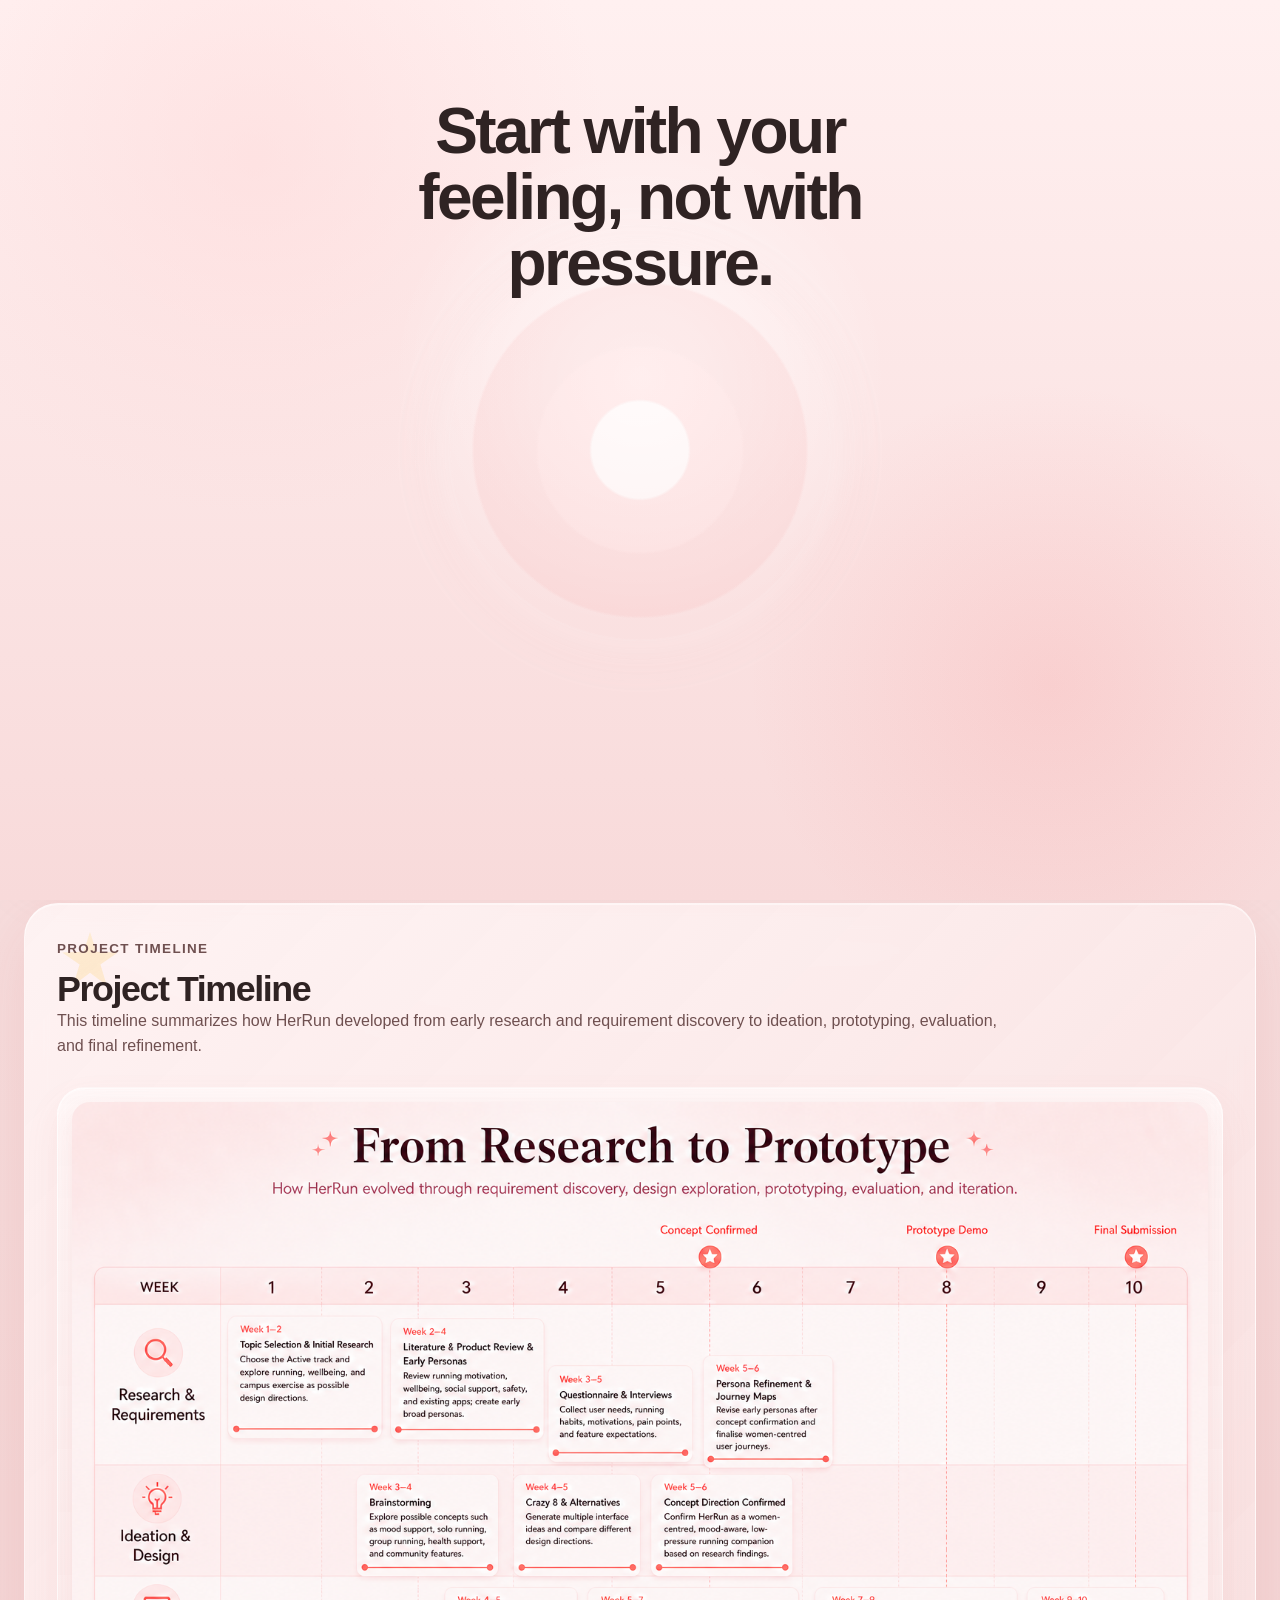
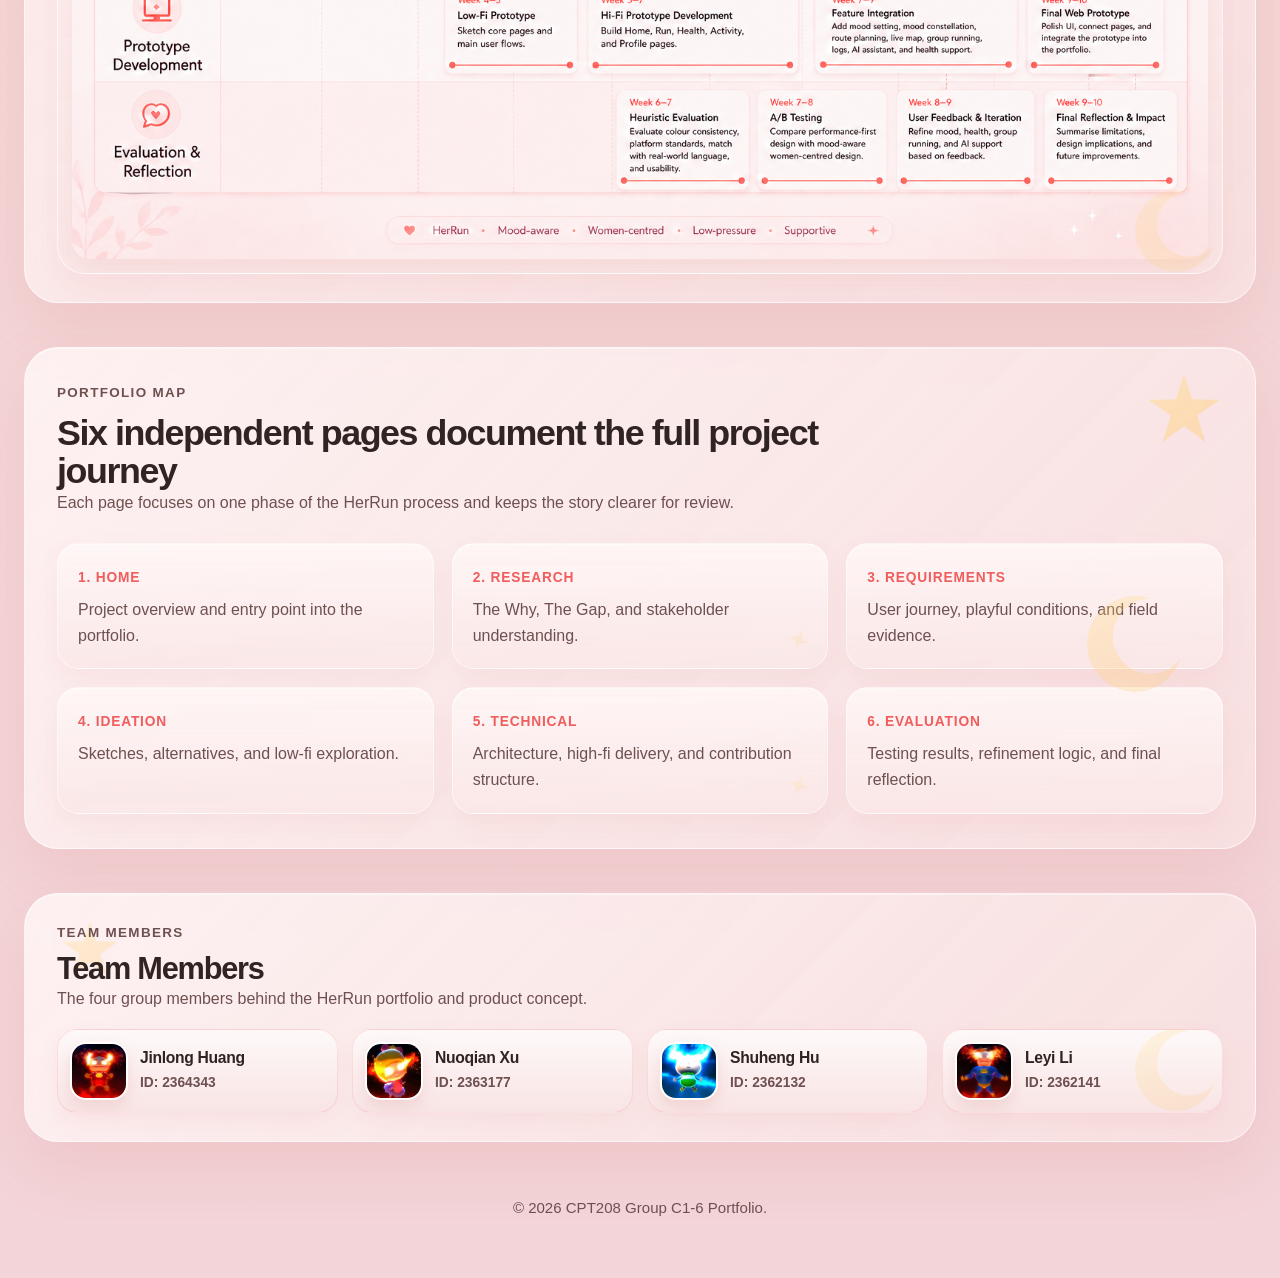
<file: index.html>
<!DOCTYPE html>
<html lang="en">
<head>
    <meta charset="UTF-8">
    <meta name="viewport" content="width=device-width, initial-scale=1.0">
    <title>HerRun | Home</title>
    <script>
        try {
            if (sessionStorage.getItem("herRunIntroShown") === "true") {
                document.documentElement.classList.add("intro-seen");
            }
        } catch (error) {
            document.documentElement.classList.remove("intro-seen");
        }
    </script>
    <link rel="stylesheet" href="style.css">
</head>
<body>
    <div class="ambient-scene" aria-hidden="true">
        <span class="ambient-glow glow-a"></span>
        <span class="ambient-glow glow-b"></span>
        <span class="ambient-glow glow-c"></span>
        <span class="ambient-route route-a"></span>
        <span class="ambient-route route-b"></span>
        <span class="ambient-route route-c"></span>
        <span class="ambient-shape ambient-star star-a"></span>
        <span class="ambient-shape ambient-star star-b"></span>
        <span class="ambient-shape ambient-star star-c"></span>
        <span class="ambient-shape ambient-star star-d"></span>
        <span class="ambient-shape ambient-star star-e"></span>
        <span class="ambient-shape ambient-moon moon-a"></span>
        <span class="ambient-shape ambient-moon moon-b"></span>
        <span class="ambient-shape ambient-moon moon-c"></span>
        <span class="ambient-shape ambient-sparkle sparkle-a"></span>
        <span class="ambient-shape ambient-sparkle sparkle-b"></span>
        <span class="ambient-shape ambient-sparkle sparkle-c"></span>
        <span class="ambient-shape ambient-sparkle sparkle-d"></span>
        <span class="ambient-shape ambient-sparkle sparkle-e"></span>
        <span class="ambient-dot dot-a"></span>
        <span class="ambient-dot dot-b"></span>
        <span class="ambient-dot dot-c"></span>
        <span class="ambient-dot dot-d"></span>
    </div>
    <section class="intro-screen" id="introScreen" aria-label="HerRun opening introduction">
        <div class="intro-ripple" aria-hidden="true"></div>

        <div class="intro-content">
            <p class="intro-line">Start with your feeling, not with pressure.</p>

            <div class="intro-route" aria-hidden="true">
                <svg viewBox="0 0 540 132" role="img">
                    <path class="route-path route-glow" d="M28 84 C86 52, 132 58, 178 80 C232 106, 260 37, 318 48 C382 60, 404 94, 512 62"></path>
                    <path class="route-path route-main" id="introRoutePath" d="M28 84 C86 52, 132 58, 178 80 C232 106, 260 37, 318 48 C382 60, 404 94, 512 62"></path>
                    <path class="route-highlight" d="M28 84 C86 52, 132 58, 178 80 C232 106, 260 37, 318 48 C382 60, 404 94, 512 62"></path>
                    <circle class="route-end-dot" cx="466" cy="76" r="3.8"></circle>

                    <g class="route-star route-star-1" transform="translate(176 80)">
                        <path class="route-star-shape" d="M0 -10 L3 -3 L10 -2 L4 2 L6 9 L0 5 L-6 9 L-4 2 L-10 -2 L-3 -3 Z"></path>
                    </g>
                    <g class="route-star route-star-2" transform="translate(318 48)">
                        <path class="route-star-shape" d="M0 -10 L3 -3 L10 -2 L4 2 L6 9 L0 5 L-6 9 L-4 2 L-10 -2 L-3 -3 Z"></path>
                    </g>
                    <g class="route-star route-star-3" transform="translate(440 78)">
                        <path class="route-star-shape" d="M0 -10 L3 -3 L10 -2 L4 2 L6 9 L0 5 L-6 9 L-4 2 L-10 -2 L-3 -3 Z"></path>
                    </g>
                </svg>
            </div>

            <div class="intro-brand-block">
                <img class="intro-logo" src="images/Icon.png" alt="HerRun logo">
                <h1>HerRun</h1>
                <p>A supportive running experience shaped by emotion, safety, and connection.</p>
            </div>

            <button class="intro-button" id="introEnter" type="button">Explore HerRun</button>
        </div>
    </section>

    <div class="page-shell">
        <nav class="site-nav" aria-label="Main navigation">
            <div class="site-nav-inner">
                <a class="brand" href="index.html">
                    <img class="brand-mark" src="images/Icon.png" alt="HerRun logo">
                    <span>HerRun</span>
                </a>

                <div class="nav-links">
                    <a class="nav-link is-active" href="index.html">Home</a>
                    <a class="nav-link" href="motivation.html">Motivation &amp; Research</a>
                    <a class="nav-link" href="requirements.html">User Requirements</a>
                    <a class="nav-link" href="ideation.html">Ideation &amp; Alternatives</a>
                    <a class="nav-link" href="technical.html">Technical Implementation</a>
                    <a class="nav-link" href="evaluation.html">Evaluation &amp; Reflection</a>
                </div>
            </div>
        </nav>

        <main class="page-main">
            <section class="hero-panel home-overview page-enter" aria-labelledby="overview-title">
                <div class="overview-hero-grid">
                    <div class="hero-copy">
                        <p class="eyebrow">Overview</p>
                        <h1 id="overview-title">A modern running platform for connection, safety, and organization</h1>
                        <p class="lead">
                            HerRun is a university HCI portfolio about designing a running experience that feels safer,
                            more welcoming, and more playful for student communities, especially <span class="women-core-highlight">women runners</span> balancing
                            <span class="women-soft-highlight">wellbeing</span>, social confidence, and everyday campus life.
                        </p>

                        <div class="hero-actions">
                            <a class="button button-primary" href="motivation.html">Start With Research</a>
                            <a class="button button-secondary" href="technical.html">View Implementation</a>
                        </div>
                    </div>

                    <div class="overview-grid">
                        <article class="feature-card">
                            <span class="pill-label">Project Direction</span>
                            <h3>Human-centered and community-driven</h3>
                            <p>
                                HerRun focuses on <span class="women-core-highlight">women runners</span>, <span class="women-soft-highlight">student wellbeing</span>, group coordination, playful motivation,
                                and a stronger <span class="women-soft-highlight">sense of trust</span> before and during participation.
                            </p>
                        </article>

                        <article class="feature-card">
                            <span class="pill-label">Portfolio Logic</span>
                            <h3>From problem framing to reflection</h3>
                            <p>
                                Each page shows one major stage of the design process with meaningful placeholders so the site
                                already feels complete and ready for later final project content.
                            </p>
                        </article>

                        <article class="feature-card">
                            <span class="pill-label">Visual Identity</span>
                            <h3>Soft, editorial, and consistent</h3>
                            <p>
                                The portfolio keeps the HerRun pink/red palette, rounded card system, soft shadows, and
                                polished <span class="women-soft-highlight">feminine aesthetic</span> across every page.
                            </p>
                        </article>
                    </div>
                </div>
            </section>

            <section class="content-panel timeline-section page-enter" aria-labelledby="timeline-title">
                <div class="section-heading timeline-heading">
                    <p class="section-tag">Project Timeline</p>
                    <h2 id="timeline-title">Project Timeline</h2>
                    <p>
                        This timeline summarizes how HerRun developed from early research and requirement discovery to ideation,
                        prototyping, evaluation, and final refinement.
                    </p>
                </div>

                <div class="timeline-frame" aria-label="Scrollable HerRun project timeline">
                    <button class="timeline-image-button" id="timelineImageButton" type="button" aria-label="Enlarge project timeline">
                        <img class="timeline-image" src="images/timeline_3.0.png" alt="HerRun project timeline from research through final refinement">
                    </button>
                </div>
            </section>

            <section class="content-panel portfolio-map-section page-enter" aria-labelledby="portfolio-map-title">
                <div class="section-heading">
                    <p class="section-tag">Portfolio Map</p>
                    <h2 id="portfolio-map-title">Six independent pages document the full project journey</h2>
                    <p>Each page focuses on one phase of the HerRun process and keeps the story clearer for review.</p>
                </div>

                <div class="mini-grid portfolio-map-grid">
                    <article class="mini-card">
                        <span class="mini-kicker">1. Home</span>
                        <p>Project overview and entry point into the portfolio.</p>
                    </article>
                    <article class="mini-card">
                        <span class="mini-kicker">2. Research</span>
                        <p>The Why, The Gap, and stakeholder understanding.</p>
                    </article>
                    <article class="mini-card">
                        <span class="mini-kicker">3. Requirements</span>
                        <p>User journey, playful conditions, and field evidence.</p>
                    </article>
                    <article class="mini-card">
                        <span class="mini-kicker">4. Ideation</span>
                        <p>Sketches, alternatives, and low-fi exploration.</p>
                    </article>
                    <article class="mini-card">
                        <span class="mini-kicker">5. Technical</span>
                        <p>Architecture, high-fi delivery, and contribution structure.</p>
                    </article>
                    <article class="mini-card">
                        <span class="mini-kicker">6. Evaluation</span>
                        <p>Testing results, refinement logic, and final reflection.</p>
                    </article>
                </div>
            </section>

            <section class="content-panel team-section page-enter" aria-labelledby="team-title">
                <div class="section-heading team-heading">
                    <p class="section-tag">Team Members</p>
                    <h2 id="team-title">Team Members</h2>
                    <p>The four group members behind the HerRun portfolio and product concept.</p>
                </div>

                <div class="team-grid" aria-label="HerRun team members">
                    <article class="team-member">
                        <img src="images/Member1.jpg" alt="Portrait of Jinlong Huang">
                        <div>
                            <h3>Jinlong Huang</h3>
                            <p>ID: 2364343</p>
                        </div>
                    </article>

                    <article class="team-member">
                        <img src="images/Member4.jpg" alt="Portrait of Nuoqian Xu">
                        <div>
                            <h3>Nuoqian Xu</h3>
                            <p>ID: 2363177</p>
                        </div>
                    </article>

                    <article class="team-member">
                        <img src="images/Member2.jpg" alt="Portrait of Shuheng Hu">
                        <div>
                            <h3>Shuheng Hu</h3>
                            <p>ID: 2362132</p>
                        </div>
                    </article>

                    <article class="team-member">
                        <img src="images/Member3.jpg" alt="Portrait of Leyi Li">
                        <div>
                            <h3>Leyi Li</h3>
                            <p>ID: 2362141</p>
                        </div>
                    </article>
                </div>
            </section>
        </main>

        <div class="timeline-lightbox" id="timelineLightbox" role="dialog" aria-modal="true" aria-labelledby="timelineLightboxTitle" hidden>
            <button class="timeline-lightbox-backdrop" type="button" data-timeline-close aria-label="Close timeline enlargement"></button>
            <div class="timeline-lightbox-panel">
                <div class="timeline-lightbox-header">
                    <h2 id="timelineLightboxTitle">Project Timeline</h2>
                    <button class="timeline-lightbox-close" type="button" data-timeline-close aria-label="Close timeline enlargement">Close</button>
                </div>
                <div class="timeline-lightbox-scroll">
                    <img src="images/timeline_3.0.png" alt="HerRun project timeline from research through final refinement">
                </div>
            </div>
        </div>

        <footer class="footer">
            <p>© 2026 CPT208 Group C1-6 Portfolio.</p>
        </footer>
    </div>
    <script>
        const introScreen = document.getElementById("introScreen");
        const introEnter = document.getElementById("introEnter");
        const introRoutePaths = document.querySelectorAll(".route-main, .route-highlight");
        const introStorageKey = "herRunIntroShown";
        const introSteps = [
            ["is-step-1", 100],
            ["is-step-2", 950],
            ["is-step-3", 2050],
            ["is-step-4", 3350],
            ["is-step-5", 4650]
        ];

        const hasSeenIntro = (() => {
            try {
                return sessionStorage.getItem(introStorageKey) === "true";
            } catch (error) {
                return false;
            }
        })();

        if (hasSeenIntro) {
            introScreen.setAttribute("hidden", "");
        } else {
            document.body.classList.add("intro-active");

            introRoutePaths.forEach((path) => {
                const routeLength = path.getTotalLength();
                path.style.setProperty("--route-length", routeLength);
                path.style.strokeDasharray = path.classList.contains("route-highlight")
                    ? `42 ${routeLength}`
                    : routeLength;
                path.style.strokeDashoffset = routeLength;
            });

            introSteps.forEach(([className, delay]) => {
                window.setTimeout(() => {
                    introScreen.classList.add(className);

                    if (className === "is-step-5") {
                        introEnter.removeAttribute("disabled");
                        introEnter.setAttribute("aria-hidden", "false");
                    }
                }, delay);
            });

            introEnter.setAttribute("disabled", "");
            introEnter.setAttribute("aria-hidden", "true");

            introEnter.addEventListener("click", () => {
                try {
                    sessionStorage.setItem(introStorageKey, "true");
                } catch (error) {
                    // Storage can be unavailable in private or restricted browsing modes.
                }

                introScreen.classList.add("is-leaving");
                document.body.classList.remove("intro-active");

                window.setTimeout(() => {
                    introScreen.setAttribute("hidden", "");
                }, 760);
            });
        }

        const timelineImageButton = document.getElementById("timelineImageButton");
        const timelineLightbox = document.getElementById("timelineLightbox");
        const timelineCloseButtons = document.querySelectorAll("[data-timeline-close]");
        let timelineLastFocus = null;

        const openTimelineLightbox = () => {
            if (!timelineLightbox) {
                return;
            }

            timelineLastFocus = document.activeElement;
            timelineLightbox.removeAttribute("hidden");
            document.body.classList.add("timeline-lightbox-open");

            const closeButton = timelineLightbox.querySelector(".timeline-lightbox-close");
            if (closeButton) {
                closeButton.focus();
            }
        };

        const closeTimelineLightbox = () => {
            if (!timelineLightbox || timelineLightbox.hasAttribute("hidden")) {
                return;
            }

            timelineLightbox.setAttribute("hidden", "");
            document.body.classList.remove("timeline-lightbox-open");

            if (timelineLastFocus && typeof timelineLastFocus.focus === "function") {
                timelineLastFocus.focus();
            }
        };

        if (timelineImageButton && timelineLightbox) {
            timelineImageButton.addEventListener("click", openTimelineLightbox);
            timelineCloseButtons.forEach((button) => {
                button.addEventListener("click", closeTimelineLightbox);
            });

            document.addEventListener("keydown", (event) => {
                if (event.key === "Escape") {
                    closeTimelineLightbox();
                }
            });
        }
    </script>
</body>
</html>
</file>
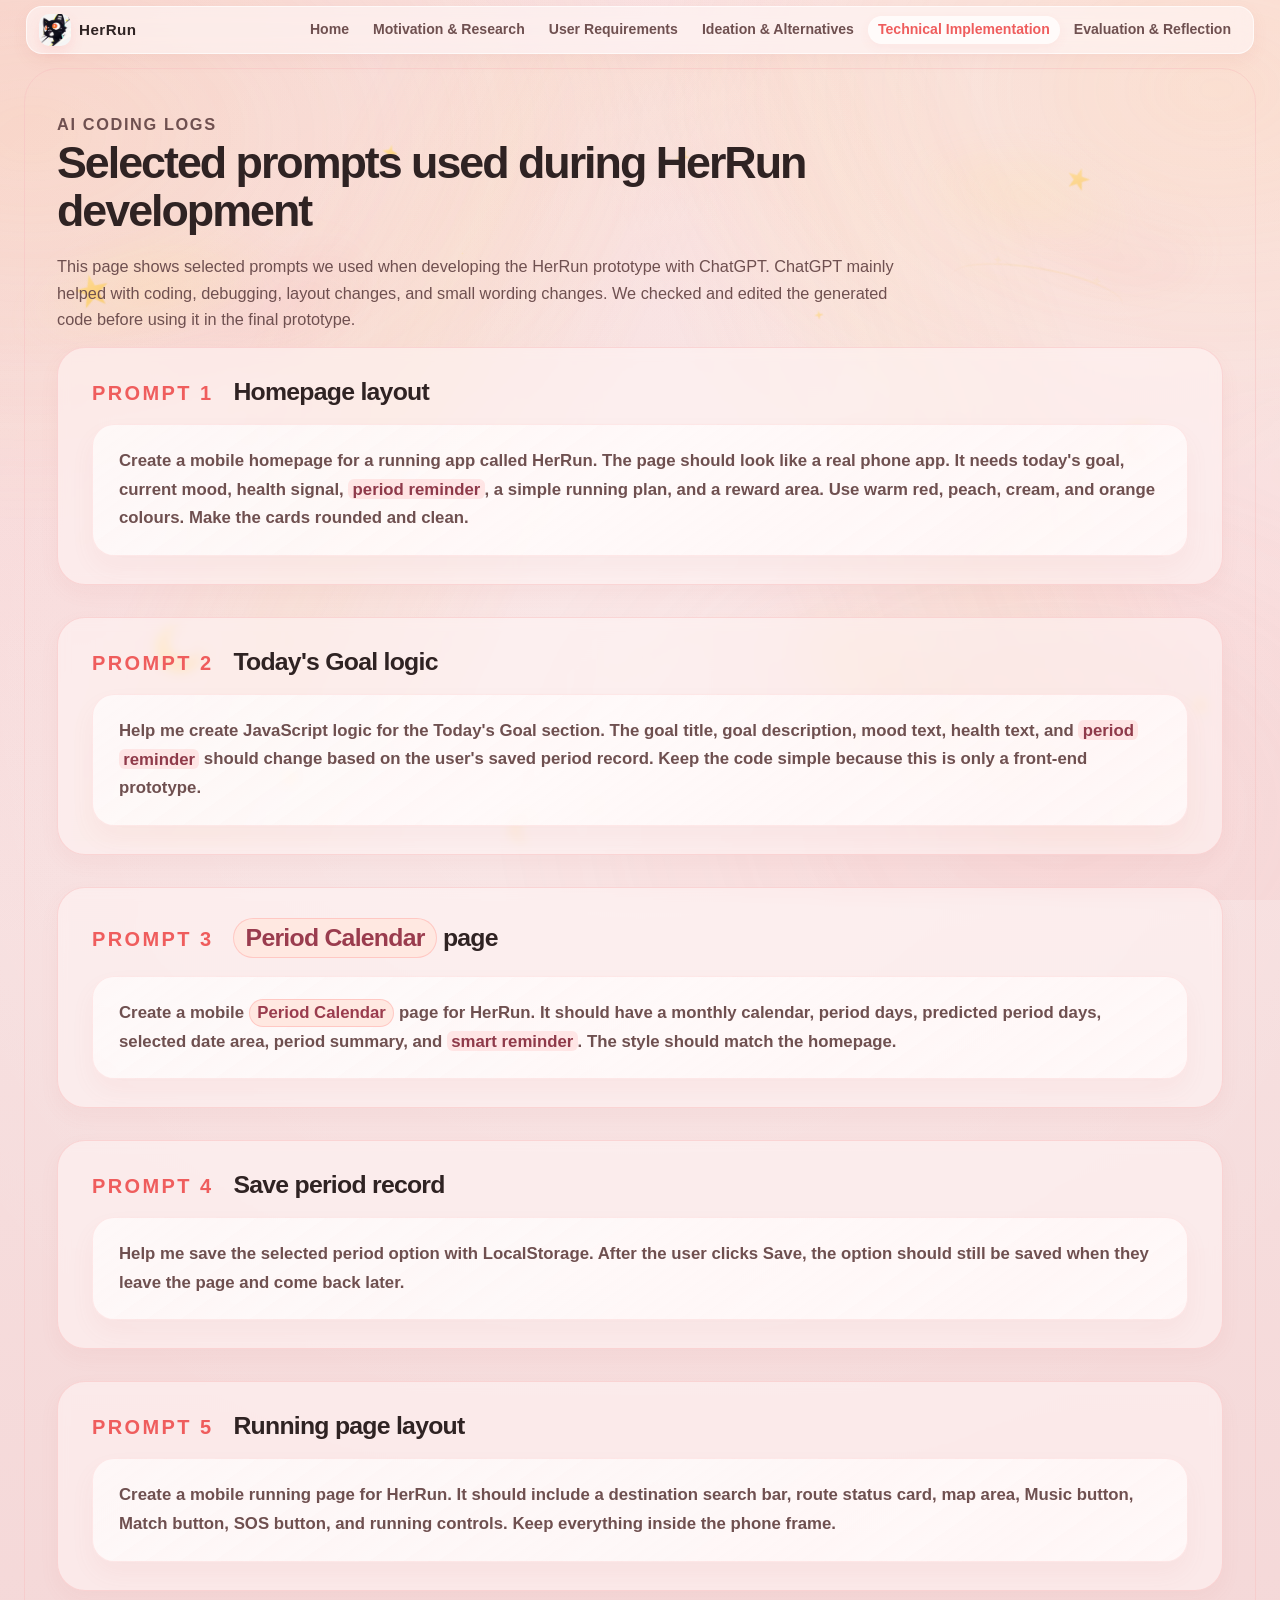
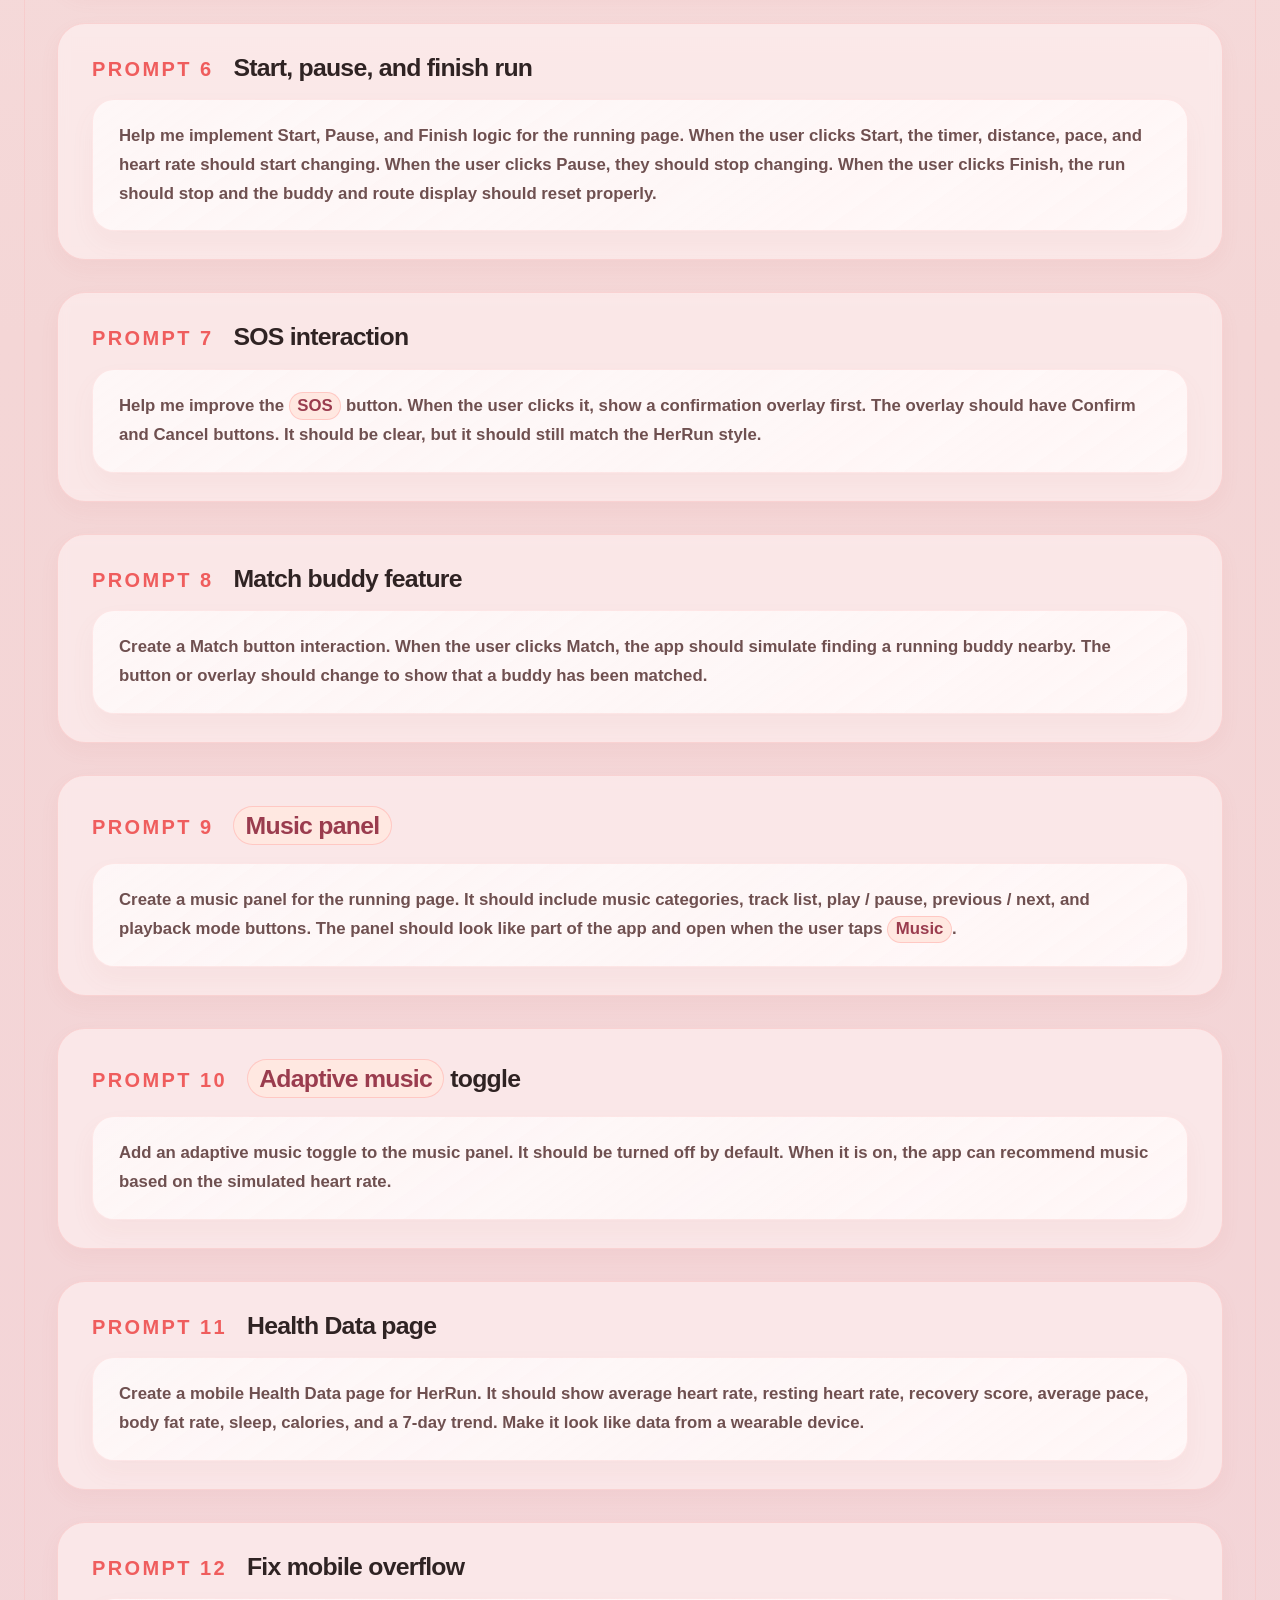
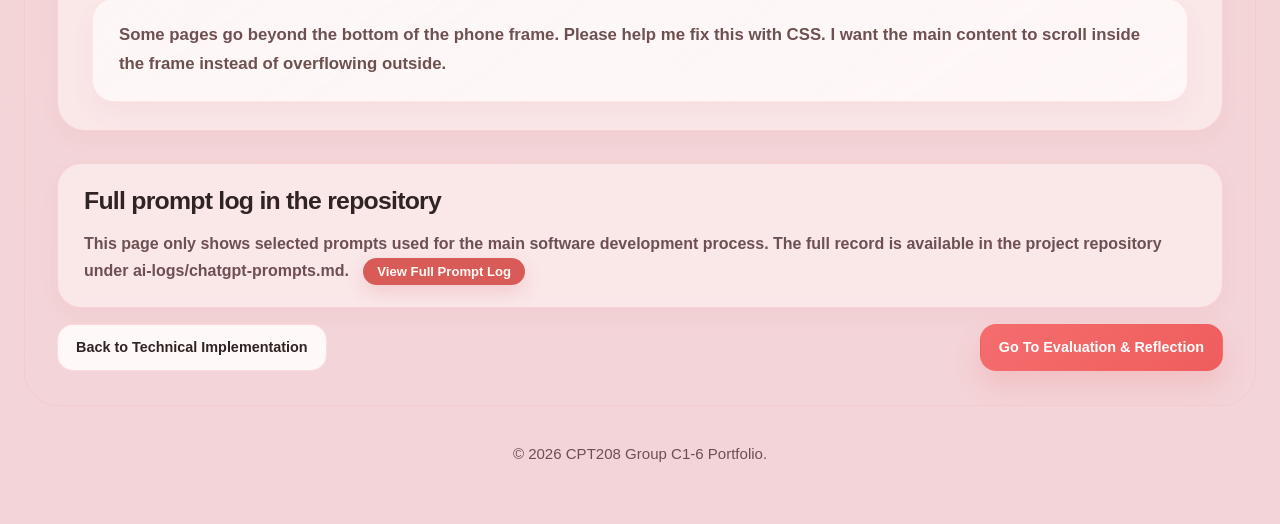
<file: ai-logs.html>
<!DOCTYPE html>
<html lang="en">
<head>
    <meta charset="UTF-8">
    <meta name="viewport" content="width=device-width, initial-scale=1.0">
    <title>HerRun | AI Coding Logs</title>
    <link rel="stylesheet" href="style.css">
</head>
<body class="ai-logs-page">
    <div class="ambient-scene" aria-hidden="true">
        <span class="ambient-glow glow-a"></span>
        <span class="ambient-glow glow-b"></span>
        <span class="ambient-glow glow-c"></span>
        <span class="ambient-route route-a"></span>
        <span class="ambient-route route-b"></span>
        <span class="ambient-route route-c"></span>
        <span class="ambient-shape ambient-star star-a"></span>
        <span class="ambient-shape ambient-star star-b"></span>
        <span class="ambient-shape ambient-star star-c"></span>
        <span class="ambient-shape ambient-star star-d"></span>
        <span class="ambient-shape ambient-star star-e"></span>
        <span class="ambient-shape ambient-moon moon-a"></span>
        <span class="ambient-shape ambient-moon moon-b"></span>
        <span class="ambient-shape ambient-moon moon-c"></span>
        <span class="ambient-shape ambient-sparkle sparkle-a"></span>
        <span class="ambient-shape ambient-sparkle sparkle-b"></span>
        <span class="ambient-shape ambient-sparkle sparkle-c"></span>
        <span class="ambient-shape ambient-sparkle sparkle-d"></span>
        <span class="ambient-shape ambient-sparkle sparkle-e"></span>
        <span class="ambient-dot dot-a"></span>
        <span class="ambient-dot dot-b"></span>
        <span class="ambient-dot dot-c"></span>
        <span class="ambient-dot dot-d"></span>
    </div>

    <div class="page-shell">
        <nav class="site-nav" aria-label="Main navigation">
            <div class="site-nav-inner">
                <a class="brand" href="index.html">
                    <img class="brand-mark" src="images/Icon.png" alt="HerRun logo">
                    <span>HerRun</span>
                </a>

                <div class="nav-links">
                    <a class="nav-link" href="index.html">Home</a>
                    <a class="nav-link" href="motivation.html">Motivation &amp; Research</a>
                    <a class="nav-link" href="requirements.html">User Requirements</a>
                    <a class="nav-link" href="ideation.html">Ideation &amp; Alternatives</a>
                    <a class="nav-link is-active" href="technical.html">Technical Implementation</a>
                    <a class="nav-link" href="evaluation.html">Evaluation &amp; Reflection</a>
                </div>
            </div>
        </nav>

        <main class="page-main">
            <section class="content-panel subpage-panel page-enter">
                <div class="section-heading">
                    <p class="section-tag">AI Coding Logs</p>
                    <h1 class="page-title">Selected prompts used during HerRun development</h1>
                    <p>
                        This page shows selected prompts we used when developing the HerRun prototype with ChatGPT.
                        ChatGPT mainly helped with coding, debugging, layout changes, and small wording changes.
                        We checked and edited the generated code before using it in the final prototype.
                    </p>
                </div>

                <section class="content-card">
                    <div class="subsection-heading ai-prompt-heading">
                        <p class="section-tag">Prompt 1</p>
                        <h2>Homepage layout</h2>
                    </div>

                    <div class="ai-log-block">
                        <p>
                            Create a mobile homepage for a running app called HerRun. The page should look like a real phone app.
                            It needs today's goal, current mood, health signal, <span class="women-soft-highlight">period reminder</span>, a simple running plan, and a reward area.
                            Use warm red, peach, cream, and orange colours. Make the cards rounded and clean.
                        </p>
                    </div>
                </section>

                <section class="content-card">
                    <div class="subsection-heading ai-prompt-heading">
                        <p class="section-tag">Prompt 2</p>
                        <h2>Today's Goal logic</h2>
                    </div>

                    <div class="ai-log-block">
                        <p>
                            Help me create JavaScript logic for the Today's Goal section. The goal title, goal description,
                            mood text, health text, and <span class="women-soft-highlight">period reminder</span> should change based on the user's saved period record.
                            Keep the code simple because this is only a front-end prototype.
                        </p>
                    </div>
                </section>

                <section class="content-card">
                    <div class="subsection-heading ai-prompt-heading">
                        <p class="section-tag">Prompt 3</p>
                        <h2><span class="women-feature-tag">Period Calendar</span> page</h2>
                    </div>

                    <div class="ai-log-block">
                        <p>
                            Create a mobile <span class="women-feature-tag">Period Calendar</span> page for HerRun. It should have a monthly calendar, period days,
                            predicted period days, selected date area, period summary, and <span class="women-soft-highlight">smart reminder</span>. The style should match the homepage.
                        </p>
                    </div>
                </section>

                <section class="content-card">
                    <div class="subsection-heading ai-prompt-heading">
                        <p class="section-tag">Prompt 4</p>
                        <h2>Save period record</h2>
                    </div>

                    <div class="ai-log-block">
                        <p>
                            Help me save the selected period option with LocalStorage. After the user clicks Save,
                            the option should still be saved when they leave the page and come back later.
                        </p>
                    </div>
                </section>

                <section class="content-card">
                    <div class="subsection-heading ai-prompt-heading">
                        <p class="section-tag">Prompt 5</p>
                        <h2>Running page layout</h2>
                    </div>

                    <div class="ai-log-block">
                        <p>
                            Create a mobile running page for HerRun. It should include a destination search bar, route status card,
                            map area, Music button, Match button, SOS button, and running controls. Keep everything inside the phone frame.
                        </p>
                    </div>
                </section>

                <section class="content-card">
                    <div class="subsection-heading ai-prompt-heading">
                        <p class="section-tag">Prompt 6</p>
                        <h2>Start, pause, and finish run</h2>
                    </div>

                    <div class="ai-log-block">
                        <p>
                            Help me implement Start, Pause, and Finish logic for the running page. When the user clicks Start,
                            the timer, distance, pace, and heart rate should start changing. When the user clicks Pause, they should stop changing.
                            When the user clicks Finish, the run should stop and the buddy and route display should reset properly.
                        </p>
                    </div>
                </section>

                <section class="content-card">
                    <div class="subsection-heading ai-prompt-heading">
                        <p class="section-tag">Prompt 7</p>
                        <h2>SOS interaction</h2>
                    </div>

                    <div class="ai-log-block">
                        <p>
                            Help me improve the <span class="women-feature-tag">SOS</span> button. When the user clicks it, show a confirmation overlay first.
                            The overlay should have Confirm and Cancel buttons. It should be clear, but it should still match the HerRun style.
                        </p>
                    </div>
                </section>

                <section class="content-card">
                    <div class="subsection-heading ai-prompt-heading">
                        <p class="section-tag">Prompt 8</p>
                        <h2>Match buddy feature</h2>
                    </div>

                    <div class="ai-log-block">
                        <p>
                            Create a Match button interaction. When the user clicks Match, the app should simulate finding a running buddy nearby.
                            The button or overlay should change to show that a buddy has been matched.
                        </p>
                    </div>
                </section>

                <section class="content-card">
                    <div class="subsection-heading ai-prompt-heading">
                        <p class="section-tag">Prompt 9</p>
                        <h2><span class="women-feature-tag">Music panel</span></h2>
                    </div>

                    <div class="ai-log-block">
                        <p>
                            Create a music panel for the running page. It should include music categories, track list, play / pause,
                            previous / next, and playback mode buttons. The panel should look like part of the app and open when the user taps <span class="women-feature-tag">Music</span>.
                        </p>
                    </div>
                </section>

                <section class="content-card">
                    <div class="subsection-heading ai-prompt-heading">
                        <p class="section-tag">Prompt 10</p>
                        <h2><span class="women-feature-tag">Adaptive music</span> toggle</h2>
                    </div>

                    <div class="ai-log-block">
                        <p>
                            Add an adaptive music toggle to the music panel. It should be turned off by default.
                            When it is on, the app can recommend music based on the simulated heart rate.
                        </p>
                    </div>
                </section>

                <section class="content-card">
                    <div class="subsection-heading ai-prompt-heading">
                        <p class="section-tag">Prompt 11</p>
                        <h2>Health Data page</h2>
                    </div>

                    <div class="ai-log-block">
                        <p>
                            Create a mobile Health Data page for HerRun. It should show average heart rate, resting heart rate,
                            recovery score, average pace, body fat rate, sleep, calories, and a 7-day trend.
                            Make it look like data from a wearable device.
                        </p>
                    </div>
                </section>

                <section class="content-card">
                    <div class="subsection-heading ai-prompt-heading">
                        <p class="section-tag">Prompt 12</p>
                        <h2>Fix mobile overflow</h2>
                    </div>

                    <div class="ai-log-block">
                        <p>
                            Some pages go beyond the bottom of the phone frame. Please help me fix this with CSS.
                            I want the main content to scroll inside the frame instead of overflowing outside.
                        </p>
                    </div>
                </section>

                <section class="content-card compact-info-card">
                    <h2>Full prompt log in the repository</h2>

                    <p class="compact-info-text">
                        This page only shows selected prompts used for the main software development process.
                        The full record is available in the project repository under
                        <strong>ai-logs/chatgpt-prompts.md</strong>.
                        <a class="inline-log-button" href="ai-logs/chatgpt-prompts.md">
                            View Full Prompt Log
                        </a>
                    </p>
                </section>

                <div class="page-cta page-cta-paired">
                    <a class="button button-secondary" href="technical.html">Back to Technical Implementation</a>
                    <a class="button button-primary" href="evaluation.html">Go To Evaluation &amp; Reflection</a>
                </div>
            </section>
        </main>

        <footer class="footer">
            <p>© 2026 CPT208 Group C1-6 Portfolio.</p>
        </footer>
    </div>
</body>
</html>
</file>
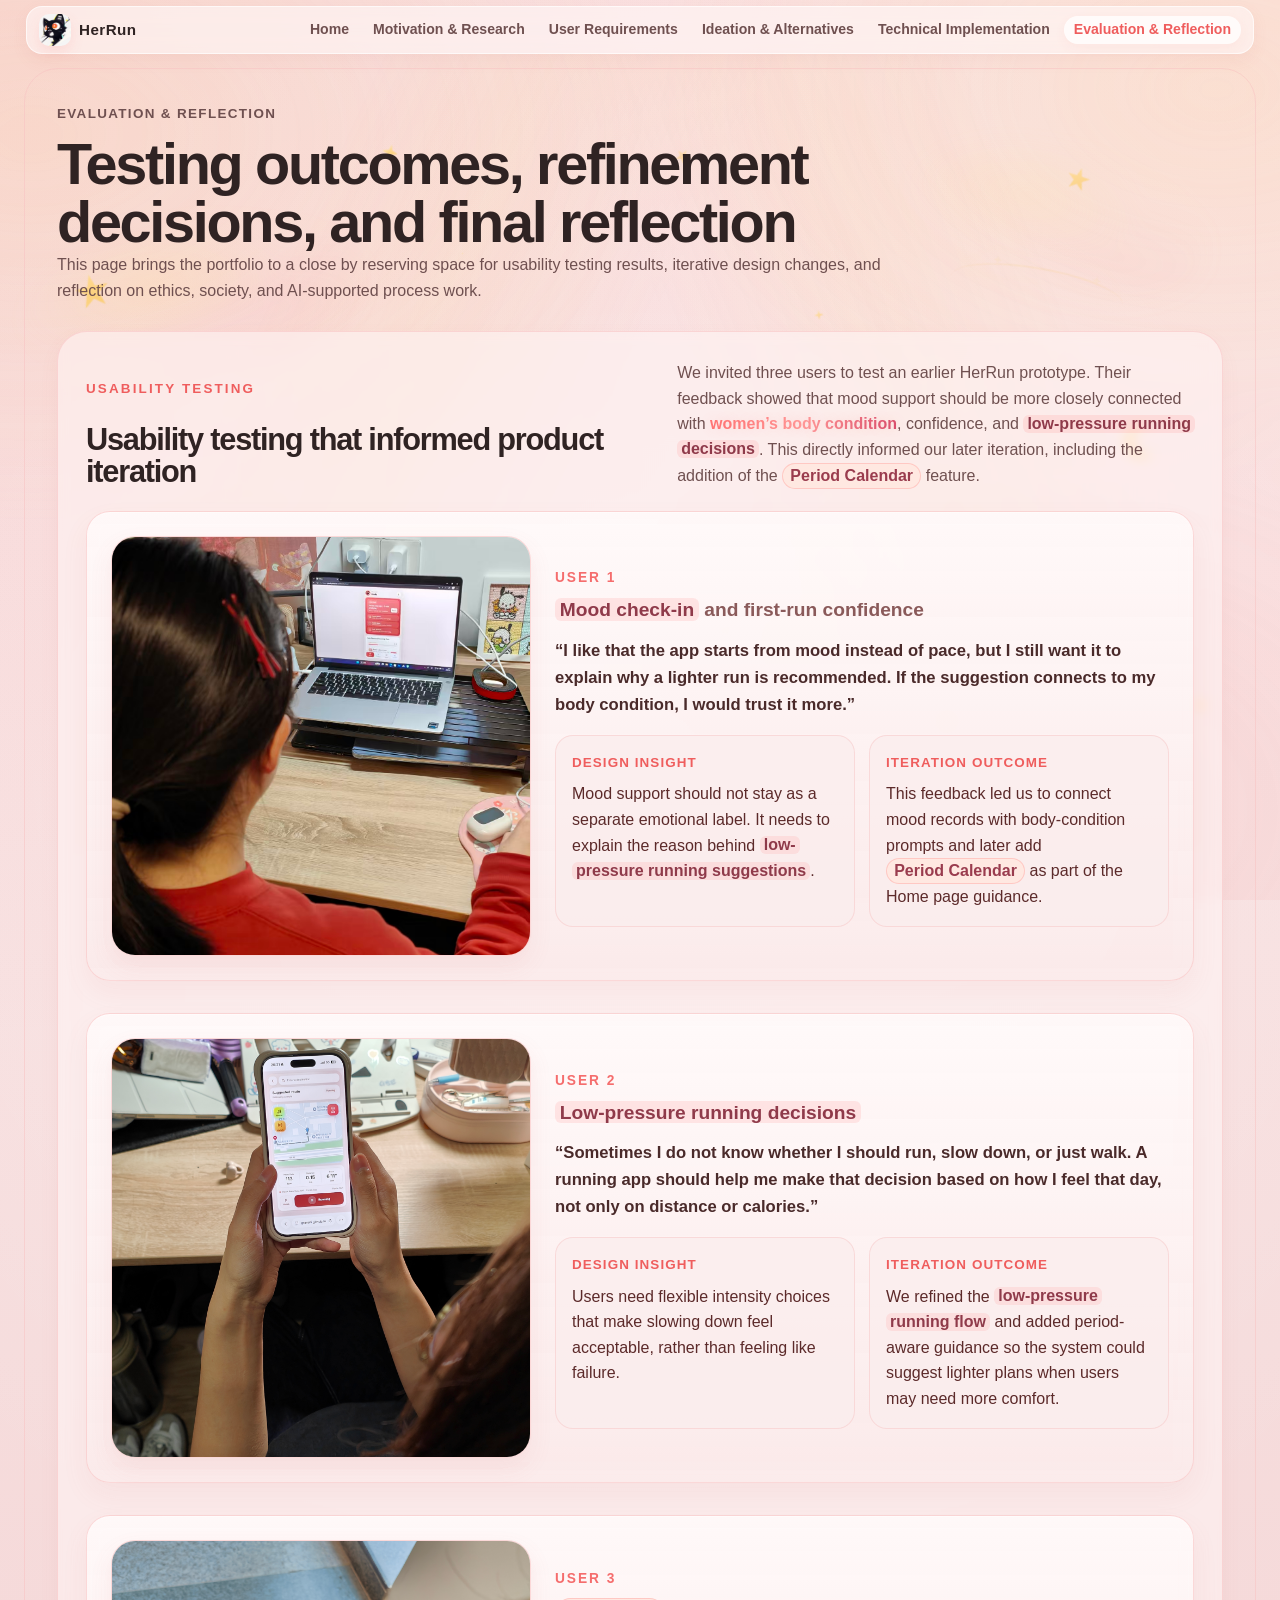
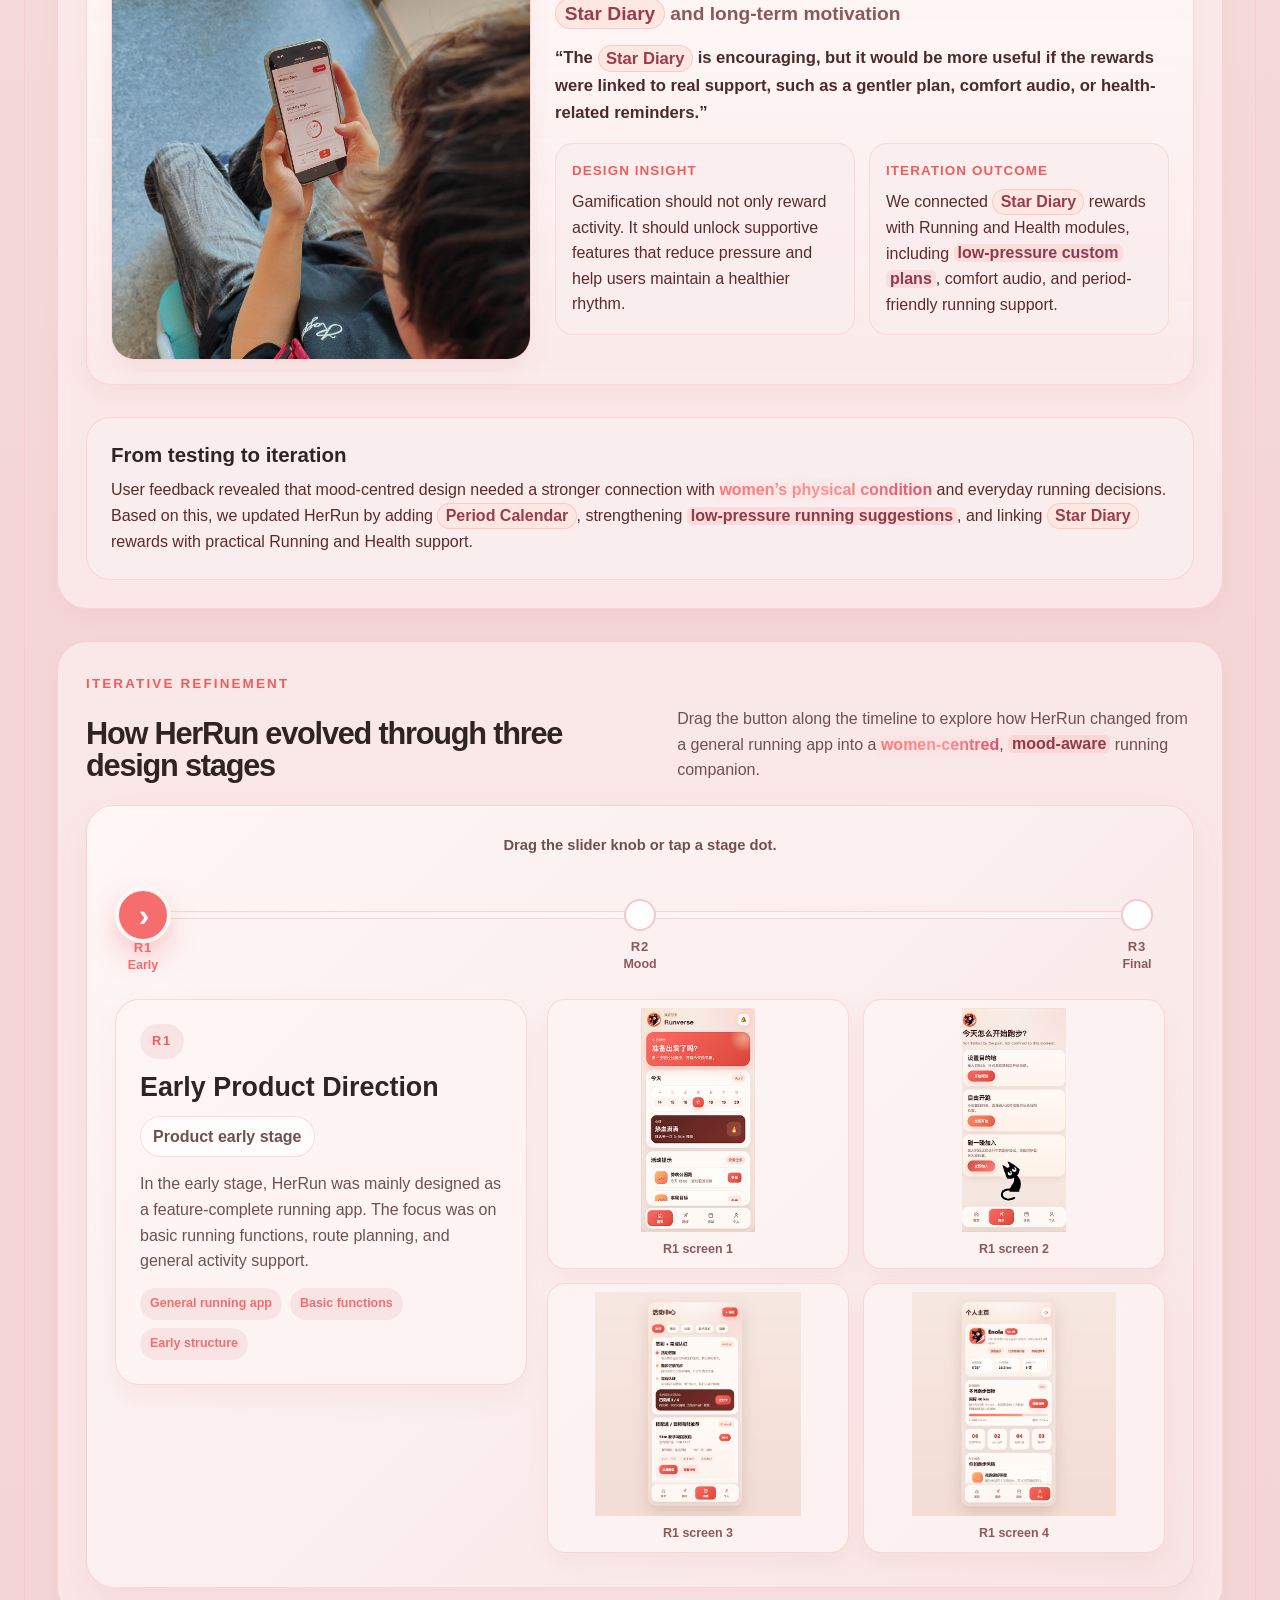
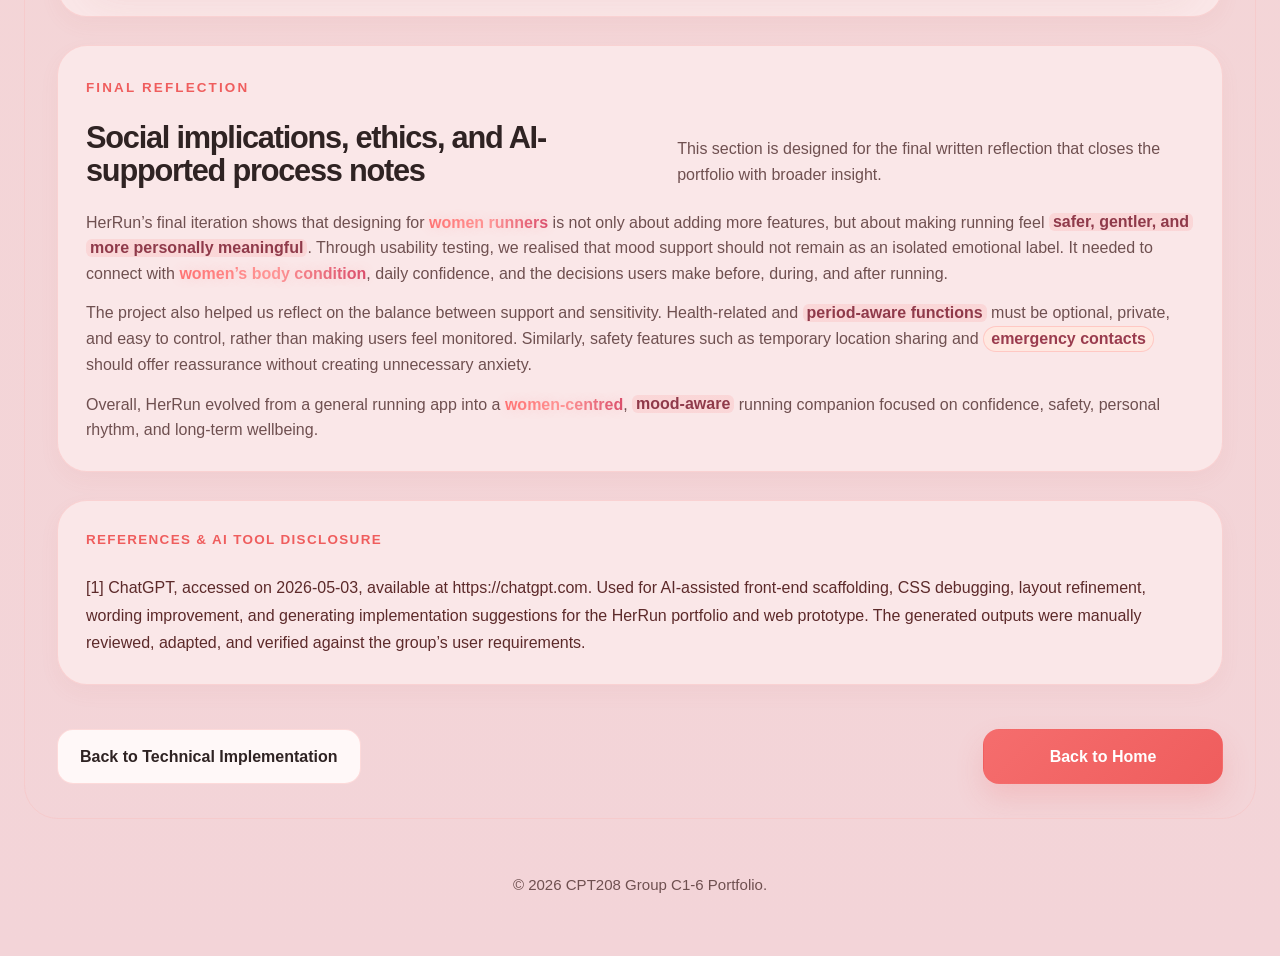
<file: evaluation.html>
<!DOCTYPE html>
<html lang="en">
<head>
    <meta charset="UTF-8">
    <meta name="viewport" content="width=device-width, initial-scale=1.0">
    <title>HerRun | Evaluation &amp; Reflection</title>
    <link rel="stylesheet" href="style.css">
</head>
<body>
    <div class="ambient-scene" aria-hidden="true">
        <span class="ambient-glow glow-a"></span>
        <span class="ambient-glow glow-b"></span>
        <span class="ambient-glow glow-c"></span>
        <span class="ambient-route route-a"></span>
        <span class="ambient-route route-b"></span>
        <span class="ambient-route route-c"></span>
        <span class="ambient-shape ambient-star star-a"></span>
        <span class="ambient-shape ambient-star star-b"></span>
        <span class="ambient-shape ambient-star star-c"></span>
        <span class="ambient-shape ambient-star star-d"></span>
        <span class="ambient-shape ambient-star star-e"></span>
        <span class="ambient-shape ambient-moon moon-a"></span>
        <span class="ambient-shape ambient-moon moon-b"></span>
        <span class="ambient-shape ambient-moon moon-c"></span>
        <span class="ambient-shape ambient-sparkle sparkle-a"></span>
        <span class="ambient-shape ambient-sparkle sparkle-b"></span>
        <span class="ambient-shape ambient-sparkle sparkle-c"></span>
        <span class="ambient-shape ambient-sparkle sparkle-d"></span>
        <span class="ambient-shape ambient-sparkle sparkle-e"></span>
        <span class="ambient-dot dot-a"></span>
        <span class="ambient-dot dot-b"></span>
        <span class="ambient-dot dot-c"></span>
        <span class="ambient-dot dot-d"></span>
    </div>
    <div class="page-shell">
        <nav class="site-nav" aria-label="Main navigation">
            <div class="site-nav-inner">
                <a class="brand" href="index.html">
                    <img class="brand-mark" src="images/Icon.png" alt="HerRun logo">
                    <span>HerRun</span>
                </a>
                <div class="nav-links">
                    <a class="nav-link" href="index.html">Home</a>
                    <a class="nav-link" href="motivation.html">Motivation &amp; Research</a>
                    <a class="nav-link" href="requirements.html">User Requirements</a>
                    <a class="nav-link" href="ideation.html">Ideation &amp; Alternatives</a>
                    <a class="nav-link" href="technical.html">Technical Implementation</a>
                    <a class="nav-link is-active" href="evaluation.html">Evaluation &amp; Reflection</a>
                </div>
            </div>
        </nav>

        <main class="page-main">
            <section class="content-panel subpage-panel page-enter">
                <div class="section-heading">
                    <p class="section-tag">Evaluation &amp; Reflection</p>
                    <h1 class="page-title">Testing outcomes, refinement decisions, and final reflection</h1>
                    <p>
                        This page brings the portfolio to a close by reserving space for usability testing results,
                        iterative design changes, and reflection on ethics, society, and AI-supported process work.
                    </p>
                </div>

                <section class="content-card">
                    <div class="subsection-heading">
                        <div>
                            <p class="section-tag">Usability Testing</p>
                            <h2>Usability testing that informed product iteration</h2>
                        </div>
                        <p>We invited three users to test an earlier HerRun prototype. Their feedback showed that mood support should be more closely connected with <span class="women-core-highlight">women’s body condition</span>, confidence, and <span class="women-soft-highlight">low-pressure running decisions</span>. This directly informed our later iteration, including the addition of the <span class="women-feature-tag">Period Calendar</span> feature.</p>
                    </div>

                    <div class="usability-testing-list">
                        <article class="usability-testing-row">
                            <div class="usability-image-wrap">
                                <img src="images/Usability_Testing_1.jpg" alt="Usability testing session with User 1 viewing the HerRun prototype">
                            </div>
                            <div class="usability-feedback">
                                <div>
                                    <span class="usability-user-label">User 1</span>
                                    <h3><span class="women-soft-highlight">Mood check-in</span> and first-run confidence</h3>
                                </div>
                                <blockquote>“I like that the app starts from mood instead of pace, but I still want it to explain why a lighter run is recommended. If the suggestion connects to my body condition, I would trust it more.”</blockquote>
                                <div class="usability-insight-grid">
                                    <div class="usability-insight-card">
                                        <span>Design insight</span>
                                        <p>Mood support should not stay as a separate emotional label. It needs to explain the reason behind <span class="women-soft-highlight">low-pressure running suggestions</span>.</p>
                                    </div>
                                    <div class="usability-insight-card">
                                        <span>Iteration outcome</span>
                                        <p>This feedback led us to connect mood records with body-condition prompts and later add <span class="women-feature-tag">Period Calendar</span> as part of the Home page guidance.</p>
                                    </div>
                                </div>
                            </div>
                        </article>

                        <article class="usability-testing-row">
                            <div class="usability-image-wrap">
                                <img src="images/Usability_Testing_2.jpg" alt="Usability testing session with User 2 reviewing the HerRun prototype">
                            </div>
                            <div class="usability-feedback">
                                <div>
                                    <span class="usability-user-label">User 2</span>
                                    <h3><span class="women-soft-highlight">Low-pressure running decisions</span></h3>
                                </div>
                                <blockquote>“Sometimes I do not know whether I should run, slow down, or just walk. A running app should help me make that decision based on how I feel that day, not only on distance or calories.”</blockquote>
                                <div class="usability-insight-grid">
                                    <div class="usability-insight-card">
                                        <span>Design insight</span>
                                        <p>Users need flexible intensity choices that make slowing down feel acceptable, rather than feeling like failure.</p>
                                    </div>
                                    <div class="usability-insight-card">
                                        <span>Iteration outcome</span>
                                        <p>We refined the <span class="women-soft-highlight">low-pressure running flow</span> and added period-aware guidance so the system could suggest lighter plans when users may need more comfort.</p>
                                    </div>
                                </div>
                            </div>
                        </article>

                        <article class="usability-testing-row">
                            <div class="usability-image-wrap">
                                <img src="images/Usability_Testing_3.jpg" alt="Usability testing session with User 3 discussing HerRun features">
                            </div>
                            <div class="usability-feedback">
                                <div>
                                    <span class="usability-user-label">User 3</span>
                                    <h3><span class="women-feature-tag">Star Diary</span> and long-term motivation</h3>
                                </div>
                                <blockquote>“The <span class="women-feature-tag">Star Diary</span> is encouraging, but it would be more useful if the rewards were linked to real support, such as a gentler plan, comfort audio, or health-related reminders.”</blockquote>
                                <div class="usability-insight-grid">
                                    <div class="usability-insight-card">
                                        <span>Design insight</span>
                                        <p>Gamification should not only reward activity. It should unlock supportive features that reduce pressure and help users maintain a healthier rhythm.</p>
                                    </div>
                                    <div class="usability-insight-card">
                                        <span>Iteration outcome</span>
                                        <p>We connected <span class="women-feature-tag">Star Diary</span> rewards with Running and Health modules, including <span class="women-soft-highlight">low-pressure custom plans</span>, comfort audio, and period-friendly running support.</p>
                                    </div>
                                </div>
                            </div>
                        </article>

                        <article class="usability-summary-card">
                            <h3>From testing to iteration</h3>
                            <p>User feedback revealed that mood-centred design needed a stronger connection with <span class="women-core-highlight">women’s physical condition</span> and everyday running decisions. Based on this, we updated HerRun by adding <span class="women-feature-tag">Period Calendar</span>, strengthening <span class="women-soft-highlight">low-pressure running suggestions</span>, and linking <span class="women-feature-tag">Star Diary</span> rewards with practical Running and Health support.</p>
                        </article>
                    </div>
                </section>

                <div class="two-panel-grid">
                    <section class="content-card">
                        <div class="subsection-heading">
                            <div>
                                <p class="section-tag">Iterative Refinement</p>
                                <h2>How HerRun evolved through three design stages</h2>
                            </div>
                            <p>Drag the button along the timeline to explore how HerRun changed from a general running app into a <span class="women-core-highlight">women-centred</span>, <span class="women-soft-highlight">mood-aware</span> running companion.</p>
                        </div>

                        <div class="refinement-module" data-refinement-module data-stage-theme="early" style="--progress-percent: 0%;">
                            <div class="refinement-timeline" aria-label="Iterative refinement timeline">
                                <p class="refinement-hint">Drag the slider knob or tap a stage dot.</p>
                                <div class="refinement-track-wrap" data-refinement-track-wrap>
                                    <div class="refinement-track" aria-hidden="true" data-refinement-track>
                                        <div class="refinement-track-fill"></div>
                                    </div>
                                    <button class="refinement-runner" type="button" role="slider" aria-label="Drag slider knob to explore design stages" aria-valuemin="0" aria-valuemax="2" aria-valuenow="0" data-refinement-runner><span>›</span></button>
                                    <div class="refinement-points" role="list">
                                        <button class="refinement-point is-active" type="button" data-stage-index="0">
                                            <span>R1</span>
                                            <small>Early</small>
                                        </button>
                                        <button class="refinement-point" type="button" data-stage-index="1">
                                            <span>R2</span>
                                            <small>Mood</small>
                                        </button>
                                        <button class="refinement-point" type="button" data-stage-index="2">
                                            <span>R3</span>
                                            <small>Final</small>
                                        </button>
                                    </div>
                                </div>
                            </div>

                            <div class="refinement-stage-content" data-refinement-content></div>
                        </div>
                    </section>

                    <section class="content-card">
                        <div class="subsection-heading">
                            <div>
                                <p class="section-tag">Final Reflection</p>
                                <h2>Social implications, ethics, and AI-supported process notes</h2>
                            </div>
                            <p>This section is designed for the final written reflection that closes the portfolio with broader insight.</p>
                        </div>

                        <div class="reflection-block">
                            <p>
                                HerRun’s final iteration shows that designing for <span class="women-core-highlight">women runners</span> is not only about adding more features, 
                                but about making running feel <span class="women-soft-highlight">safer, gentler, and more personally meaningful</span>. 
                                Through usability testing, we realised that mood support should not remain as an isolated emotional label. 
                                It needed to connect with <span class="women-core-highlight">women’s body condition</span>, daily confidence, and the decisions users make before, during, and after running.
                            </p>
                            <p>
                                The project also helped us reflect on the balance between support and sensitivity. 
                                Health-related and <span class="women-soft-highlight">period-aware functions</span> must be optional, private, and easy to control, rather than making users feel monitored. 
                                Similarly, safety features such as temporary location sharing and <span class="women-feature-tag">emergency contacts</span> should offer reassurance without creating unnecessary anxiety.
                            </p>
                            <p>
                                Overall, HerRun evolved from a general running app into a <span class="women-core-highlight">women-centred</span>, <span class="women-soft-highlight">mood-aware</span> running companion focused on confidence, safety, personal rhythm, and long-term wellbeing.
                            </p>
                        </div>

                    </section>

                    <section class="content-card ai-disclosure-card">
                        <p class="section-tag">REFERENCES &amp; AI TOOL DISCLOSURE</p>
                        <p>[1] ChatGPT, accessed on 2026-05-03, available at https://chatgpt.com. Used for AI-assisted front-end scaffolding, CSS debugging, layout refinement, wording improvement, and generating implementation suggestions for the HerRun portfolio and web prototype. The generated outputs were manually reviewed, adapted, and verified against the group’s user requirements.</p>
                    </section>
                </div>

                <div class="page-cta page-cta-paired">
                    <a class="button button-secondary" href="technical.html">Back to Technical Implementation</a>
                    <a class="button button-primary" href="index.html">Back to Home</a>
                </div>
            </section>
        </main>

        <footer class="footer">
            <p>© 2026 CPT208 Group C1-6 Portfolio.</p>
        </footer>
    </div>
    <script>
        const refinementStages = [
            {
                key: "R1",
                label: "R1",
                title: "Early Product Direction",
                tag: "Product early stage",
                description:
                    "In the early stage, HerRun was mainly designed as a feature-complete running app. The focus was on basic running functions, route planning, and general activity support.",
                images: [
                    "images/R1_1.png",
                    "images/R1_2.png",
                    "images/R1_3.png",
                    "images/R1_4.png",
                ],
                chips: ["General running app", "Basic functions", "Early structure"],
                theme: "early",
            },
            {
                key: "R2",
                label: "R2",
                title: "<span class=\"women-core-highlight\">Women-Centred</span> Direction",
                tag: "Target user refined",
                description:
                    "During development, we redefined the core target users as <span class=\"women-core-highlight\">female runners</span>. The product then added mood-related modules and expandable mood-based features, such as <span class=\"women-feature-tag\">Star Diary</span> and <span class=\"women-feature-tag\">Mood-Based Plan</span>. It also introduced <span class=\"women-feature-tag\">relaxing music</span> support during running and <span class=\"women-feature-tag\">emergency contact</span> features to improve <span class=\"women-soft-highlight\">women’s sense of safety</span>.",
                images: [
                    "images/R2_1.png",
                    "images/R2_2.png",
                    "images/R2_3.png",
                    "images/R2_4.png",
                    "images/R2_5.png",
                    "images/R2_6.png",
                    "images/R2_7.png",
                    "images/R2_8.png",
                ],
                chips: ["Female runners", "Star Diary", "Safety support", "Comfort music"],
                theme: "mood",
            },
            {
                key: "R3",
                label: "R3",
                title: "Final Iteration after Usability Testing",
                tag: "Mood + <span class=\"women-core-highlight\">women’s health</span>",
                description:
                    "After the latest usability testing, we strengthened the connection between the mood module and <span class=\"women-core-highlight\">women’s health</span>. By introducing the <span class=\"women-feature-tag\">Period Calendar</span>, users can connect <span class=\"women-soft-highlight\">emotional wellbeing</span> with <span class=\"women-soft-highlight\">menstrual cycle awareness</span>, helping them create a more personal running plan for relaxation and <span class=\"women-soft-highlight\">stress relief</span>.",
                images: [
                    "images/R3_1.png",
                    "images/R3_2.png",
                    "images/R3_3.png",
                    "images/R3_4.png",
                    "images/R3_5.png",
                ],
                chips: ["Period Calendar", "Mood + health", "Personal plan", "Usability-driven iteration"],
                theme: "health",
            },
        ];

        const refinementModule = document.querySelector("[data-refinement-module]");

        if (refinementModule) {
            const runner = refinementModule.querySelector("[data-refinement-runner]");
            const track = refinementModule.querySelector("[data-refinement-track]");
            const trackWrap = refinementModule.querySelector("[data-refinement-track-wrap]");
            const content = refinementModule.querySelector("[data-refinement-content]");
            const points = Array.from(refinementModule.querySelectorAll("[data-stage-index]"));
            let activeStage = 0;
            let dragPercent = 0;
            let isDragging = false;

            const getGalleryLayout = (stage) => {
                if (stage.key === "R1") return "four";
                if (stage.key === "R2") return "eight";
                if (stage.key === "R3") return "five";
                return "two";
            };

            const getStageFromPercent = (percent) => {
                if (percent < 25) return 0;
                if (percent < 75) return 1;
                return 2;
            };

            const updateProgress = (percent) => {
                dragPercent = Math.max(0, Math.min(100, percent));
                refinementModule.style.setProperty("--progress-percent", `${dragPercent}%`);
            };

            const getStageOpacity = (stageIndex) => {
                const stagePercent = stageIndex * 50;
                const distance = Math.abs(dragPercent - stagePercent);
                return 1 - Math.min(distance / 50, 1);
            };

            const renderStagePanel = (stage) => `
                <article class="refinement-stage-copy">
                    <span class="refinement-stage-label">${stage.label}</span>
                    <h3>${stage.title}</h3>
                    <p class="refinement-stage-tag">${stage.tag}</p>
                    <p>${stage.description}</p>
                    <div class="refinement-chip-list">
                        ${stage.chips.map((chip) => `<span>${chip}</span>`).join("")}
                    </div>
                </article>

                <div class="refinement-gallery" data-gallery-layout="${getGalleryLayout(stage)}">
                    ${stage.images.map((image, index) => `
                        <figure class="refinement-image-card">
                            <img src="${image}" alt="${stage.label} screen ${index + 1}">
                            <figcaption>${stage.label} screen ${index + 1}</figcaption>
                        </figure>
                    `).join("")}
                </div>
            `;

            const renderAllStages = () => {
                content.innerHTML = refinementStages.map((stage, index) => `
                    <div class="refinement-stage-shell" data-stage-key="${stage.key.toLowerCase()}" data-refinement-stage-panel="${index}">
                        ${renderStagePanel(stage)}
                    </div>
                `).join("");
            };

            const syncStagePanels = () => {
                const panels = Array.from(content.querySelectorAll("[data-refinement-stage-panel]"));
                panels.forEach((panel, index) => {
                    const opacity = getStageOpacity(index);
                    panel.style.opacity = opacity.toFixed(3);
                    panel.style.transform = `translateY(${(1 - opacity) * 12}px)`;
                    panel.style.pointerEvents = index === activeStage ? "auto" : "none";
                    panel.style.zIndex = String(index === activeStage ? 10 : Math.round(opacity * 5));
                });
            };

            const updateStageHeight = (stageIndex) => {
                content.dataset.visibleStage = refinementStages[stageIndex].key.toLowerCase();
            };

            const syncStageUi = (stageIndex) => {
                const stage = refinementStages[stageIndex];

                refinementModule.dataset.stageTheme = stage.theme;
                refinementModule.classList.toggle("is-dragging", isDragging);
                runner.setAttribute("aria-valuenow", String(stageIndex));
                runner.setAttribute("aria-valuetext", `${stage.label}: ${stage.title}`);

                points.forEach((point, index) => {
                    point.classList.toggle("is-active", index <= stageIndex);
                    point.classList.toggle("is-current", index === stageIndex);
                    point.setAttribute("aria-pressed", index === stageIndex ? "true" : "false");
                });
                updateStageHeight(stageIndex);
                syncStagePanels();
            };

            const setStage = (stageIndex, percent = stageIndex * 50) => {
                const safeIndex = Math.max(0, Math.min(refinementStages.length - 1, Number(stageIndex)));
                activeStage = safeIndex;
                updateProgress(percent);
                syncStageUi(activeStage);
            };

            const updateStageFromPointer = (clientX, shouldSnap = false) => {
                if (!track) return;
                const rect = track.getBoundingClientRect();
                const raw = ((clientX - rect.left) / rect.width) * 100;
                const clamped = Math.max(0, Math.min(100, raw));

                if (shouldSnap) {
                    const nextStage = getStageFromPercent(clamped);
                    setStage(nextStage, nextStage * 50);
                    return;
                }

                updateProgress(clamped);
                const previewStage = getStageFromPercent(clamped);
                refinementModule.dataset.stageTheme = refinementStages[previewStage].theme;
                updateStageHeight(previewStage);
                points.forEach((point, index) => {
                    point.classList.toggle("is-current", index === previewStage);
                    point.classList.toggle("is-active", index <= previewStage);
                });
                syncStagePanels();
            };

            points.forEach((point) => {
                point.addEventListener("click", () => setStage(Number(point.dataset.stageIndex)));
            });

            const startDragging = (event) => {
                isDragging = true;
                refinementModule.classList.add("is-dragging");
                runner.classList.add("runner-moving");
                runner.setPointerCapture?.(event.pointerId);
                updateStageFromPointer(event.clientX, false);
                event.preventDefault();
            };

            const continueDragging = (event) => {
                if (!isDragging) return;
                updateStageFromPointer(event.clientX, false);
            };

            const stopDragging = (event) => {
                if (!isDragging) return;
                isDragging = false;
                refinementModule.classList.remove("is-dragging");
                runner.classList.remove("runner-moving");
                updateStageFromPointer(event.clientX, true);
            };

            runner.addEventListener("pointerdown", startDragging);
            window.addEventListener("pointermove", continueDragging);
            window.addEventListener("pointerup", stopDragging);
            window.addEventListener("pointercancel", stopDragging);

            trackWrap.addEventListener("pointerdown", (event) => {
                if (event.target.closest(".refinement-point") || event.target === runner) return;
                isDragging = true;
                refinementModule.classList.add("is-dragging");
                runner.classList.add("runner-moving");
                updateStageFromPointer(event.clientX, false);
                event.preventDefault();
            });

            runner.addEventListener("keydown", (event) => {
                if (event.key !== "ArrowLeft" && event.key !== "ArrowRight") return;
                event.preventDefault();
                const direction = event.key === "ArrowRight" ? 1 : -1;
                setStage(activeStage + direction);
            });

            renderAllStages();
            setStage(0);
        }
    </script>
</body>
</html>
</file>
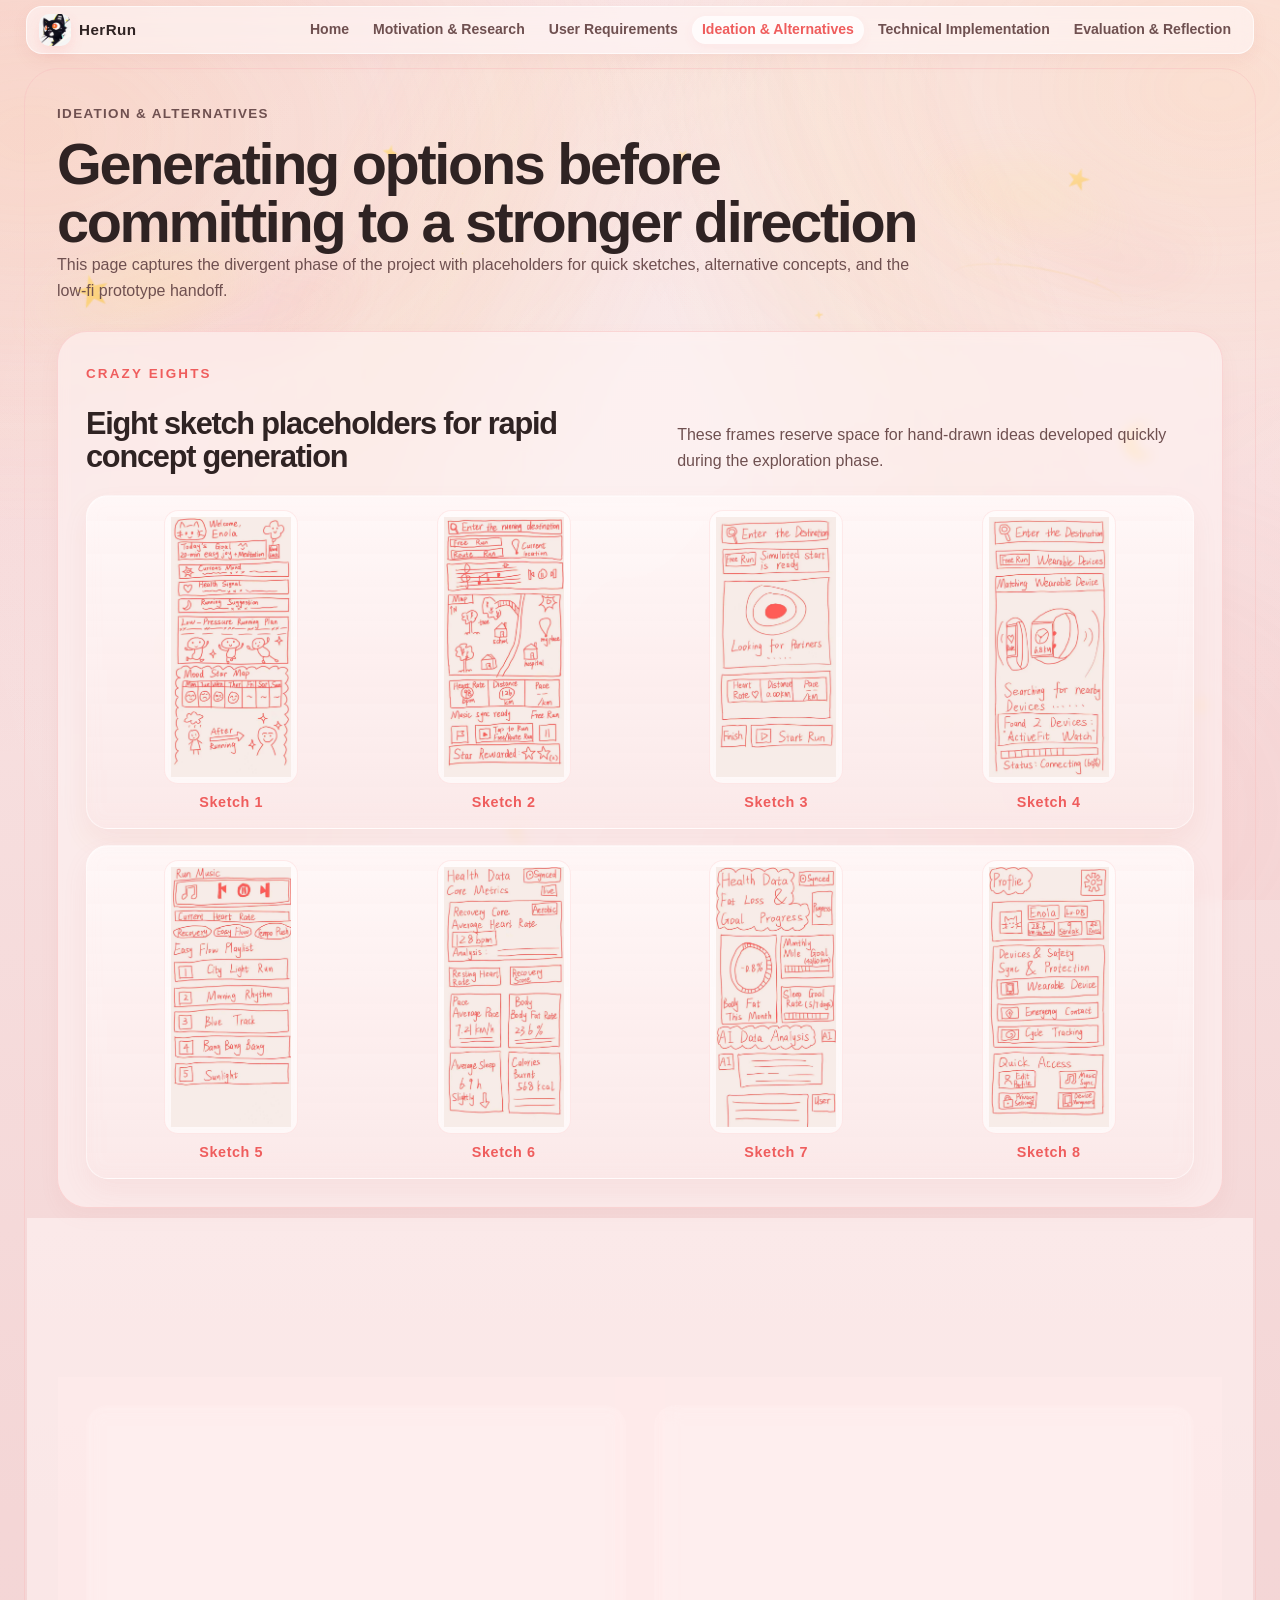
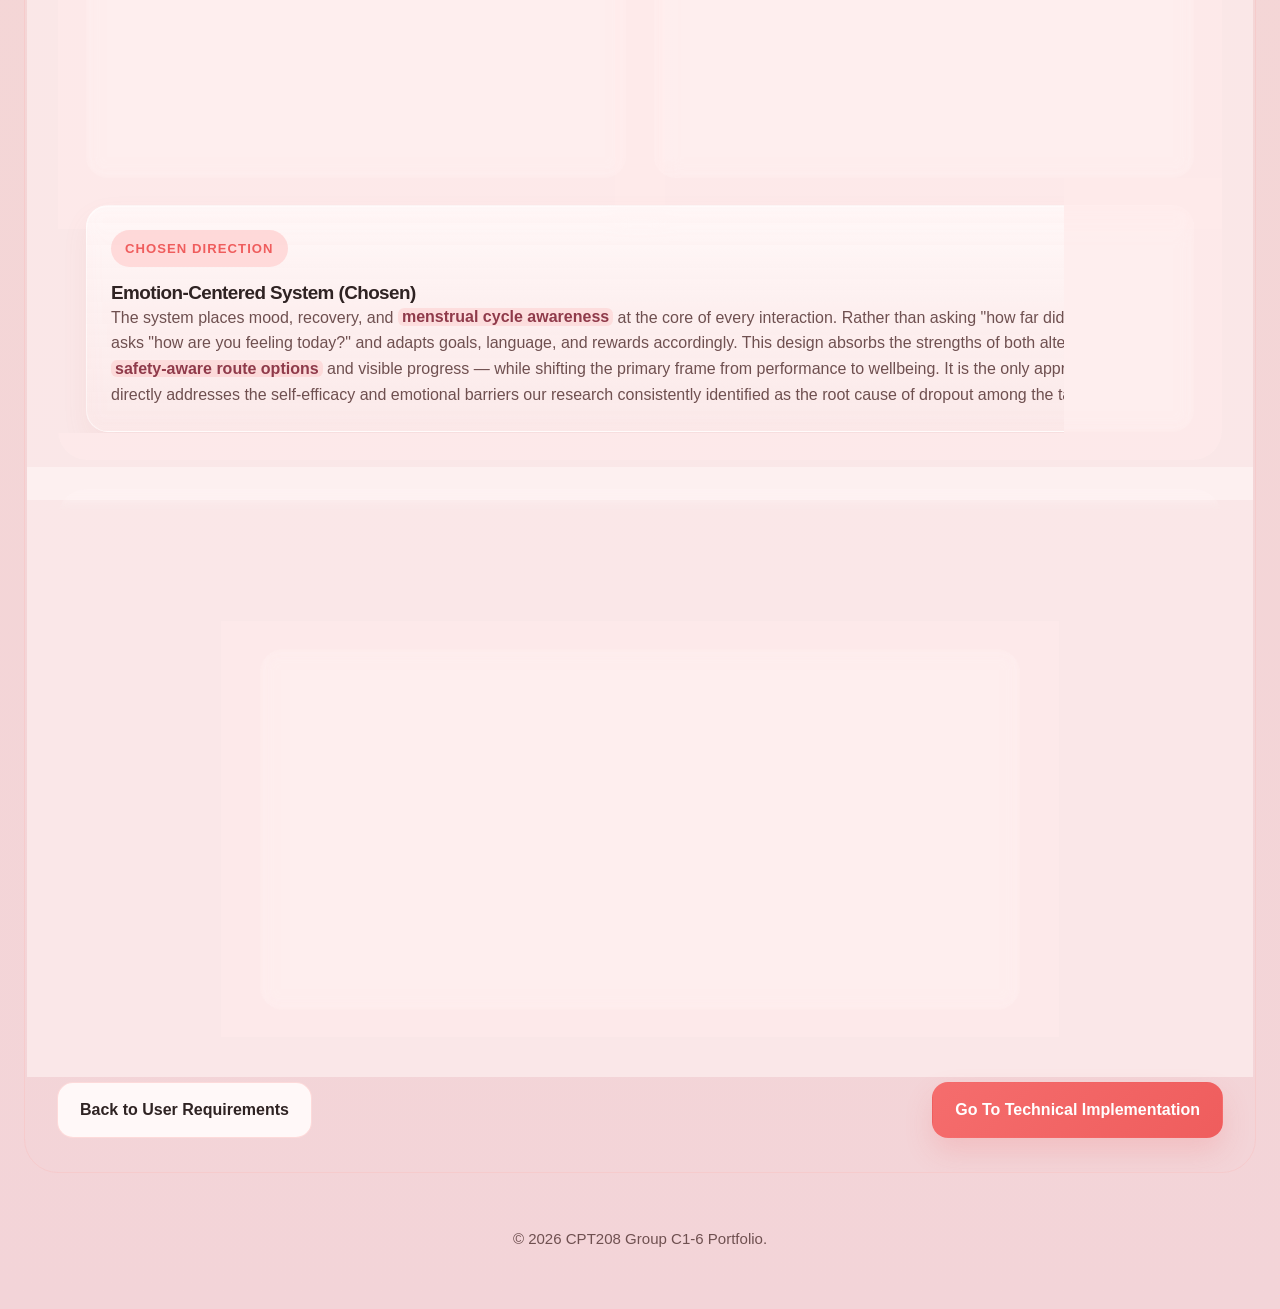
<file: ideation.html>
<!DOCTYPE html>
<html lang="en">
<head>
    <meta charset="UTF-8">
    <meta name="viewport" content="width=device-width, initial-scale=1.0">
    <title>HerRun | Ideation &amp; Alternatives</title>
    <link rel="stylesheet" href="style.css">
</head>
<body>
    <div class="ambient-scene" aria-hidden="true">
        <span class="ambient-glow glow-a"></span>
        <span class="ambient-glow glow-b"></span>
        <span class="ambient-glow glow-c"></span>
        <span class="ambient-route route-a"></span>
        <span class="ambient-route route-b"></span>
        <span class="ambient-route route-c"></span>
        <span class="ambient-shape ambient-star star-a"></span>
        <span class="ambient-shape ambient-star star-b"></span>
        <span class="ambient-shape ambient-star star-c"></span>
        <span class="ambient-shape ambient-star star-d"></span>
        <span class="ambient-shape ambient-star star-e"></span>
        <span class="ambient-shape ambient-moon moon-a"></span>
        <span class="ambient-shape ambient-moon moon-b"></span>
        <span class="ambient-shape ambient-moon moon-c"></span>
        <span class="ambient-shape ambient-sparkle sparkle-a"></span>
        <span class="ambient-shape ambient-sparkle sparkle-b"></span>
        <span class="ambient-shape ambient-sparkle sparkle-c"></span>
        <span class="ambient-shape ambient-sparkle sparkle-d"></span>
        <span class="ambient-shape ambient-sparkle sparkle-e"></span>
        <span class="ambient-dot dot-a"></span>
        <span class="ambient-dot dot-b"></span>
        <span class="ambient-dot dot-c"></span>
        <span class="ambient-dot dot-d"></span>
    </div>
    <div class="page-shell">
        <nav class="site-nav" aria-label="Main navigation">
            <div class="site-nav-inner">
                <a class="brand" href="index.html">
                    <img class="brand-mark" src="images/Icon.png" alt="HerRun logo">
                    <span>HerRun</span>
                </a>
                <div class="nav-links">
                    <a class="nav-link" href="index.html">Home</a>
                    <a class="nav-link" href="motivation.html">Motivation &amp; Research</a>
                    <a class="nav-link" href="requirements.html">User Requirements</a>
                    <a class="nav-link is-active" href="ideation.html">Ideation &amp; Alternatives</a>
                    <a class="nav-link" href="technical.html">Technical Implementation</a>
                    <a class="nav-link" href="evaluation.html">Evaluation &amp; Reflection</a>
                </div>
            </div>
        </nav>

        <main class="page-main">
            <section class="content-panel subpage-panel page-enter">
                <div class="section-heading">
                    <p class="section-tag">Ideation &amp; Alternatives</p>
                    <h1 class="page-title">Generating options before committing to a stronger direction</h1>
                    <p>
                        This page captures the divergent phase of the project with placeholders for quick sketches,
                        alternative concepts, and the low-fi prototype handoff.
                    </p>
                </div>

                <section class="content-card">
                    <div class="subsection-heading">
                        <div>
                            <p class="section-tag">Crazy Eights</p>
                            <h2>Eight sketch placeholders for rapid concept generation</h2>
                        </div>
                        <p>These frames reserve space for hand-drawn ideas developed quickly during the exploration phase.</p>
                    </div>

                    <div class="sketch-grid-large">
                        <div class="sketch-row-group">
                            <article class="sketch-tile">
                                <div class="sketch-image-wrap">
                                    <img src="images/Sketch 1.jpg" alt="Sketch 1 concept sketch" class="sketch-image">
                                </div>
                                <p class="sketch-label">Sketch 1</p>
                            </article>
                            <article class="sketch-tile">
                                <div class="sketch-image-wrap">
                                    <img src="images/Sketch 2.jpg" alt="Sketch 2 concept sketch" class="sketch-image">
                                </div>
                                <p class="sketch-label">Sketch 2</p>
                            </article>
                            <article class="sketch-tile">
                                <div class="sketch-image-wrap">
                                    <img src="images/Sketch 3.jpg" alt="Sketch 3 concept sketch" class="sketch-image">
                                </div>
                                <p class="sketch-label">Sketch 3</p>
                            </article>
                            <article class="sketch-tile">
                                <div class="sketch-image-wrap">
                                    <img src="images/Sketch 4.jpg" alt="Sketch 4 concept sketch" class="sketch-image">
                                </div>
                                <p class="sketch-label">Sketch 4</p>
                            </article>
                        </div>
                        <div class="sketch-row-group">
                            <article class="sketch-tile">
                                <div class="sketch-image-wrap">
                                    <img src="images/Sketch 5.jpg" alt="Sketch 5 concept sketch" class="sketch-image">
                                </div>
                                <p class="sketch-label">Sketch 5</p>
                            </article>
                            <article class="sketch-tile">
                                <div class="sketch-image-wrap">
                                    <img src="images/Sketch 6.jpg" alt="Sketch 6 concept sketch" class="sketch-image">
                                </div>
                                <p class="sketch-label">Sketch 6</p>
                            </article>
                            <article class="sketch-tile">
                                <div class="sketch-image-wrap">
                                    <img src="images/Sketch 7.jpg" alt="Sketch 7 concept sketch" class="sketch-image">
                                </div>
                                <p class="sketch-label">Sketch 7</p>
                            </article>
                            <article class="sketch-tile">
                                <div class="sketch-image-wrap">
                                    <img src="images/Sketch 8.jpg" alt="Sketch 8 concept sketch" class="sketch-image">
                                </div>
                                <p class="sketch-label">Sketch 8</p>
                            </article>
                        </div>
                    </div>
                </section>

                <div class="two-panel-grid">
                    <section class="content-card">
                        <div class="subsection-heading">
                            <div>
                                <p class="section-tag">Design Alternatives</p>
                                <h2>Comparing possible directions before selecting one</h2>
                            </div>
                            <p>
                                Here we show how we can document different concepts and explain why one direction
                                was ultimately chosen for HerRun.
                            </p>
                        </div>

                        <div class="triple-grid">
                            <article class="feature-card">
                                <span class="pill-label">Alternative A</span>
                                <h3>Ranking-Based Competition System</h3>
                                <p>The system centers on performance metrics: leaderboards, personal records, pace comparisons, and weekly mileage rankings against other users. This approach is proven effective for motivation in general fitness apps (e.g. Strava, Nike Run Club) and provides clear, measurable progress indicators. However, our interview and questionnaire data revealed that <span class="women-core-highlight">female runners</span> frequently cited competition and <span class="women-soft-highlight">body-image pressure</span> as barriers to running, not motivators. A ranking-first system would replicate the exact dynamic our target users are trying to escape, making it fundamentally misaligned with HerRun's purpose.</p>
                            </article>
                            <article class="feature-card">
                                <span class="pill-label">Alternative B</span>
                                <h3>Route Planning System</h3>
                                <p>The system focuses on GPS-guided route discovery, generating scenic or safe paths based on location, distance preference, and time of day. This directly addresses the <span class="women-soft-highlight">safety concern</span> raised across all five of our interviews. However, route planning alone treats running as a logistical problem rather than an emotional one. It does not account for days when a user's mood or physical condition makes any running feel inaccessible — which our research identified as the primary drop-off point for casual <span class="women-core-highlight">female runners</span>.</p>
                            </article>
                            <article class="feature-card chosen-direction-card">
                                <span class="pill-label">Chosen Direction</span>
                                <h3>Emotion-Centered System (Chosen)</h3>
                                <p>The system places mood, recovery, and <span class="women-soft-highlight">menstrual cycle awareness</span> at the core of every interaction. Rather than asking "how far did you run?", it asks "how are you feeling today?" and adapts goals, language, and rewards accordingly. This design absorbs the strengths of both alternatives — <span class="women-soft-highlight">safety-aware route options</span> and visible progress — while shifting the primary frame from performance to wellbeing. It is the only approach that directly addresses the self-efficacy and emotional barriers our research consistently identified as the root cause of dropout among the target users.</p>
                            </article>
                        </div>
                    </section>

                    <section class="content-card">
                        <div class="subsection-heading">
                            <div>
                                <p class="section-tag">Low-Fi Prototype</p>
                                <h2>Low-fi concept walkthrough</h2>
                            </div>
                            <p>A concise early prototype showing the main navigation flow and screen structure.</p>
                        </div>

                        <div class="low-fi-cta-wrap">
                            <div class="cta-card low-fi-cta-card">
                                <div class="low-fi-cta-copy">
                                    <h3>Clickable Figma prototype</h3>
                                    <p>View the early low-fi flow used to test HerRun’s navigation and core interactions.</p>
                                    <p>
                                        Click
                                        <a class="inline-prototype-button" href="https://www.figma.com/community/file/1633366360822208129/low-fi-prototype-of-herrun" target="_blank" rel="noopener noreferrer" aria-label="Open the low-fi Figma prototype">here</a>
                                        to open the low-fi Figma prototype.
                                    </p>
                                </div>

                                <div class="low-fi-prototype-preview">
                                    <img src="images/FigmaPrototype.png" alt="Low-fi Figma prototype preview">
                                </div>
                            </div>
                        </div>
                    </section>
                </div>

                <div class="page-cta page-cta-paired">
                    <a class="button button-secondary" href="requirements.html">Back to User Requirements</a>
                    <a class="button button-primary" href="technical.html">Go To Technical Implementation</a>
                </div>
            </section>
        </main>

        <footer class="footer">
            <p>© 2026 CPT208 Group C1-6 Portfolio.</p>
        </footer>
    </div>
</body>
</html>
</file>
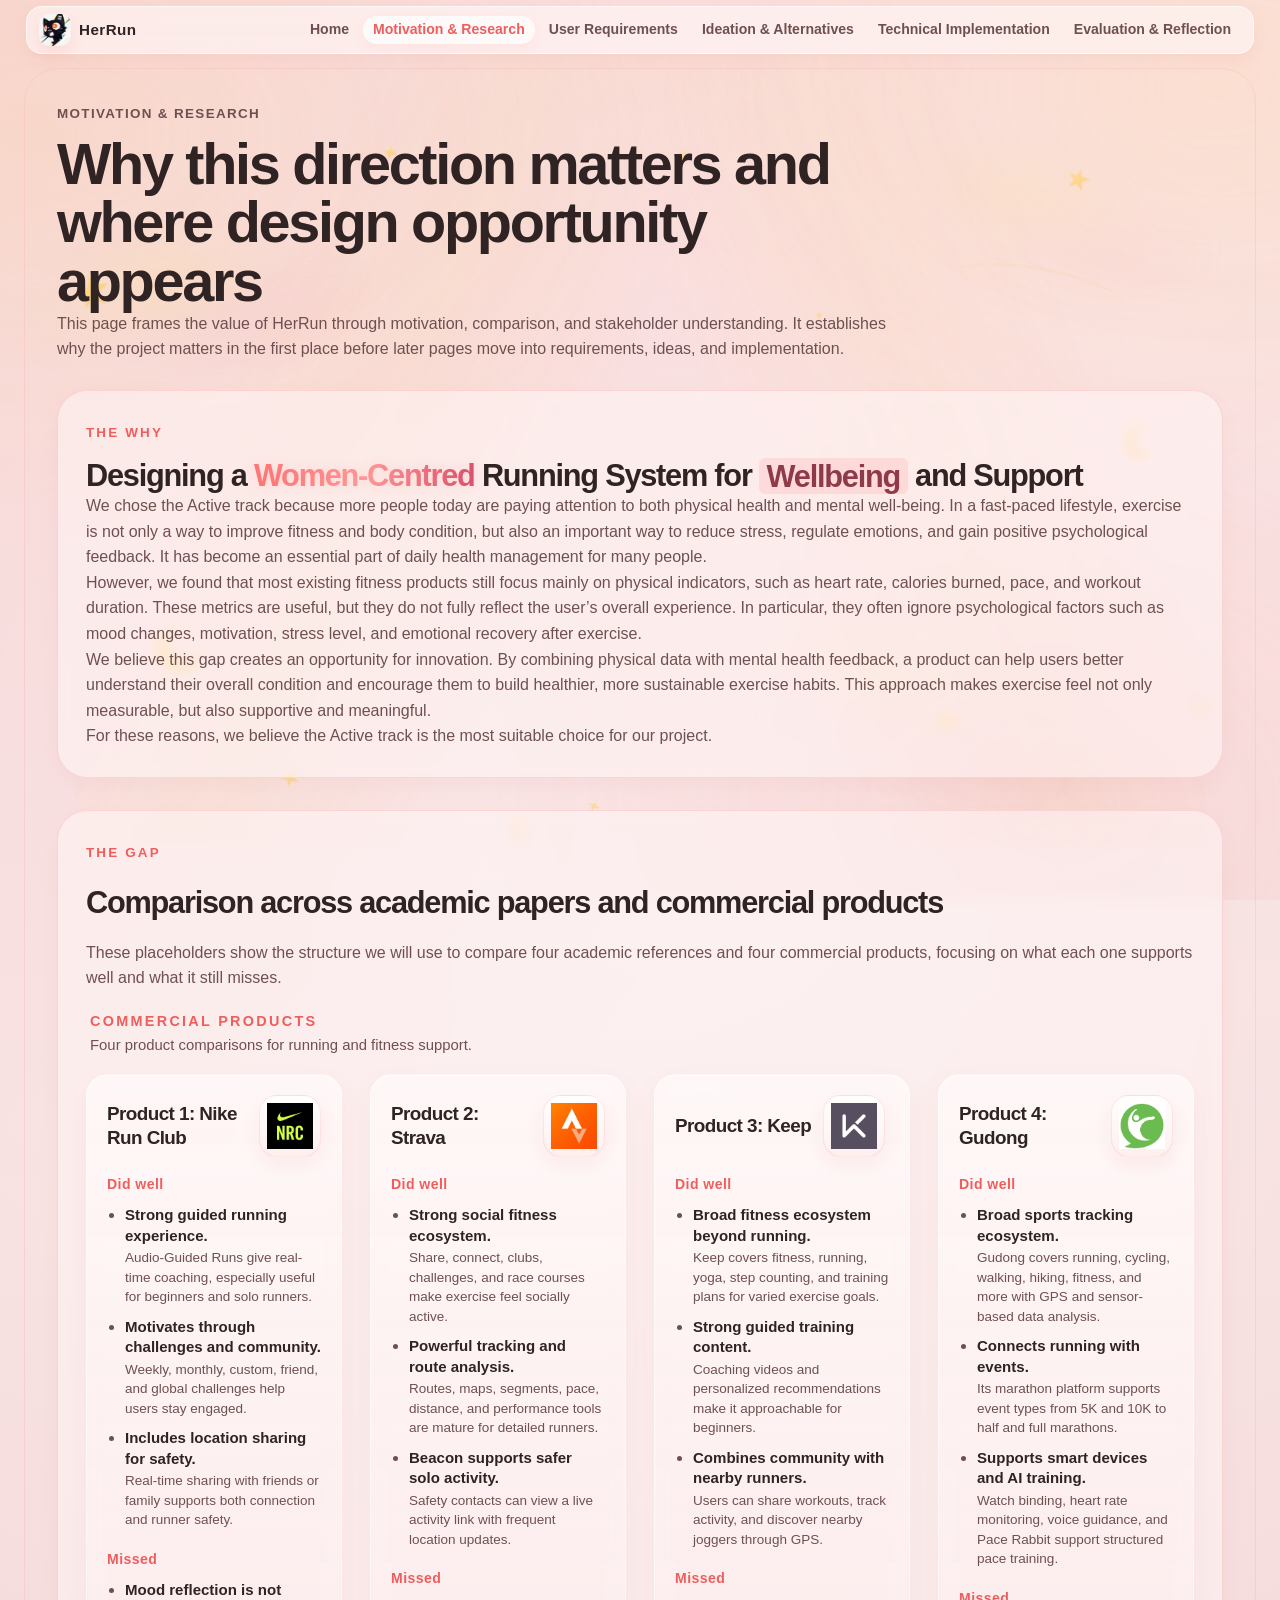
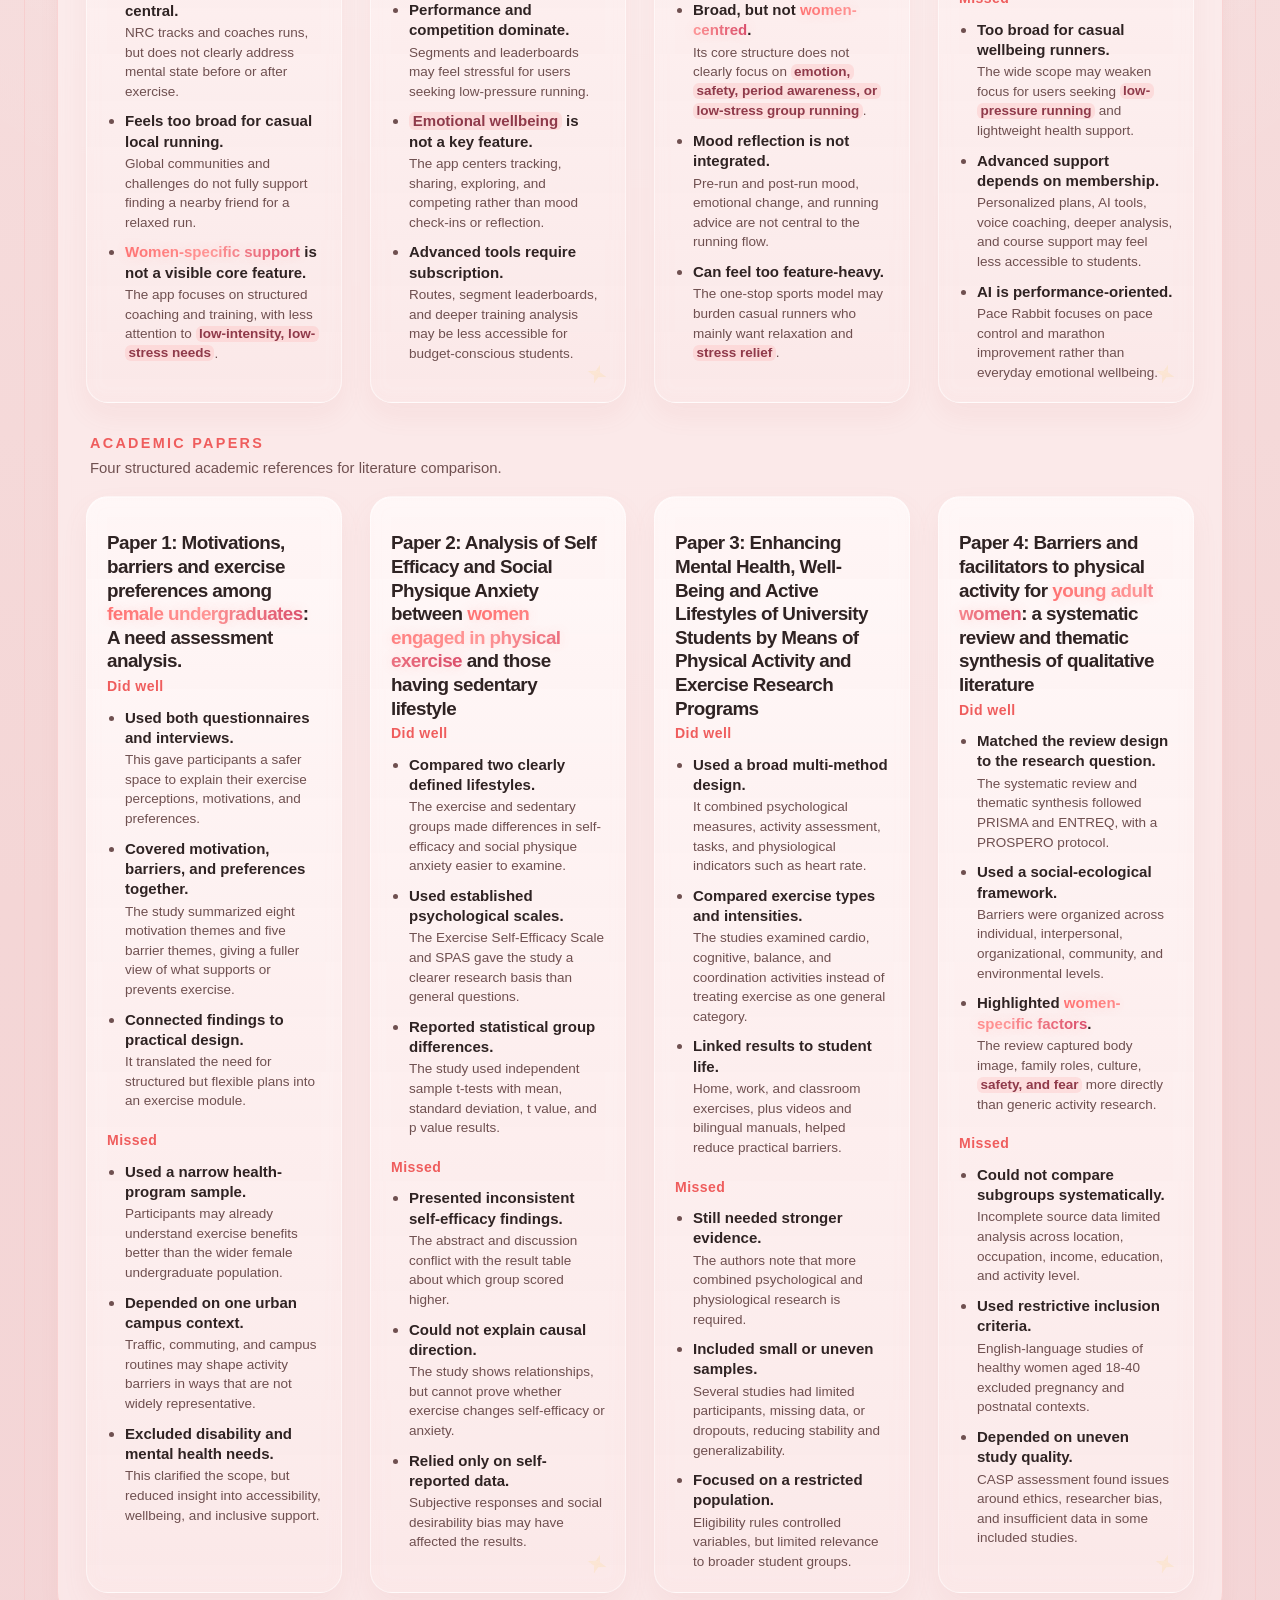
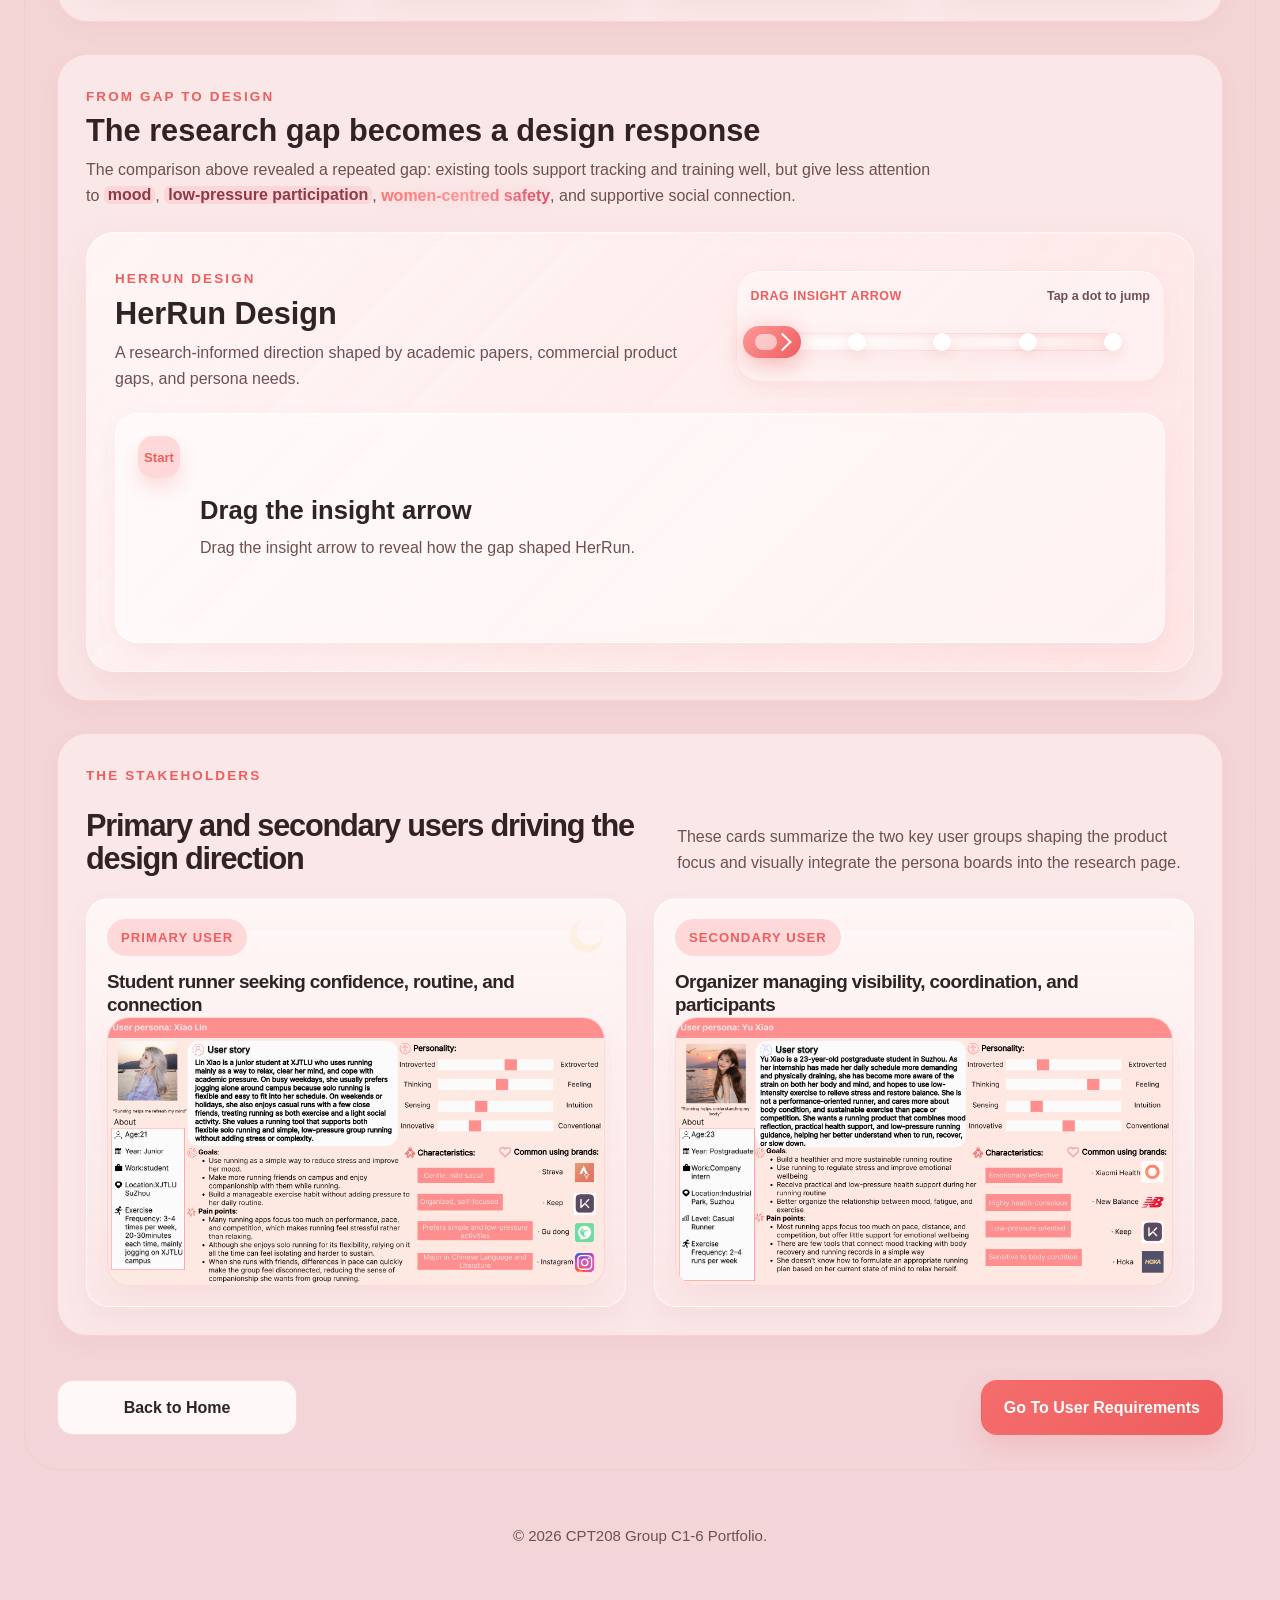
<file: motivation.html>
<!DOCTYPE html>
<html lang="en">
<head>
    <meta charset="UTF-8">
    <meta name="viewport" content="width=device-width, initial-scale=1.0">
    <title>HerRun | Motivation &amp; Research</title>
    <link rel="stylesheet" href="style.css">
</head>
<body>
    <div class="ambient-scene" aria-hidden="true">
        <span class="ambient-glow glow-a"></span>
        <span class="ambient-glow glow-b"></span>
        <span class="ambient-glow glow-c"></span>
        <span class="ambient-route route-a"></span>
        <span class="ambient-route route-b"></span>
        <span class="ambient-route route-c"></span>
        <span class="ambient-shape ambient-star star-a"></span>
        <span class="ambient-shape ambient-star star-b"></span>
        <span class="ambient-shape ambient-star star-c"></span>
        <span class="ambient-shape ambient-star star-d"></span>
        <span class="ambient-shape ambient-star star-e"></span>
        <span class="ambient-shape ambient-moon moon-a"></span>
        <span class="ambient-shape ambient-moon moon-b"></span>
        <span class="ambient-shape ambient-moon moon-c"></span>
        <span class="ambient-shape ambient-sparkle sparkle-a"></span>
        <span class="ambient-shape ambient-sparkle sparkle-b"></span>
        <span class="ambient-shape ambient-sparkle sparkle-c"></span>
        <span class="ambient-shape ambient-sparkle sparkle-d"></span>
        <span class="ambient-shape ambient-sparkle sparkle-e"></span>
        <span class="ambient-dot dot-a"></span>
        <span class="ambient-dot dot-b"></span>
        <span class="ambient-dot dot-c"></span>
        <span class="ambient-dot dot-d"></span>
    </div>
    <div class="page-shell">
        <nav class="site-nav" aria-label="Main navigation">
            <div class="site-nav-inner">
                <a class="brand" href="index.html">
                    <img class="brand-mark" src="images/Icon.png" alt="HerRun logo">
                    <span>HerRun</span>
                </a>
                <div class="nav-links">
                    <a class="nav-link" href="index.html">Home</a>
                    <a class="nav-link is-active" href="motivation.html">Motivation &amp; Research</a>
                    <a class="nav-link" href="requirements.html">User Requirements</a>
                    <a class="nav-link" href="ideation.html">Ideation &amp; Alternatives</a>
                    <a class="nav-link" href="technical.html">Technical Implementation</a>
                    <a class="nav-link" href="evaluation.html">Evaluation &amp; Reflection</a>
                </div>
            </div>
        </nav>

        <main class="page-main">
            <section class="content-panel subpage-panel page-enter">
                <div class="section-heading">
                    <p class="section-tag">Motivation &amp; Research</p>
                    <h1 class="page-title">Why this direction matters and where design opportunity appears</h1>
                    <p>
                        This page frames the value of HerRun through motivation, comparison, and stakeholder understanding.
                        It establishes why the project matters in the first place before later pages move into requirements,
                        ideas, and implementation.
                    </p>
                </div>

                <article class="editorial-card">
                    <span class="pill-label">The Why</span>
                    <h2>Designing a <span class="women-core-highlight">Women-Centred</span> Running System for <span class="women-soft-highlight">Wellbeing</span> and Support</h2>
                    <p>
                        We chose the Active track because more people today are paying attention to both physical health and mental well-being. In a fast-paced lifestyle, exercise is not only a way to improve fitness and body condition, but also an important way to reduce stress, regulate emotions, and gain positive psychological feedback. It has become an essential part of daily health management for many people.
                    </p>
                    <p>
                        However, we found that most existing fitness products still focus mainly on physical indicators, such as heart rate, calories burned, pace, and workout duration. These metrics are useful, but they do not fully reflect the user’s overall experience. In particular, they often ignore psychological factors such as mood changes, motivation, stress level, and emotional recovery after exercise.
                    </p>
                    <p>
                        We believe this gap creates an opportunity for innovation. By combining physical data with mental health feedback, a product can help users better understand their overall condition and encourage them to build healthier, more sustainable exercise habits. This approach makes exercise feel not only measurable, but also supportive and meaningful.
                    </p>
                    <p>
                        For these reasons, we believe the Active track is the most suitable choice for our project.
                    </p>
                </article>

                <section class="content-card">
                    <div class="subsection-heading subsection-heading-compact">
                        <div>
                            <p class="section-tag">The Gap</p>
                            <h2>Comparison across academic papers and commercial products</h2>
                        </div>
                        <p>
                            These placeholders show the structure we will use to compare four academic references and four
                            commercial products, focusing on what each one supports well and what it still misses.
                        </p>
                    </div>

                    <div class="comparison-groups">
                        <div class="comparison-group">
                            <div class="comparison-group-header">
                                <h3 class="comparison-group-title">Commercial Products</h3>
                                <p>Four product comparisons for running and fitness support.</p>
                            </div>
                            <div class="comparison-grid">
                                <article class="comparison-card">
                                    <div class="product-card-header">
                                        <h3>Product 1: Nike Run Club</h3>
                                        <span class="product-logo-frame">
                                            <img class="product-logo" src="images/NRC.jpg" alt="Nike Run Club logo">
                                        </span>
                                    </div>
                                    <div class="list-block">
                                        <span>Did well</span>
                                        <ul>
                                            <li><strong>Strong guided running experience.</strong><small>Audio-Guided Runs give real-time coaching, especially useful for beginners and solo runners.</small></li>
                                            <li><strong>Motivates through challenges and community.</strong><small>Weekly, monthly, custom, friend, and global challenges help users stay engaged.</small></li>
                                            <li><strong>Includes location sharing for safety.</strong><small>Real-time sharing with friends or family supports both connection and runner safety.</small></li>
                                        </ul>
                                    </div>
                                    <div class="list-block">
                                        <span>Missed</span>
                                        <ul>
                                            <li><strong>Mood reflection is not central.</strong><small>NRC tracks and coaches runs, but does not clearly address mental state before or after exercise.</small></li>
                                            <li><strong>Feels too broad for casual local running.</strong><small>Global communities and challenges do not fully support finding a nearby friend for a relaxed run.</small></li>
                                            <li><strong><span class="women-core-highlight">Women-specific support</span> is not a visible core feature.</strong><small>The app focuses on structured coaching and training, with less attention to <span class="women-soft-highlight">low-intensity, low-stress needs</span>.</small></li>
                                        </ul>
                                    </div>
                                </article>
                                <article class="comparison-card">
                                    <div class="product-card-header">
                                        <h3>Product 2: Strava</h3>
                                        <span class="product-logo-frame">
                                            <img class="product-logo" src="images/Strava.jpeg" alt="Strava logo">
                                        </span>
                                    </div>
                                    <div class="list-block">
                                        <span>Did well</span>
                                        <ul>
                                            <li><strong>Strong social fitness ecosystem.</strong><small>Share, connect, clubs, challenges, and race courses make exercise feel socially active.</small></li>
                                            <li><strong>Powerful tracking and route analysis.</strong><small>Routes, maps, segments, pace, distance, and performance tools are mature for detailed runners.</small></li>
                                            <li><strong>Beacon supports safer solo activity.</strong><small>Safety contacts can view a live activity link with frequent location updates.</small></li>
                                        </ul>
                                    </div>
                                    <div class="list-block">
                                        <span>Missed</span>
                                        <ul>
                                            <li><strong>Performance and competition dominate.</strong><small>Segments and leaderboards may feel stressful for users seeking low-pressure running.</small></li>
                                            <li><strong><span class="women-soft-highlight">Emotional wellbeing</span> is not a key feature.</strong><small>The app centers tracking, sharing, exploring, and competing rather than mood check-ins or reflection.</small></li>
                                            <li><strong>Advanced tools require subscription.</strong><small>Routes, segment leaderboards, and deeper training analysis may be less accessible for budget-conscious students.</small></li>
                                        </ul>
                                    </div>
                                </article>
                                <article class="comparison-card">
                                    <div class="product-card-header">
                                        <h3>Product 3: Keep</h3>
                                        <span class="product-logo-frame">
                                            <img class="product-logo" src="images/Keep.jpg" alt="Keep logo">
                                        </span>
                                    </div>
                                    <div class="list-block">
                                        <span>Did well</span>
                                        <ul>
                                            <li><strong>Broad fitness ecosystem beyond running.</strong><small>Keep covers fitness, running, yoga, step counting, and training plans for varied exercise goals.</small></li>
                                            <li><strong>Strong guided training content.</strong><small>Coaching videos and personalized recommendations make it approachable for beginners.</small></li>
                                            <li><strong>Combines community with nearby runners.</strong><small>Users can share workouts, track activity, and discover nearby joggers through GPS.</small></li>
                                        </ul>
                                    </div>
                                    <div class="list-block">
                                        <span>Missed</span>
                                        <ul>
                                            <li><strong>Broad, but not <span class="women-core-highlight">women-centred</span>.</strong><small>Its core structure does not clearly focus on <span class="women-soft-highlight">emotion, safety, period awareness, or low-stress group running</span>.</small></li>
                                            <li><strong>Mood reflection is not integrated.</strong><small>Pre-run and post-run mood, emotional change, and running advice are not central to the running flow.</small></li>
                                            <li><strong>Can feel too feature-heavy.</strong><small>The one-stop sports model may burden casual runners who mainly want relaxation and <span class="women-soft-highlight">stress relief</span>.</small></li>
                                        </ul>
                                    </div>
                                </article>
                                <article class="comparison-card">
                                    <div class="product-card-header">
                                        <h3>Product 4: Gudong</h3>
                                        <span class="product-logo-frame">
                                            <img class="product-logo" src="images/Gudong.jpeg" alt="Gudong logo">
                                        </span>
                                    </div>
                                    <div class="list-block">
                                        <span>Did well</span>
                                        <ul>
                                            <li><strong>Broad sports tracking ecosystem.</strong><small>Gudong covers running, cycling, walking, hiking, fitness, and more with GPS and sensor-based data analysis.</small></li>
                                            <li><strong>Connects running with events.</strong><small>Its marathon platform supports event types from 5K and 10K to half and full marathons.</small></li>
                                            <li><strong>Supports smart devices and AI training.</strong><small>Watch binding, heart rate monitoring, voice guidance, and Pace Rabbit support structured pace training.</small></li>
                                        </ul>
                                    </div>
                                    <div class="list-block">
                                        <span>Missed</span>
                                        <ul>
                                            <li><strong>Too broad for casual wellbeing runners.</strong><small>The wide scope may weaken focus for users seeking <span class="women-soft-highlight">low-pressure running</span> and lightweight health support.</small></li>
                                            <li><strong>Advanced support depends on membership.</strong><small>Personalized plans, AI tools, voice coaching, deeper analysis, and course support may feel less accessible to students.</small></li>
                                            <li><strong>AI is performance-oriented.</strong><small>Pace Rabbit focuses on pace control and marathon improvement rather than everyday emotional wellbeing.</small></li>
                                        </ul>
                                    </div>
                                </article>
                            </div>
                        </div>

                        <div class="comparison-group">
                            <div class="comparison-group-header">
                                <h3 class="comparison-group-title">Academic Papers</h3>
                                <p>Four structured academic references for literature comparison.</p>
                            </div>
                            <div class="comparison-grid">
                                <article class="comparison-card">
                                    <h3>Paper 1: Motivations, barriers and exercise preferences among <span class="women-core-highlight">female undergraduates</span>: A need assessment analysis.</h3>
                                    <div class="list-block">
                                        <span>Did well</span>
                                        <ul>
                                            <li><strong>Used both questionnaires and interviews.</strong><small>This gave participants a safer space to explain their exercise perceptions, motivations, and preferences.</small></li>
                                            <li><strong>Covered motivation, barriers, and preferences together.</strong><small>The study summarized eight motivation themes and five barrier themes, giving a fuller view of what supports or prevents exercise.</small></li>
                                            <li><strong>Connected findings to practical design.</strong><small>It translated the need for structured but flexible plans into an exercise module.</small></li>
                                        </ul>
                                    </div>
                                    <div class="list-block">
                                        <span>Missed</span>
                                        <ul>
                                            <li><strong>Used a narrow health-program sample.</strong><small>Participants may already understand exercise benefits better than the wider female undergraduate population.</small></li>
                                            <li><strong>Depended on one urban campus context.</strong><small>Traffic, commuting, and campus routines may shape activity barriers in ways that are not widely representative.</small></li>
                                            <li><strong>Excluded disability and mental health needs.</strong><small>This clarified the scope, but reduced insight into accessibility, wellbeing, and inclusive support.</small></li>
                                        </ul>
                                    </div>
                                </article>
                                <article class="comparison-card">
                                    <h3>Paper 2: Analysis of Self Efficacy and Social Physique Anxiety between <span class="women-core-highlight">women engaged in physical exercise</span> and those having sedentary lifestyle</h3>
                                    <div class="list-block">
                                        <span>Did well</span>
                                        <ul>
                                            <li><strong>Compared two clearly defined lifestyles.</strong><small>The exercise and sedentary groups made differences in self-efficacy and social physique anxiety easier to examine.</small></li>
                                            <li><strong>Used established psychological scales.</strong><small>The Exercise Self-Efficacy Scale and SPAS gave the study a clearer research basis than general questions.</small></li>
                                            <li><strong>Reported statistical group differences.</strong><small>The study used independent sample t-tests with mean, standard deviation, t value, and p value results.</small></li>
                                        </ul>
                                    </div>
                                    <div class="list-block">
                                        <span>Missed</span>
                                        <ul>
                                            <li><strong>Presented inconsistent self-efficacy findings.</strong><small>The abstract and discussion conflict with the result table about which group scored higher.</small></li>
                                            <li><strong>Could not explain causal direction.</strong><small>The study shows relationships, but cannot prove whether exercise changes self-efficacy or anxiety.</small></li>
                                            <li><strong>Relied only on self-reported data.</strong><small>Subjective responses and social desirability bias may have affected the results.</small></li>
                                        </ul>
                                    </div>
                                </article>
                                <article class="comparison-card">
                                    <h3>Paper 3: Enhancing Mental Health, Well-Being and Active Lifestyles of University Students by Means of Physical Activity and Exercise Research Programs</h3>
                                    <div class="list-block">
                                        <span>Did well</span>
                                        <ul>
                                            <li><strong>Used a broad multi-method design.</strong><small>It combined psychological measures, activity assessment, tasks, and physiological indicators such as heart rate.</small></li>
                                            <li><strong>Compared exercise types and intensities.</strong><small>The studies examined cardio, cognitive, balance, and coordination activities instead of treating exercise as one general category.</small></li>
                                            <li><strong>Linked results to student life.</strong><small>Home, work, and classroom exercises, plus videos and bilingual manuals, helped reduce practical barriers.</small></li>
                                        </ul>
                                    </div>
                                    <div class="list-block">
                                        <span>Missed</span>
                                        <ul>
                                            <li><strong>Still needed stronger evidence.</strong><small>The authors note that more combined psychological and physiological research is required.</small></li>
                                            <li><strong>Included small or uneven samples.</strong><small>Several studies had limited participants, missing data, or dropouts, reducing stability and generalizability.</small></li>
                                            <li><strong>Focused on a restricted population.</strong><small>Eligibility rules controlled variables, but limited relevance to broader student groups.</small></li>
                                        </ul>
                                    </div>
                                </article>
                                <article class="comparison-card">
                                    <h3>Paper 4: Barriers and facilitators to physical activity for <span class="women-core-highlight">young adult women</span>: a systematic review and thematic synthesis of qualitative literature</h3>
                                    <div class="list-block">
                                        <span>Did well</span>
                                        <ul>
                                            <li><strong>Matched the review design to the research question.</strong><small>The systematic review and thematic synthesis followed PRISMA and ENTREQ, with a PROSPERO protocol.</small></li>
                                            <li><strong>Used a social-ecological framework.</strong><small>Barriers were organized across individual, interpersonal, organizational, community, and environmental levels.</small></li>
                                            <li><strong>Highlighted <span class="women-core-highlight">women-specific factors</span>.</strong><small>The review captured body image, family roles, culture, <span class="women-soft-highlight">safety, and fear</span> more directly than generic activity research.</small></li>
                                        </ul>
                                    </div>
                                    <div class="list-block">
                                        <span>Missed</span>
                                        <ul>
                                            <li><strong>Could not compare subgroups systematically.</strong><small>Incomplete source data limited analysis across location, occupation, income, education, and activity level.</small></li>
                                            <li><strong>Used restrictive inclusion criteria.</strong><small>English-language studies of healthy women aged 18-40 excluded pregnancy and postnatal contexts.</small></li>
                                            <li><strong>Depended on uneven study quality.</strong><small>CASP assessment found issues around ethics, researcher bias, and insufficient data in some included studies.</small></li>
                                        </ul>
                                    </div>
                                </article>
                            </div>
                        </div>
                    </div>
                </section>

                <section class="content-card gap-to-design">
                    <div class="gap-transition-copy">
                        <p class="section-tag">From Gap to Design</p>
                        <h2>The research gap becomes a design response</h2>
                        <p>
                            The comparison above revealed a repeated gap: existing tools support tracking and training well,
                            but give less attention to <span class="women-soft-highlight">mood</span>, <span class="women-soft-highlight">low-pressure participation</span>, <span class="women-core-highlight">women-centred safety</span>, and supportive
                            social connection.
                        </p>
                    </div>

                    <article class="herrun-design-card" id="herrun-design">
                        <div class="herrun-design-heading">
                            <div class="herrun-design-heading-copy">
                                <p class="section-tag">HerRun Design</p>
                                <h2>HerRun Design</h2>
                                <p>
                                    A research-informed direction shaped by academic papers, commercial product gaps, and persona needs.
                                </p>
                            </div>

                            <div class="gap-design-slider" data-gap-design-slider style="--progress-percent: 0%;">
                                <div class="slider-instruction">
                                    <span>Drag insight arrow</span>
                                    <small>Tap a dot to jump</small>
                                </div>

                                <div class="insight-track-shell">
                                    <div class="insight-track" data-insight-track>
                                        <div class="insight-fill" aria-hidden="true"></div>

                                        <button class="insight-dot" style="--dot-position: 25%;" type="button" data-progress="0.25" aria-label="Reveal Mood-aware support">
                                            <span>1</span>
                                        </button>
                                        <button class="insight-dot" style="--dot-position: 50%;" type="button" data-progress="0.5" aria-label="Reveal Low-pressure participation">
                                            <span>2</span>
                                        </button>
                                        <button class="insight-dot" style="--dot-position: 75%;" type="button" data-progress="0.75" aria-label="Reveal Women-centred safety and trust">
                                            <span>3</span>
                                        </button>
                                        <button class="insight-dot" style="--dot-position: 100%;" type="button" data-progress="1" aria-label="Reveal Supportive social connection">
                                            <span>4</span>
                                        </button>

                                        <button class="insight-handle" type="button" data-insight-handle role="slider" aria-label="Drag the insight arrow to reveal HerRun design principles" aria-valuemin="0" aria-valuemax="4" aria-valuenow="0" aria-valuetext="Start: drag to reveal how the gap shaped HerRun">
                                            <span class="insight-handle-core" aria-hidden="true"></span>
                                        </button>
                                    </div>
                                </div>
                            </div>
                        </div>

                        <div class="insight-output" data-insight-output aria-live="polite">
                            <article class="insight-panel insight-hint-panel" data-insight-hint>
                                <span>Start</span>
                                <h3>Drag the insight arrow</h3>
                                <p>Drag the insight arrow to reveal how the gap shaped HerRun.</p>
                            </article>

                            <article class="insight-panel" data-index="0">
                                <span>01</span>
                                <h3><span class="women-soft-highlight">Mood-aware support</span></h3>
                                <p>Academic papers showed that exercise participation is shaped by motivation, confidence, stress, and <span class="women-soft-highlight">emotional recovery</span>. HerRun therefore treats mood as part of the running experience rather than only tracking physical performance.</p>
                            </article>

                            <article class="insight-panel" data-index="1">
                                <span>02</span>
                                <h3><span class="women-soft-highlight">Low-pressure participation</span></h3>
                                <p>Commercial products such as NRC, Strava, Keep, and Gudong offer strong training, tracking, and challenge systems, but many of them still emphasize performance, competition, or complex feature sets. HerRun responds by making running feel <span class="women-soft-highlight">lighter, more flexible, and less judgmental</span>.</p>
                            </article>

                            <article class="insight-panel" data-index="2">
                                <span>03</span>
                                <h3><span class="women-core-highlight">Women-centred</span> safety and trust</h3>
                                <p>Research and personas both highlighted the importance of safety, confidence, and comfort for <span class="women-core-highlight">women runners</span>. HerRun therefore prioritizes <span class="women-soft-highlight">safer solo running</span>, supportive group participation, and health-aware design cues.</p>
                            </article>

                            <article class="insight-panel" data-index="3">
                                <span>04</span>
                                <h3>Supportive social connection</h3>
                                <p>Personas helped translate broad research findings into concrete needs for companionship, event visibility, and organizer coordination. HerRun uses social connection as <span class="women-soft-highlight">emotional support</span>, not as a leaderboard-driven pressure system.</p>
                            </article>
                        </div>
                    </article>
                </section>

                <section class="content-card">
                    <div class="subsection-heading">
                        <div>
                            <p class="section-tag">The Stakeholders</p>
                            <h2>Primary and secondary users driving the design direction</h2>
                        </div>
                        <p>
                            These cards summarize the two key user groups shaping the product focus and visually integrate
                            the persona boards into the research page.
                        </p>
                    </div>

                    <div class="persona-grid">
                        <article class="persona-card">
                            <span class="pill-label">Primary User</span>
                            <h3>Student runner seeking confidence, routine, and connection</h3>
                            <div class="persona-image-wrap">
                                <img src="images/Primary Persona改色版2.0.png" alt="Primary persona Jia Han" class="persona-image">
                            </div>
                        </article>
                        <article class="persona-card">
                            <span class="pill-label">Secondary User</span>
                            <h3>Organizer managing visibility, coordination, and participants</h3>
                            <div class="persona-image-wrap">
                                <img src="images/Secondary persona(Female改色版).png" alt="Secondary persona Yu Xiao" class="persona-image">
                            </div>
                        </article>
                    </div>
                </section>

                <div class="page-cta page-cta-paired">
                    <a class="button button-secondary" href="index.html">Back to Home</a>
                    <a class="button button-primary" href="requirements.html">Go To User Requirements</a>
                </div>
            </section>
        </main>

        <footer class="footer">
            <p>© 2026 CPT208 Group C1-6 Portfolio.</p>
        </footer>
    </div>
    <script>
        const gapDesignSection = document.querySelector(".gap-to-design");
        const gapDesignSlider = document.querySelector("[data-gap-design-slider]");

        if (gapDesignSection && gapDesignSlider) {
            const track = gapDesignSlider.querySelector("[data-insight-track]");
            const handle = gapDesignSlider.querySelector("[data-insight-handle]");
            const dots = Array.from(gapDesignSlider.querySelectorAll(".insight-dot"));
            const hintPanel = gapDesignSection.querySelector("[data-insight-hint]");
            const panels = Array.from(gapDesignSection.querySelectorAll(".insight-panel[data-index]"));
            const milestones = [0.25, 0.5, 0.75, 1];
            const allStops = [0, ...milestones];
            const labels = [
                "Start: drag to reveal how the gap shaped HerRun",
                "Mood-aware support",
                "Low-pressure participation",
                "Women-centred safety and trust",
                "Supportive social connection"
            ];
            let progress = 0;
            let isDragging = false;
            let queuedProgress = null;
            let dragFrame = null;
            let confirmationTimer = null;

            gapDesignSection.classList.add("is-enhanced");

            const clamp = (value) => Math.min(1, Math.max(0, value));

            const getNearestStop = (value) => allStops.reduce((nearest, stop) => {
                return Math.abs(stop - value) < Math.abs(nearest - value) ? stop : nearest;
            }, allStops[0]);

            const getActiveIndex = (value) => {
                if (value < milestones[0] / 2) {
                    return -1;
                }

                return milestones.reduce((nearestIndex, stop, index) => {
                    const nearestDistance = Math.abs(milestones[nearestIndex] - value);
                    const currentDistance = Math.abs(stop - value);
                    return currentDistance < nearestDistance ? index : nearestIndex;
                }, 0);
            };

            const getActiveDotIndex = (value, shouldSnap = false) => {
                const threshold = shouldSnap ? 0.001 : 0.035;
                const nearestIndex = milestones.reduce((nearestIndex, stop, index) => {
                    const nearestDistance = Math.abs(milestones[nearestIndex] - value);
                    const currentDistance = Math.abs(stop - value);
                    return currentDistance < nearestDistance ? index : nearestIndex;
                }, 0);

                return Math.abs(milestones[nearestIndex] - value) <= threshold ? nearestIndex : -1;
            };

            const confirmArrival = (activeIndex) => {
                if (activeIndex < 0) {
                    return;
                }

                gapDesignSlider.classList.remove("is-confirming");
                window.clearTimeout(confirmationTimer);

                window.requestAnimationFrame(() => {
                    gapDesignSlider.classList.add("is-confirming");
                    confirmationTimer = window.setTimeout(() => {
                        gapDesignSlider.classList.remove("is-confirming");
                    }, 360);
                });
            };

            const setPanelState = (panel, opacity) => {
                panel.style.setProperty("--panel-opacity", opacity.toFixed(3));
                panel.style.setProperty("--panel-shift", `${(1 - opacity) * 14}px`);
                panel.classList.toggle("is-readable", opacity > 0.6);
            };

            const updatePanels = (value) => {
                if (!hintPanel) {
                    return;
                }

                const firstStop = milestones[0];
                const hintOpacity = value < firstStop ? 1 - value / firstStop : 0;
                const firstOpacityBeforeStop = value < firstStop ? value / firstStop : 0;

                setPanelState(hintPanel, hintOpacity);
                panels.forEach((panel) => setPanelState(panel, 0));

                if (value < firstStop) {
                    setPanelState(panels[0], firstOpacityBeforeStop);
                    return;
                }

                for (let index = 0; index < milestones.length; index += 1) {
                    const currentStop = milestones[index];
                    const nextStop = milestones[index + 1];

                    if (!nextStop || value <= nextStop) {
                        const segmentProgress = nextStop
                            ? clamp((value - currentStop) / (nextStop - currentStop))
                            : 0;
                        setPanelState(panels[index], 1 - segmentProgress);

                        if (nextStop && panels[index + 1]) {
                            setPanelState(panels[index + 1], segmentProgress);
                        }
                        return;
                    }
                }
            };

            const updateSlider = (value, shouldSnap = false) => {
                progress = clamp(shouldSnap ? getNearestStop(value) : value);
                gapDesignSlider.style.setProperty("--progress-percent", `${progress * 100}%`);
                updatePanels(progress);

                const activeIndex = getActiveIndex(progress);
                const activeDotIndex = getActiveDotIndex(progress, shouldSnap);
                dots.forEach((dot, index) => {
                    dot.classList.toggle("is-active", index === activeDotIndex);
                    dot.setAttribute("aria-current", index === activeDotIndex ? "step" : "false");
                });

                if (handle) {
                    handle.setAttribute("aria-valuenow", String(activeIndex + 1));
                    handle.setAttribute("aria-valuetext", labels[activeIndex + 1] || labels[0]);
                }

                if (shouldSnap) {
                    confirmArrival(activeDotIndex);
                }
            };

            const scheduleDragUpdate = (value) => {
                queuedProgress = value;

                if (dragFrame) {
                    return;
                }

                dragFrame = window.requestAnimationFrame(() => {
                    updateSlider(queuedProgress);
                    queuedProgress = null;
                    dragFrame = null;
                });
            };

            const progressFromPointer = (event) => {
                const rect = track.getBoundingClientRect();
                return clamp((event.clientX - rect.left) / rect.width);
            };

            const startDrag = (event) => {
                if (event.target.closest(".insight-dot")) {
                    return;
                }

                isDragging = true;
                gapDesignSlider.classList.add("is-dragging");
                track.setPointerCapture(event.pointerId);
                updateSlider(progressFromPointer(event));
            };

            const moveDrag = (event) => {
                if (!isDragging) {
                    return;
                }

                scheduleDragUpdate(progressFromPointer(event));
            };

            const endDrag = (event) => {
                if (!isDragging) {
                    return;
                }

                isDragging = false;
                gapDesignSlider.classList.remove("is-dragging");
                if (track.hasPointerCapture(event.pointerId)) {
                    track.releasePointerCapture(event.pointerId);
                }
                if (dragFrame) {
                    window.cancelAnimationFrame(dragFrame);
                    dragFrame = null;
                }
                if (queuedProgress !== null) {
                    updateSlider(queuedProgress);
                    queuedProgress = null;
                }
                updateSlider(progress, true);
            };

            if (track && handle) {
                track.addEventListener("pointerdown", startDrag);
                track.addEventListener("pointermove", moveDrag);
                track.addEventListener("pointerup", endDrag);
                track.addEventListener("pointercancel", endDrag);

                dots.forEach((dot) => {
                    dot.addEventListener("click", () => {
                        updateSlider(Number(dot.dataset.progress), true);
                        handle.focus();
                    });
                });

                handle.addEventListener("keydown", (event) => {
                    const currentStopIndex = allStops.indexOf(getNearestStop(progress));
                    let nextStopIndex = currentStopIndex;

                    if (event.key === "ArrowRight" || event.key === "ArrowUp") {
                        nextStopIndex = Math.min(allStops.length - 1, currentStopIndex + 1);
                    } else if (event.key === "ArrowLeft" || event.key === "ArrowDown") {
                        nextStopIndex = Math.max(0, currentStopIndex - 1);
                    } else if (event.key === "Home") {
                        nextStopIndex = 0;
                    } else if (event.key === "End") {
                        nextStopIndex = allStops.length - 1;
                    } else if (event.key === "Enter" || event.key === " ") {
                        updateSlider(progress, true);
                        event.preventDefault();
                        return;
                    } else {
                        return;
                    }

                    event.preventDefault();
                    updateSlider(allStops[nextStopIndex], true);
                });

                updateSlider(0);
            }
        }
    </script>
</body>
</html>
</file>
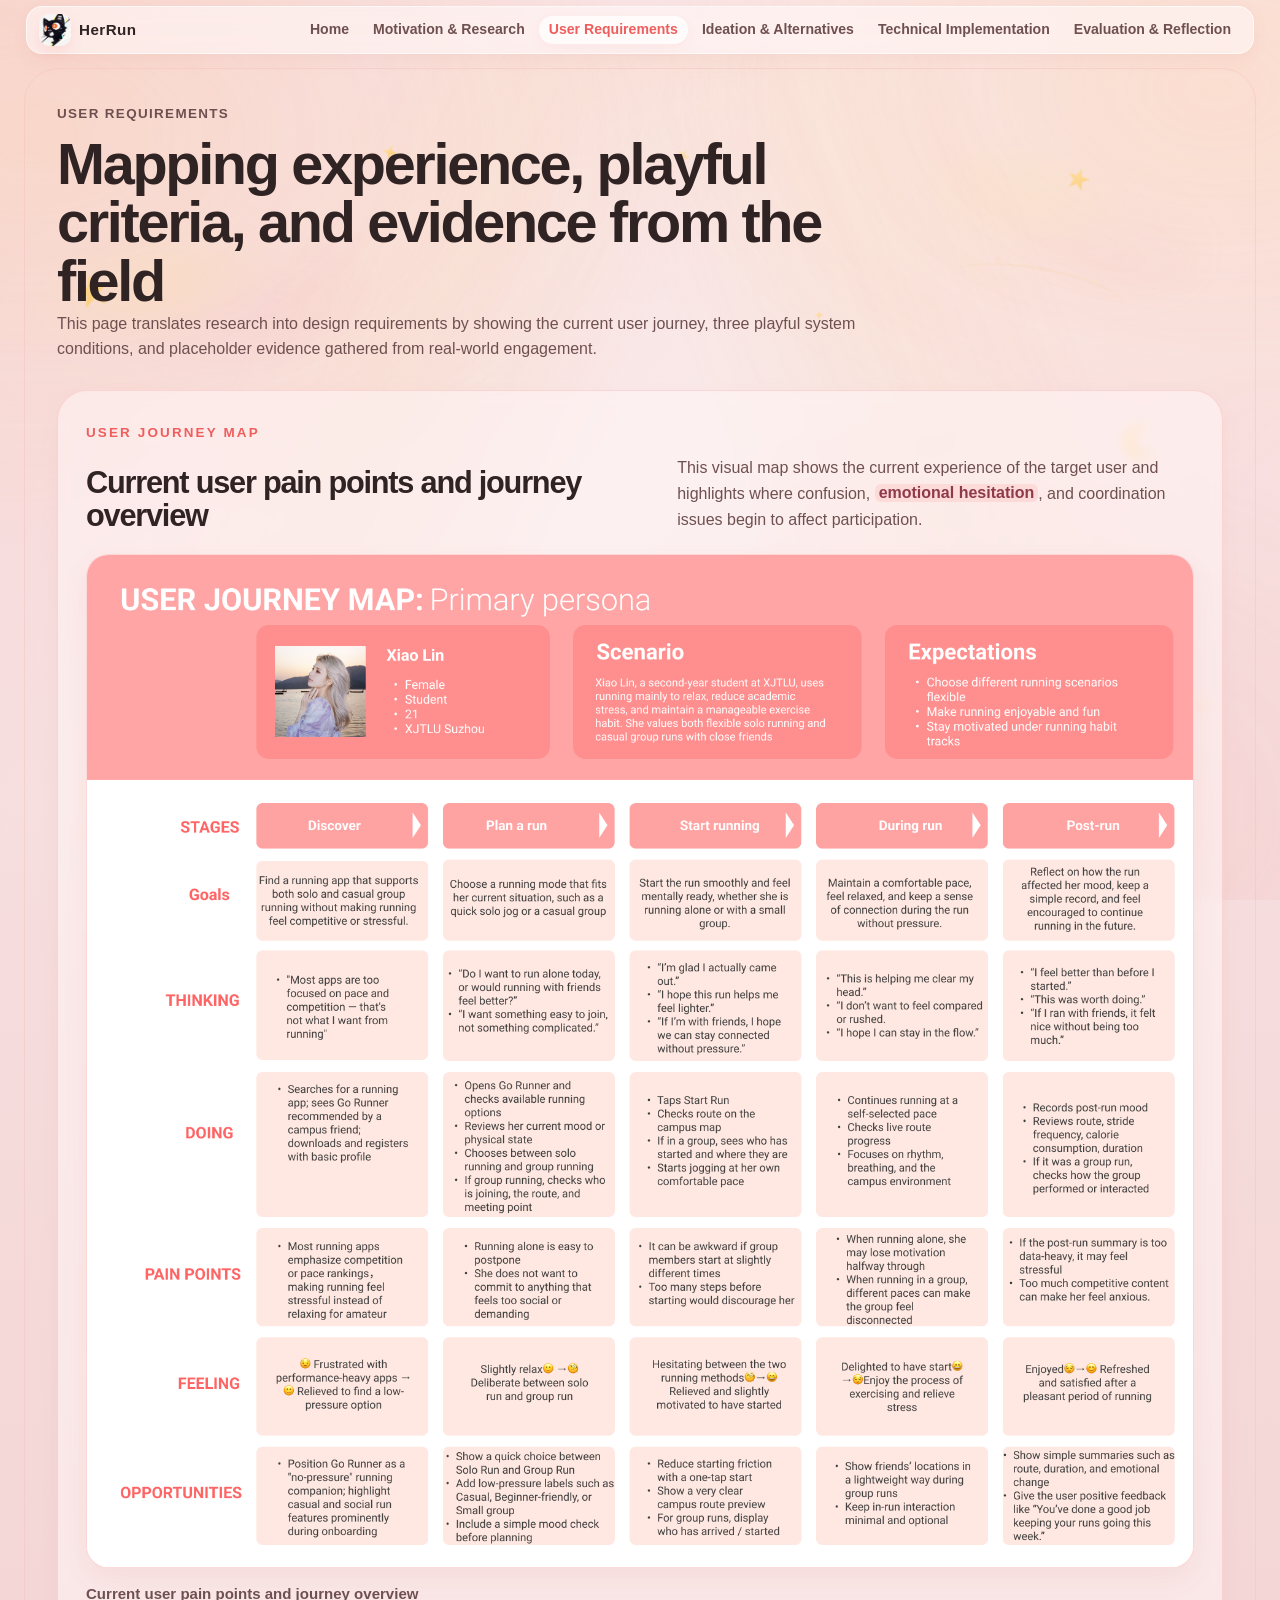
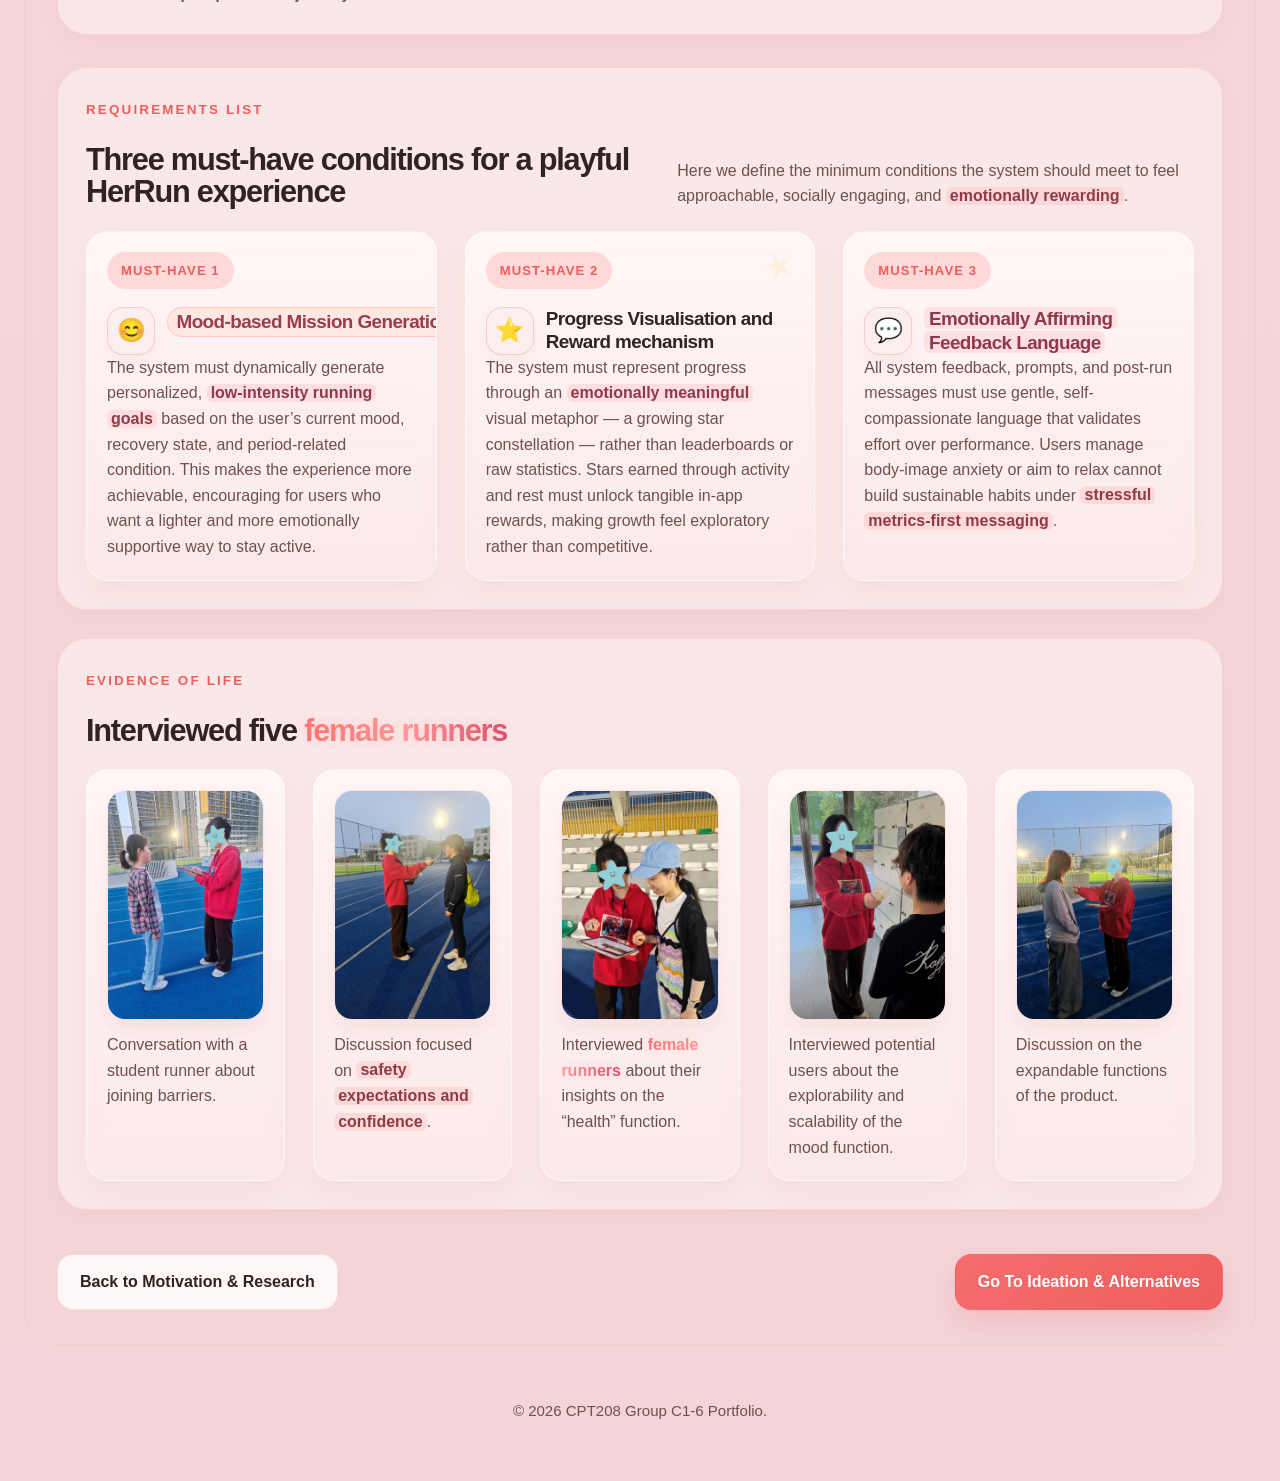
<file: requirements.html>
<!DOCTYPE html>
<html lang="en">
<head>
    <meta charset="UTF-8">
    <meta name="viewport" content="width=device-width, initial-scale=1.0">
    <title>HerRun | User Requirements</title>
    <link rel="stylesheet" href="style.css">
</head>
<body>
    <div class="ambient-scene" aria-hidden="true">
        <span class="ambient-glow glow-a"></span>
        <span class="ambient-glow glow-b"></span>
        <span class="ambient-glow glow-c"></span>
        <span class="ambient-route route-a"></span>
        <span class="ambient-route route-b"></span>
        <span class="ambient-route route-c"></span>
        <span class="ambient-shape ambient-star star-a"></span>
        <span class="ambient-shape ambient-star star-b"></span>
        <span class="ambient-shape ambient-star star-c"></span>
        <span class="ambient-shape ambient-star star-d"></span>
        <span class="ambient-shape ambient-star star-e"></span>
        <span class="ambient-shape ambient-moon moon-a"></span>
        <span class="ambient-shape ambient-moon moon-b"></span>
        <span class="ambient-shape ambient-moon moon-c"></span>
        <span class="ambient-shape ambient-sparkle sparkle-a"></span>
        <span class="ambient-shape ambient-sparkle sparkle-b"></span>
        <span class="ambient-shape ambient-sparkle sparkle-c"></span>
        <span class="ambient-shape ambient-sparkle sparkle-d"></span>
        <span class="ambient-shape ambient-sparkle sparkle-e"></span>
        <span class="ambient-dot dot-a"></span>
        <span class="ambient-dot dot-b"></span>
        <span class="ambient-dot dot-c"></span>
        <span class="ambient-dot dot-d"></span>
    </div>
    <div class="page-shell">
        <nav class="site-nav" aria-label="Main navigation">
            <div class="site-nav-inner">
                <a class="brand" href="index.html">
                    <img class="brand-mark" src="images/Icon.png" alt="HerRun logo">
                    <span>HerRun</span>
                </a>
                <div class="nav-links">
                    <a class="nav-link" href="index.html">Home</a>
                    <a class="nav-link" href="motivation.html">Motivation &amp; Research</a>
                    <a class="nav-link is-active" href="requirements.html">User Requirements</a>
                    <a class="nav-link" href="ideation.html">Ideation &amp; Alternatives</a>
                    <a class="nav-link" href="technical.html">Technical Implementation</a>
                    <a class="nav-link" href="evaluation.html">Evaluation &amp; Reflection</a>
                </div>
            </div>
        </nav>

        <main class="page-main">
            <section class="content-panel subpage-panel page-enter">
                <div class="section-heading">
                    <p class="section-tag">User Requirements</p>
                    <h1 class="page-title">Mapping experience, playful criteria, and evidence from the field</h1>
                    <p>
                        This page translates research into design requirements by showing the current user journey,
                        three playful system conditions, and placeholder evidence gathered from real-world engagement.
                    </p>
                </div>

                <article class="content-card">
                    <div class="subsection-heading">
                        <div>
                            <p class="section-tag">User Journey Map</p>
                            <h2>Current user pain points and journey overview</h2>
                        </div>
                        <p>
                            This visual map shows the current experience of the target user and highlights where confusion,
                            <span class="women-soft-highlight">emotional hesitation</span>, and coordination issues begin to affect participation.
                        </p>
                    </div>

                    <div class="journey-frame">
                        <img src="images/User Journey Map Portfolio版.png" alt="User journey map for HerRun" class="journey-map">
                    </div>
                    <p class="caption-text">Current user pain points and journey overview</p>
                </article>

                <div class="two-panel-grid">
                    <section class="content-card">
                        <div class="subsection-heading">
                            <div>
                                <p class="section-tag">Requirements List</p>
                                <h2>Three must-have conditions for a playful HerRun experience</h2>
                            </div>
                            <p>
                                Here we define the minimum conditions the system should meet to feel approachable,
                                socially engaging, and <span class="women-soft-highlight">emotionally rewarding</span>.
                            </p>
                        </div>

                        <div class="triple-grid requirements-card-grid">
                            <article class="feature-card">
                                <span class="pill-label">Must-Have 1</span>
                                <div class="requirement-title-row">
                                    <span class="requirement-icon" aria-hidden="true">😊</span>
                                    <h3><span class="women-feature-tag">Mood-based Mission Generation</span></h3>
                                </div>
                                <p>The system must dynamically generate personalized, <span class="women-soft-highlight">low-intensity running goals</span> based on the user’s current mood, recovery state, and period-related condition. This makes the experience more achievable, encouraging for users who want a lighter and more emotionally supportive way to stay active.</p>
                            </article>
                            <article class="feature-card">
                                <span class="pill-label">Must-Have 2</span>
                                <div class="requirement-title-row">
                                    <span class="requirement-icon" aria-hidden="true">⭐</span>
                                    <h3>Progress Visualisation and Reward mechanism</h3>
                                </div>
                                <p>The system must represent progress through an <span class="women-soft-highlight">emotionally meaningful</span> visual metaphor — a growing star constellation — rather than leaderboards or raw statistics. Stars earned through activity and rest must unlock tangible in-app rewards, making growth feel exploratory rather than competitive.</p>
                            </article>
                            <article class="feature-card">
                                <span class="pill-label">Must-Have 3</span>
                                <div class="requirement-title-row">
                                    <span class="requirement-icon" aria-hidden="true">💬</span>
                                    <h3><span class="women-soft-highlight">Emotionally Affirming Feedback Language</span></h3>
                                </div>
                                <p>All system feedback, prompts, and post-run messages must use gentle, self-compassionate language that validates effort over performance. Users manage body-image anxiety or aim to relax cannot build sustainable habits under <span class="women-soft-highlight">stressful metrics-first messaging</span>.</p>
                            </article>
                        </div>
                    </section>

                    <section class="content-card">
                        <div class="subsection-heading subsection-heading-compact">
                            <div>
                                <p class="section-tag">Evidence of Life</p>
                                <h2>Interviewed five <span class="women-core-highlight">female runners</span></h2>
                            </div>
                        </div>

                        <div class="evidence-grid">
                            <article class="media-card">
                                <img class="media-image" src="images/Interview_1.jpg" alt="Interview with a student runner about joining barriers">
                                <p>Conversation with a student runner about joining barriers.</p>
                            </article>
                            <article class="media-card">
                                <img class="media-image" src="images/Interview_2.jpg" alt="Interview discussion about safety expectations and confidence">
                                <p>Discussion focused on <span class="women-soft-highlight">safety expectations and confidence</span>.</p>
                            </article>
                            <article class="media-card">
                                <img class="media-image" src="images/Interview_3.jpg" alt="Interview about insights on the health function">
                                <p>Interviewed <span class="women-core-highlight">female runners</span> about their insights on the “health” function.</p>
                            </article>
                            <article class="media-card media-card-wide">
                                <img class="media-image" src="images/Interview_4.jpg" alt="Interview about explorability and scalability of the mood function">
                                <p>Interviewed potential users about the explorability and scalability of the mood function.</p>
                            </article>
                            <article class="media-card media-card-wide">
                                <img class="media-image" src="images/Interview_5.jpg" alt="Discussion on expandable product functions">
                                <p>Discussion on the expandable functions of the product.</p>
                            </article>
                        </div>
                    </section>
                </div>

                <div class="page-cta page-cta-paired">
                    <a class="button button-secondary" href="motivation.html">Back to Motivation &amp; Research</a>
                    <a class="button button-primary" href="ideation.html">Go To Ideation &amp; Alternatives</a>
                </div>
            </section>
        </main>

        <footer class="footer">
            <p>© 2026 CPT208 Group C1-6 Portfolio.</p>
        </footer>
    </div>
</body>
</html>
</file>
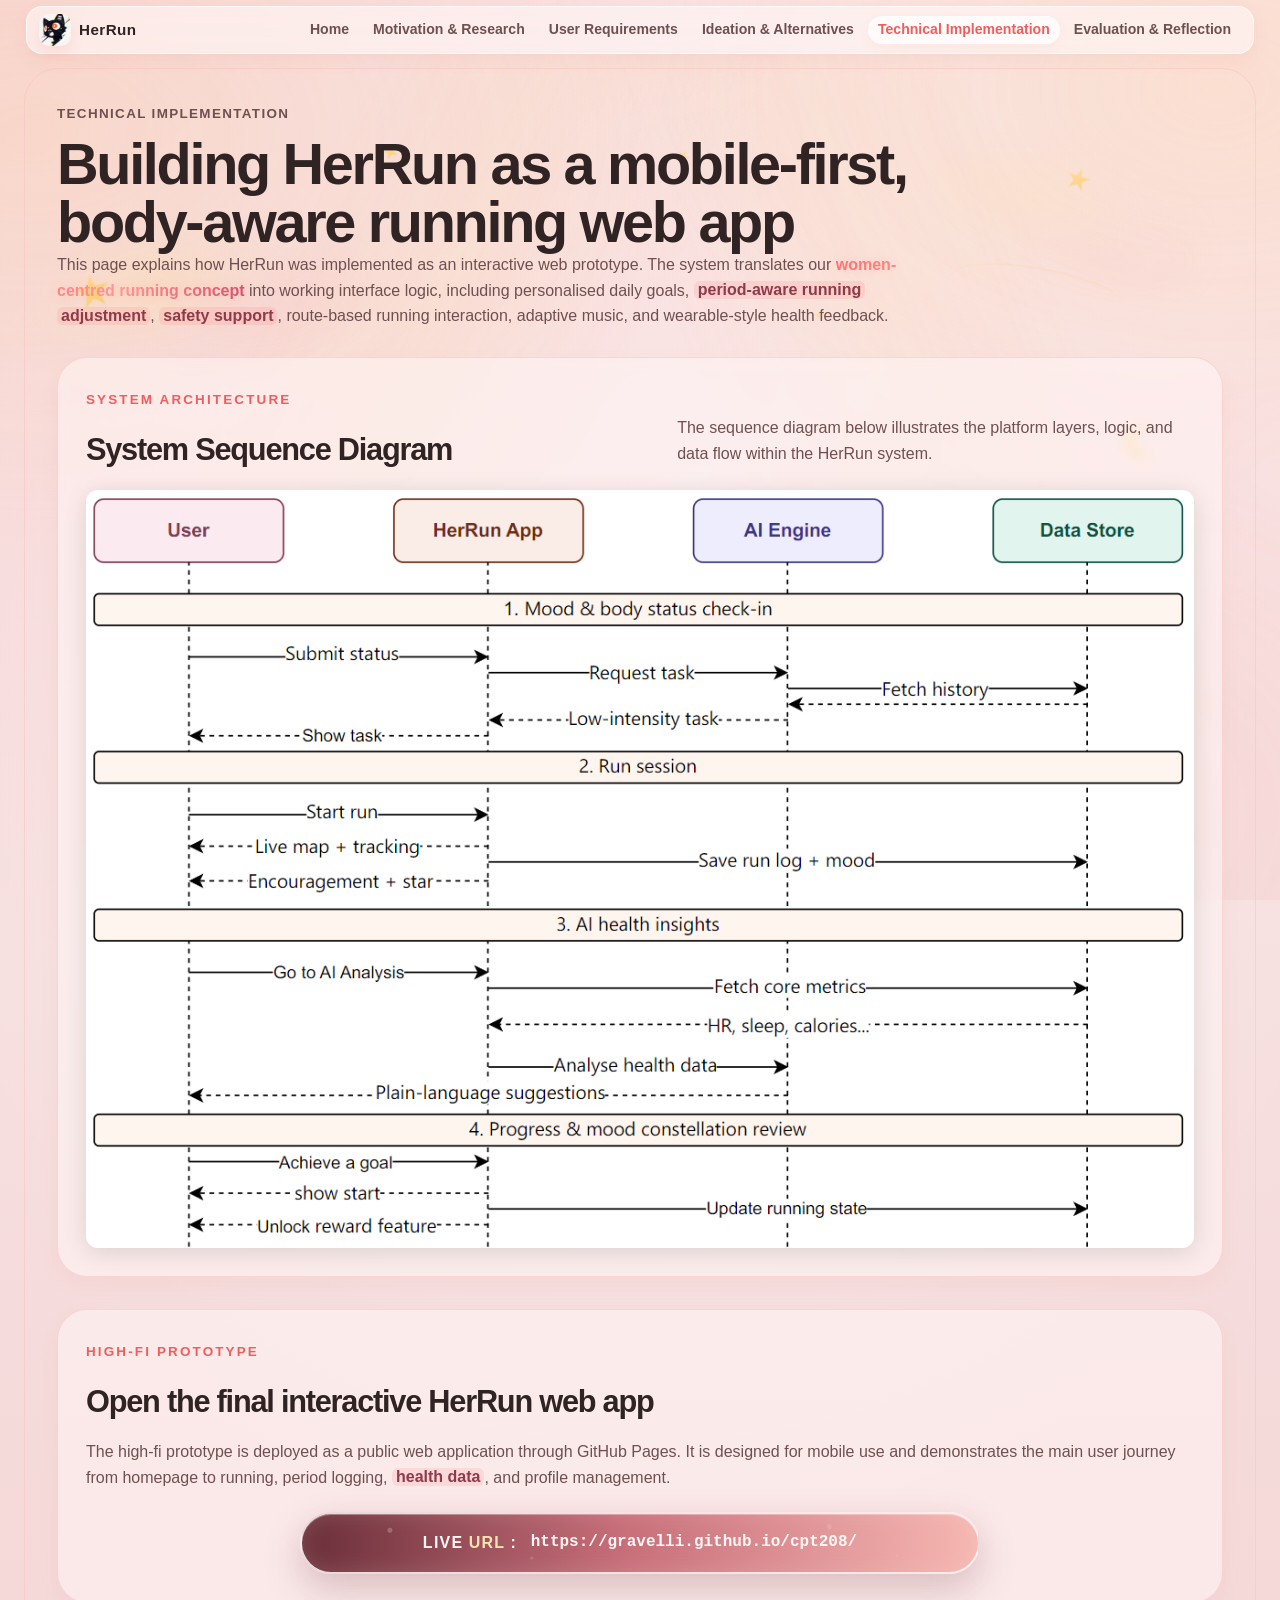
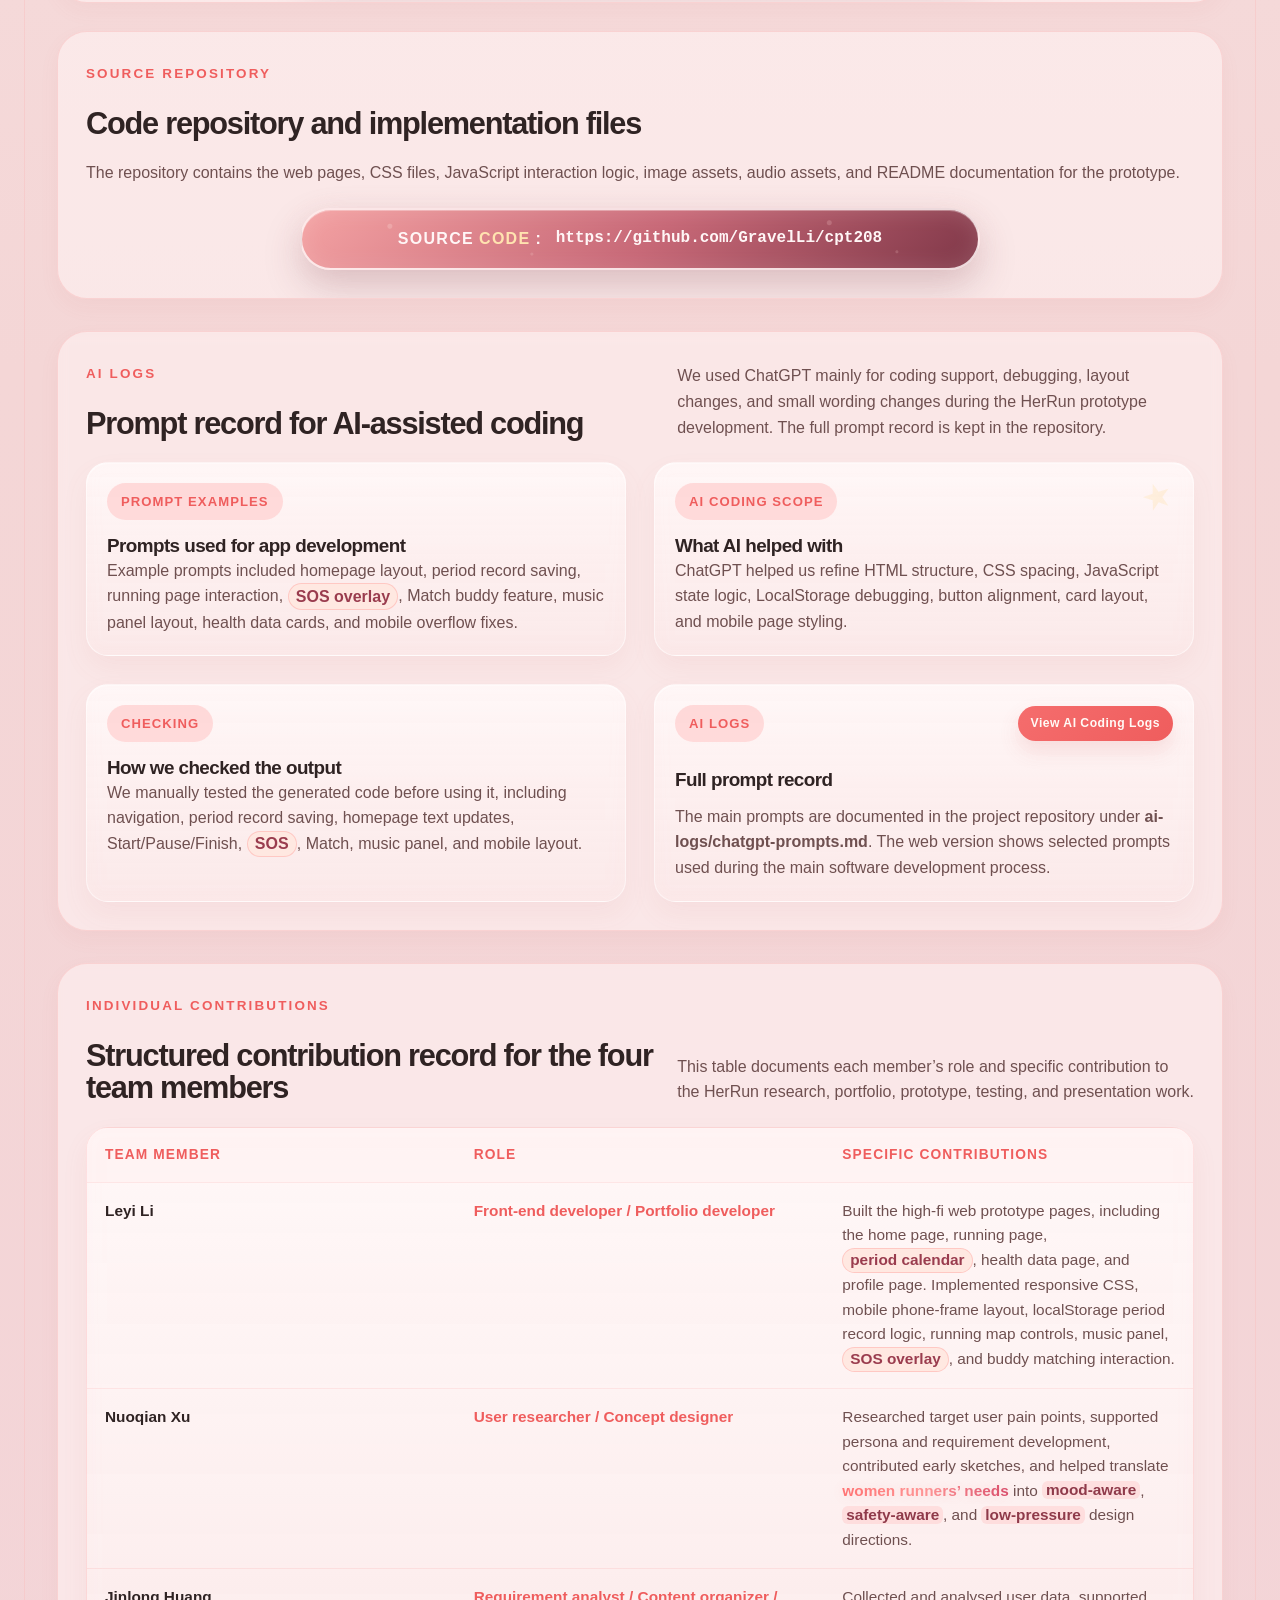
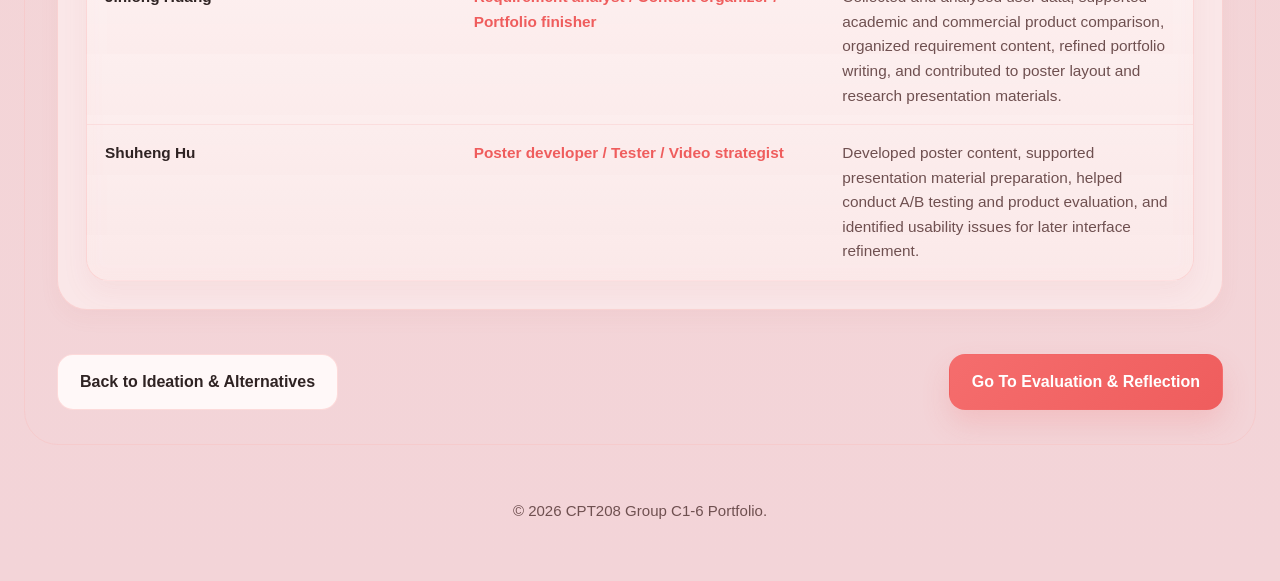
<file: technical.html>
<!DOCTYPE html>
<html lang="en">
<head>
    <meta charset="UTF-8">
    <meta name="viewport" content="width=device-width, initial-scale=1.0">
    <title>HerRun | Technical Implementation</title>
    <link rel="stylesheet" href="style.css">
</head>
<body>
    <div class="ambient-scene" aria-hidden="true">
        <span class="ambient-glow glow-a"></span>
        <span class="ambient-glow glow-b"></span>
        <span class="ambient-glow glow-c"></span>
        <span class="ambient-route route-a"></span>
        <span class="ambient-route route-b"></span>
        <span class="ambient-route route-c"></span>
        <span class="ambient-shape ambient-star star-a"></span>
        <span class="ambient-shape ambient-star star-b"></span>
        <span class="ambient-shape ambient-star star-c"></span>
        <span class="ambient-shape ambient-star star-d"></span>
        <span class="ambient-shape ambient-star star-e"></span>
        <span class="ambient-shape ambient-moon moon-a"></span>
        <span class="ambient-shape ambient-moon moon-b"></span>
        <span class="ambient-shape ambient-moon moon-c"></span>
        <span class="ambient-shape ambient-sparkle sparkle-a"></span>
        <span class="ambient-shape ambient-sparkle sparkle-b"></span>
        <span class="ambient-shape ambient-sparkle sparkle-c"></span>
        <span class="ambient-shape ambient-sparkle sparkle-d"></span>
        <span class="ambient-shape ambient-sparkle sparkle-e"></span>
        <span class="ambient-dot dot-a"></span>
        <span class="ambient-dot dot-b"></span>
        <span class="ambient-dot dot-c"></span>
        <span class="ambient-dot dot-d"></span>
    </div>

    <div class="page-shell">
        <nav class="site-nav" aria-label="Main navigation">
            <div class="site-nav-inner">
                <a class="brand" href="index.html">
                    <img class="brand-mark" src="images/Icon.png" alt="HerRun logo">
                    <span>HerRun</span>
                </a>

                <div class="nav-links">
                    <a class="nav-link" href="index.html">Home</a>
                    <a class="nav-link" href="motivation.html">Motivation &amp; Research</a>
                    <a class="nav-link" href="requirements.html">User Requirements</a>
                    <a class="nav-link" href="ideation.html">Ideation &amp; Alternatives</a>
                    <a class="nav-link is-active" href="technical.html">Technical Implementation</a>
                    <a class="nav-link" href="evaluation.html">Evaluation &amp; Reflection</a>
                </div>
            </div>
        </nav>

        <main class="page-main">
            <section class="content-panel subpage-panel page-enter">
                <div class="section-heading">
                    <p class="section-tag">Technical Implementation</p>
                    <h1 class="page-title">Building HerRun as a mobile-first, body-aware running web app</h1>
                    <p>
                        This page explains how HerRun was implemented as an interactive web prototype.
                        The system translates our <span class="women-core-highlight">women-centred running concept</span> into working interface logic,
                        including personalised daily goals, <span class="women-soft-highlight">period-aware running adjustment</span>, <span class="women-soft-highlight">safety support</span>,
                        route-based running interaction, adaptive music, and wearable-style health feedback.
                    </p>
                </div>

                <section class="content-card">
                    <div class="subsection-heading">
                        <div>
                            <p class="section-tag">System Architecture</p>
                            <h2>System Sequence Diagram</h2>
                        </div>
                        <p>The sequence diagram below illustrates the platform layers, logic, and data flow within the HerRun system.</p>
                    </div>

                    <div style="text-align: center; margin-top: 1.5rem;">
                        <img src="images/herrun_sequence_diagram.png" alt="HerRun System Sequence Diagram" style="max-width: 100%; height: auto; border-radius: 12px; box-shadow: 0 4px 24px rgba(0,0,0,0.12);">
                    </div>
                </section>

                <div class="two-panel-grid">
                    <section class="content-card">
                        <div class="subsection-heading subsection-heading-compact">
                            <div>
                                <p class="section-tag">High-Fi Prototype</p>
                                <h2>Open the final interactive HerRun web app</h2>
                            </div>
                            <p>
                                The high-fi prototype is deployed as a public web application through GitHub Pages.
                                It is designed for mobile use and demonstrates the main user journey from homepage
                                to running, period logging, <span class="women-soft-highlight">health data</span>, and profile management.
                            </p>
                        </div>

                        <a
                            class="unlock-link-card"
                            href="https://gravelli.github.io/cpt208/"
                            target="_blank"
                            rel="noopener noreferrer"
                            aria-label="Open the final HerRun product webpage"
                        >
                            <span class="unlock-label">
                                <span class="unlock-word">LIVE</span>
                                <span class="unlock-me">URL</span>
                                <span>:</span>
                            </span>
                            <span class="unlock-url">https://gravelli.github.io/cpt208/</span>
                        </a>
                    </section>

                    <section class="content-card">
                        <div class="subsection-heading subsection-heading-compact">
                            <div>
                                <p class="section-tag">Source Repository</p>
                                <h2>Code repository and implementation files</h2>
                            </div>
                            <p>
                                The repository contains the web pages, CSS files, JavaScript interaction logic,
                                image assets, audio assets, and README documentation for the prototype.
                            </p>
                        </div>

                        <a
                            class="unlock-link-card source-link-card"
                            href="https://github.com/GravelLi/cpt208"
                            target="_blank"
                            rel="noopener noreferrer"
                            aria-label="Open the HerRun GitHub repository"
                        >
                            <span class="unlock-label">
                                <span class="unlock-word">SOURCE</span>
                                <span class="unlock-me">CODE</span>
                                <span>:</span>
                            </span>
                            <span class="unlock-url">https://github.com/GravelLi/cpt208</span>
                        </a>
                    </section>
                </div>       
                
                <section class="content-card">
                    <div class="subsection-heading">
                        <div>
                            <p class="section-tag">AI Logs</p>
                            <h2>Prompt record for AI-assisted coding</h2>
                        </div>
                        <p>
                            We used ChatGPT mainly for coding support, debugging, layout changes, and small wording changes
                            during the HerRun prototype development. The full prompt record is kept in the repository.
                        </p>
                    </div>

                    <div class="split-grid">
                        <article class="feature-card">
                            <span class="pill-label">Prompt Examples</span>
                            <h3>Prompts used for app development</h3>
                            <p>
                                Example prompts included homepage layout, period record saving, running page interaction,
                                <span class="women-feature-tag">SOS overlay</span>, Match buddy feature, music panel layout, health data cards, and mobile overflow fixes.
                            </p>
                        </article>

                        <article class="feature-card">
                            <span class="pill-label">AI Coding Scope</span>
                            <h3>What AI helped with</h3>
                            <p>
                                ChatGPT helped us refine HTML structure, CSS spacing, JavaScript state logic, LocalStorage debugging,
                                button alignment, card layout, and mobile page styling.
                            </p>
                        </article>

                        <article class="feature-card">
                            <span class="pill-label">Checking</span>
                            <h3>How we checked the output</h3>
                            <p>
                                We manually tested the generated code before using it, including navigation, period record saving,
                                homepage text updates, Start/Pause/Finish, <span class="women-feature-tag">SOS</span>, Match, music panel, and mobile layout.
                            </p>
                        </article>

                        <article class="feature-card ai-logs-card">
                            <div class="ai-logs-card-head">
                                <span class="pill-label">AI Logs</span>
                                <a class="ai-log-mini-button" href="ai-logs.html">
                                    View AI Coding Logs
                                </a>
                            </div>

                            <h3>Full prompt record</h3>
                            <p>
                                The main prompts are documented in the project repository under
                                <strong>ai-logs/chatgpt-prompts.md</strong>. The web version shows selected prompts used during
                                the main software development process.
                            </p>
                        </article>
                    </div>
                </section>

                <section class="content-card">
                    <div class="subsection-heading">
                        <div>
                            <p class="section-tag">Individual Contributions</p>
                            <h2>Structured contribution record for the four team members</h2>
                        </div>
                        <p>
                            This table documents each member’s role and specific contribution to the HerRun research,
                            portfolio, prototype, testing, and presentation work.
                        </p>
                    </div>

                    <div class="contribution-table-wrap">
                        <table class="contribution-table">
                            <thead>
                                <tr>
                                    <th>Team member</th>
                                    <th>Role</th>
                                    <th>Specific Contributions</th>
                                </tr>
                            </thead>

                            <tbody>
                                <tr>
                                    <td data-label="Team member">Leyi Li</td>
                                    <td data-label="Role">Front-end developer / Portfolio developer</td>
                                    <td data-label="Specific Contributions">
                                        Built the high-fi web prototype pages, including the home page, running page,
                                        <span class="women-feature-tag">period calendar</span>, health data page, and profile page. Implemented responsive CSS,
                                        mobile phone-frame layout, localStorage period record logic, running map controls,
                                        music panel, <span class="women-feature-tag">SOS overlay</span>, and buddy matching interaction.
                                    </td>
                                </tr>

                                <tr>
                                    <td data-label="Team member">Nuoqian Xu</td>
                                    <td data-label="Role">User researcher / Concept designer</td>
                                    <td data-label="Specific Contributions">
                                        Researched target user pain points, supported persona and requirement development,
                                        contributed early sketches, and helped translate <span class="women-core-highlight">women runners’ needs</span> into <span class="women-soft-highlight">mood-aware</span>,
                                        <span class="women-soft-highlight">safety-aware</span>, and <span class="women-soft-highlight">low-pressure</span> design directions.
                                    </td>
                                </tr>

                                <tr>
                                    <td data-label="Team member">Jinlong Huang</td>
                                    <td data-label="Role">Requirement analyst / Content organizer / Portfolio finisher</td>
                                    <td data-label="Specific Contributions">
                                        Collected and analysed user data, supported academic and commercial product comparison,
                                        organized requirement content, refined portfolio writing, and contributed to poster layout
                                        and research presentation materials.
                                    </td>
                                </tr>

                                <tr>
                                    <td data-label="Team member">Shuheng Hu</td>
                                    <td data-label="Role">Poster developer / Tester / Video strategist</td>
                                    <td data-label="Specific Contributions">
                                        Developed poster content, supported presentation material preparation, helped conduct
                                        A/B testing and product evaluation, and identified usability issues for later interface refinement.
                                    </td>
                                </tr>
                            </tbody>
                        </table>
                    </div>
                </section>

                <div class="page-cta page-cta-paired">
                    <a class="button button-secondary" href="ideation.html">Back to Ideation &amp; Alternatives</a>
                    <a class="button button-primary" href="evaluation.html">Go To Evaluation &amp; Reflection</a>
                </div>
            </section>
        </main>

        <footer class="footer">
            <p>© 2026 CPT208 Group C1-6 Portfolio.</p>
        </footer>
    </div>
</body>
</html>
</file>
<file: style.css>
:root {
    --bg: #f6dada;
    --surface: #f8e4e4;
    --surface-soft: #fbeeee;
    --surface-strong: #fff6f6;
    --text: #2f2323;
    --muted: #6f5050;
    --line: rgba(244, 108, 108, 0.22);
    --line-strong: rgba(239, 93, 93, 0.18);
    --primary: #f56d6d;
    --primary-deep: #ef5d5d;
    --primary-soft: #ffd7d7;
    --shadow-lg: 0 24px 60px rgba(210, 102, 102, 0.14);
    --shadow-md: 0 14px 30px rgba(210, 102, 102, 0.10);
    --shadow-soft: 0 18px 45px rgba(225, 118, 118, 0.12);
    --max-width: 1200px;
}

* {
    box-sizing: border-box;
    margin: 0;
    padding: 0;
}

html {
    scroll-behavior: smooth;
}

body {
    font-family: "Trebuchet MS", "Segoe UI", "Helvetica Neue", Arial, sans-serif;
    background:
        radial-gradient(circle at top left, rgba(245, 109, 109, 0.14), transparent 24%),
        radial-gradient(circle at top right, rgba(255, 215, 215, 0.34), transparent 22%),
        radial-gradient(circle at 50% 18%, rgba(255, 255, 255, 0.30), transparent 28%),
        linear-gradient(180deg, #f9e6e6 0%, #f4d6d6 52%, #f3d4d8 100%);
    color: var(--text);
    line-height: 1.6;
    min-height: 100vh;
    overflow-x: hidden;
    position: relative;
    isolation: isolate;
}

body.intro-active {
    overflow: hidden;
}

body.timeline-lightbox-open {
    overflow: hidden;
}

html.intro-seen .intro-screen {
    display: none;
}

a {
    color: inherit;
    text-decoration: none;
}

img {
    max-width: 100%;
    display: block;
}

.women-core-highlight {
    font-weight: 800;
    color: #d94f6d;
    background: linear-gradient(90deg, #ff7474, #ff9a9a, #d94f6d);
    -webkit-background-clip: text;
    background-clip: text;
    text-shadow: 0 0 12px rgba(255, 116, 116, 0.18);
}

@supports ((-webkit-background-clip: text) or (background-clip: text)) {
    .women-core-highlight {
        color: transparent;
        -webkit-text-fill-color: transparent;
    }
}

.women-soft-highlight {
    font-weight: 650;
    color: #8f3a4a;
    background: rgba(255, 116, 116, 0.14);
    border-radius: 6px;
    padding: 0.03em 0.25em;
    -webkit-box-decoration-break: clone;
    box-decoration-break: clone;
}

.women-feature-tag {
    display: inline-block;
    font-weight: 650;
    color: #9a3c4e;
    background: #ffe8e1;
    border: 1px solid rgba(255, 116, 116, 0.28);
    border-radius: 999px;
    padding: 0.08em 0.45em;
    line-height: 1.35;
    white-space: nowrap;
    vertical-align: baseline;
}

.ambient-scene {
    position: fixed;
    inset: 0;
    z-index: 0;
    overflow: hidden;
    pointer-events: none;
    perspective: 900px;
}

.ambient-scene::before {
    content: "";
    position: absolute;
    inset: -16%;
    background:
        radial-gradient(ellipse at 12% 22%, rgba(255, 224, 138, 0.18), transparent 32%),
        radial-gradient(ellipse at 86% 18%, rgba(255, 209, 102, 0.16), transparent 30%),
        radial-gradient(ellipse at 76% 82%, rgba(245, 109, 109, 0.13), transparent 34%);
    filter: blur(10px);
    opacity: 0.82;
    transform: translateZ(-220px) scale(1.18);
    animation: far-glow-breathe 42s ease-in-out infinite;
}

.ambient-scene::after {
    content: "";
    position: absolute;
    inset: 0;
    background:
        linear-gradient(115deg, transparent 0 20%, rgba(255, 209, 102, 0.10) 32%, transparent 47% 100%),
        linear-gradient(68deg, transparent 0 55%, rgba(249, 199, 79, 0.08) 70%, transparent 84% 100%);
    opacity: 0.72;
    transform: translateZ(-120px);
}

.ambient-glow,
.ambient-shape,
.ambient-dot,
.ambient-route {
    position: absolute;
    display: block;
    pointer-events: none;
    will-change: transform;
}

.ambient-glow {
    --x: 0;
    --y: 0;
    --w: 360px;
    --h: 190px;
    --opacity: 0.42;
    --rotate: 0deg;
    width: var(--w);
    height: var(--h);
    left: var(--x);
    top: var(--y);
    border-radius: 48% 52% 44% 56%;
    background:
        radial-gradient(ellipse at 38% 34%, rgba(255, 224, 138, 0.42), transparent 44%),
        radial-gradient(ellipse at 72% 66%, rgba(245, 109, 109, 0.12), transparent 48%);
    border: 1px solid rgba(255, 209, 102, 0.12);
    filter: blur(12px);
    opacity: var(--opacity);
    transform: translateZ(-210px) rotate(var(--rotate));
    animation: far-drift var(--duration, 34s) ease-in-out infinite;
    animation-delay: var(--delay, 0s);
}

.glow-a {
    --x: -120px;
    --y: 19vh;
    --w: 420px;
    --h: 190px;
    --opacity: 0.48;
    --rotate: -12deg;
    --duration: 38s;
}

.glow-b {
    --x: calc(100% - 310px);
    --y: 9vh;
    --w: 370px;
    --h: 180px;
    --opacity: 0.34;
    --rotate: 10deg;
    --duration: 44s;
    --delay: -16s;
}

.glow-c {
    --x: 58%;
    --y: 74vh;
    --w: 460px;
    --h: 210px;
    --opacity: 0.30;
    --rotate: 18deg;
    --duration: 48s;
    --delay: -24s;
}

.ambient-shape {
    --x: 50%;
    --y: 50vh;
    --size: 22px;
    --opacity: 0.66;
    --rotate: 0deg;
    --z: 0px;
    --drift-x: 10px;
    --drift-y: -12px;
    --drift-back-x: -8px;
    --drift-back-y: 6px;
    --twinkle-low: 0.34;
    width: var(--size);
    aspect-ratio: 1;
    left: var(--x);
    top: var(--y);
    opacity: var(--opacity);
    transform: translate3d(0, 0, var(--z)) rotate(var(--rotate));
    animation: var(--motion, float-up-soft) var(--duration, 22s) ease-in-out infinite;
    animation-delay: var(--delay, 0s);
    animation-direction: var(--direction, normal);
}

.ambient-star {
    background: linear-gradient(145deg, #ffe08a 0%, #ffd166 48%, #f9c74f 100%);
    clip-path: polygon(50% 0%, 61% 34%, 98% 35%, 68% 56%, 79% 92%, 50% 70%, 21% 92%, 32% 56%, 2% 35%, 39% 34%);
    filter:
        drop-shadow(0 0 8px rgba(255, 209, 102, 0.55))
        drop-shadow(0 6px 12px rgba(239, 93, 93, 0.08));
}

.ambient-moon {
    border-radius: 50%;
    background: linear-gradient(135deg, #ffe08a 0%, #ffd166 58%, #f9c74f 100%);
    filter:
        drop-shadow(0 0 11px rgba(255, 209, 102, 0.52))
        drop-shadow(0 8px 16px rgba(239, 93, 93, 0.10));
    -webkit-mask: radial-gradient(circle at 66% 42%, transparent 0 44%, #000 45%);
    mask: radial-gradient(circle at 66% 42%, transparent 0 44%, #000 45%);
}

.ambient-sparkle {
    background: linear-gradient(145deg, #fff2ad 0%, #ffd166 54%, #f9c74f 100%);
    clip-path: polygon(50% 0%, 61% 37%, 100% 50%, 61% 63%, 50% 100%, 39% 63%, 0% 50%, 39% 37%);
    filter: drop-shadow(0 0 10px rgba(255, 209, 102, 0.58));
    animation-name: sparkle-twinkle;
}

.ambient-dot {
    --x: 50%;
    --y: 50vh;
    --size: 7px;
    --opacity: 0.38;
    --z: -40px;
    width: var(--size);
    aspect-ratio: 1;
    left: var(--x);
    top: var(--y);
    background: rgba(255, 224, 138, 0.72);
    clip-path: polygon(50% 0%, 61% 37%, 100% 50%, 61% 63%, 50% 100%, 39% 63%, 0% 50%, 39% 37%);
    filter: drop-shadow(0 0 7px rgba(255, 209, 102, 0.24));
    opacity: var(--opacity);
    animation: dot-drift var(--duration, 26s) ease-in-out infinite;
    animation-delay: var(--delay, 0s);
}

.star-a {
    --x: 7%;
    --y: 31vh;
    --size: 34px;
    --opacity: 0.72;
    --rotate: -13deg;
    --z: 24px;
    --drift-x: 10px;
    --drift-y: -12px;
    --drift-back-x: -7px;
    --drift-back-y: 5px;
    --duration: 14s;
    --delay: -4s;
    --motion: float-up-soft;
}

.star-b {
    --x: 84%;
    --y: 18vh;
    --size: 24px;
    --opacity: 0.60;
    --rotate: 18deg;
    --z: -18px;
    --drift-x: -8px;
    --drift-y: -10px;
    --drift-back-x: 9px;
    --drift-back-y: 6px;
    --duration: 16s;
    --delay: -13s;
    --motion: drift-left-right;
}

.star-c {
    --x: 74%;
    --y: 80vh;
    --size: 28px;
    --opacity: 0.52;
    --rotate: 9deg;
    --z: -42px;
    --drift-x: 9px;
    --drift-y: -11px;
    --drift-back-x: -6px;
    --drift-back-y: 7px;
    --duration: 18s;
    --delay: -19s;
    --motion: slow-rotate-subtle;
}

.star-d {
    --x: 23%;
    --y: 84vh;
    --size: 18px;
    --opacity: 0.58;
    --rotate: -26deg;
    --z: 34px;
    --drift-x: -7px;
    --drift-y: -10px;
    --drift-back-x: 8px;
    --drift-back-y: 5px;
    --duration: 13s;
    --delay: -10s;
    --motion: float-up-soft;
}

.star-e {
    --x: 53%;
    --y: 14vh;
    --size: 16px;
    --opacity: 0.42;
    --rotate: 33deg;
    --z: -68px;
    --drift-x: 7px;
    --drift-y: -9px;
    --drift-back-x: -8px;
    --drift-back-y: 5px;
    --duration: 17s;
    --delay: -22s;
    --motion: drift-left-right;
}

.moon-a {
    --x: 13%;
    --y: 69vh;
    --size: 46px;
    --opacity: 0.62;
    --rotate: -16deg;
    --z: 18px;
    --drift-x: 9px;
    --drift-y: -10px;
    --drift-back-x: -7px;
    --drift-back-y: 6px;
    --duration: 18s;
    --delay: -8s;
    --motion: moon-sway;
}

.moon-b {
    --x: 89%;
    --y: 47vh;
    --size: 36px;
    --opacity: 0.54;
    --rotate: 20deg;
    --z: -28px;
    --drift-x: -8px;
    --drift-y: -12px;
    --drift-back-x: 8px;
    --drift-back-y: 5px;
    --duration: 17s;
    --delay: -18s;
    --motion: moon-sway;
    --direction: reverse;
}

.moon-c {
    --x: 39%;
    --y: 94vh;
    --size: 29px;
    --opacity: 0.42;
    --rotate: 42deg;
    --z: -76px;
    --drift-x: 7px;
    --drift-y: -9px;
    --drift-back-x: -6px;
    --drift-back-y: 6px;
    --duration: 16s;
    --delay: -28s;
    --motion: drift-left-right;
}

.sparkle-a {
    --x: 31%;
    --y: 18vh;
    --size: 15px;
    --opacity: 0.70;
    --twinkle-low: 0.42;
    --rotate: 14deg;
    --z: 52px;
    --duration: 11s;
    --delay: -3s;
}

.sparkle-b {
    --x: 64%;
    --y: 34vh;
    --size: 10px;
    --opacity: 0.50;
    --twinkle-low: 0.26;
    --rotate: -8deg;
    --z: -26px;
    --duration: 14s;
    --delay: -12s;
}

.sparkle-c {
    --x: 46%;
    --y: 88vh;
    --size: 12px;
    --opacity: 0.55;
    --twinkle-low: 0.30;
    --rotate: 28deg;
    --z: 20px;
    --duration: 16s;
    --delay: -16s;
}

.sparkle-d {
    --x: 91%;
    --y: 76vh;
    --size: 18px;
    --opacity: 0.48;
    --twinkle-low: 0.25;
    --rotate: 7deg;
    --z: 42px;
    --duration: 13s;
    --delay: -7s;
}

.sparkle-e {
    --x: 17%;
    --y: 48vh;
    --size: 9px;
    --opacity: 0.38;
    --twinkle-low: 0.20;
    --rotate: 39deg;
    --z: -58px;
    --duration: 18s;
    --delay: -20s;
}

.dot-a {
    --x: 9%;
    --y: 54vh;
    --size: 4px;
    --opacity: 0.34;
    --duration: 16s;
    --delay: -9s;
}

.dot-b {
    --x: 36%;
    --y: 28vh;
    --size: 3px;
    --opacity: 0.28;
    --duration: 14s;
    --delay: -14s;
}

.dot-c {
    --x: 69%;
    --y: 60vh;
    --size: 5px;
    --opacity: 0.30;
    --duration: 18s;
    --delay: -18s;
}

.dot-d {
    --x: 82%;
    --y: 89vh;
    --size: 3px;
    --opacity: 0.26;
    --duration: 17s;
    --delay: -30s;
}

.ambient-route {
    --x: 4%;
    --y: 57vh;
    --w: 230px;
    --h: 62px;
    --opacity: 0.27;
    --rotate: -8deg;
    width: var(--w);
    height: var(--h);
    left: var(--x);
    top: var(--y);
    opacity: var(--opacity);
    border-top: 2px solid rgba(249, 199, 79, 0.48);
    border-radius: 58% 42% 0 0;
    filter: drop-shadow(0 0 10px rgba(255, 209, 102, 0.24));
    transform: translateZ(-30px) rotate(var(--rotate));
    animation: route-drift var(--duration, 30s) ease-in-out infinite;
    animation-delay: var(--delay, 0s);
}

.ambient-route::before,
.ambient-route::after {
    content: "";
    position: absolute;
    top: -5px;
    width: 9px;
    aspect-ratio: 1;
    background: rgba(255, 224, 138, 0.62);
    clip-path: polygon(50% 0%, 61% 37%, 100% 50%, 61% 63%, 50% 100%, 39% 63%, 0% 50%, 39% 37%);
    filter: drop-shadow(0 0 8px rgba(255, 209, 102, 0.30));
}

.ambient-route::before {
    left: 22%;
}

.ambient-route::after {
    right: 15%;
}

.route-a {
    --x: 4%;
    --y: 56vh;
    --w: 230px;
    --h: 62px;
    --opacity: 0.28;
    --rotate: -9deg;
    --duration: 18s;
}

.route-b {
    --x: 75%;
    --y: 29vh;
    --w: 180px;
    --h: 48px;
    --opacity: 0.22;
    --rotate: 12deg;
    --duration: 16s;
    --delay: -15s;
}

.route-c {
    --x: 47%;
    --y: 72vh;
    --w: 160px;
    --h: 42px;
    --opacity: 0.17;
    --rotate: -18deg;
    --duration: 18s;
    --delay: -26s;
}

@keyframes float-up-soft {
    0%,
    100% {
        transform: translate3d(0, 0, var(--z)) rotate(var(--rotate));
    }
    48% {
        transform: translate3d(var(--drift-x), var(--drift-y), calc(var(--z) + 8px)) rotate(calc(var(--rotate) + 3deg));
    }
}

@keyframes drift-left-right {
    0%,
    100% {
        transform: translate3d(0, 0, var(--z)) rotate(var(--rotate));
    }
    34% {
        transform: translate3d(var(--drift-back-x), var(--drift-back-y), calc(var(--z) + 5px)) rotate(calc(var(--rotate) - 3deg));
    }
    68% {
        transform: translate3d(var(--drift-x), var(--drift-y), calc(var(--z) + 8px)) rotate(calc(var(--rotate) + 3deg));
    }
}

@keyframes moon-sway {
    0%,
    100% {
        transform: translate3d(0, 0, var(--z)) rotate(var(--rotate));
    }
    50% {
        transform: translate3d(var(--drift-x), var(--drift-y), calc(var(--z) + 6px)) rotate(calc(var(--rotate) - 4deg));
    }
}

@keyframes sparkle-twinkle {
    0%,
    100% {
        transform: translate3d(0, 0, var(--z)) scale(0.92) rotate(var(--rotate));
        opacity: var(--twinkle-low);
    }
    46% {
        transform: translate3d(6px, -8px, calc(var(--z) + 8px)) scale(1.08) rotate(calc(var(--rotate) + 4deg));
        opacity: var(--opacity);
    }
}

@keyframes slow-rotate-subtle {
    0%,
    100% {
        transform: translate3d(0, 0, var(--z)) rotate(var(--rotate));
    }
    50% {
        transform: translate3d(var(--drift-x), var(--drift-y), calc(var(--z) + 6px)) rotate(calc(var(--rotate) + 4deg));
    }
}

@keyframes dot-drift {
    0%,
    100% {
        transform: translate3d(0, 0, var(--z));
        opacity: 0.18;
    }
    50% {
        transform: translate3d(6px, -8px, calc(var(--z) + 6px));
        opacity: var(--opacity);
    }
}

@keyframes far-drift {
    0%,
    100% {
        transform: translate3d(0, 0, -210px) rotate(var(--rotate));
    }
    50% {
        transform: translate3d(12px, -10px, -190px) rotate(calc(var(--rotate) + 3deg));
    }
}

@keyframes far-glow-breathe {
    0%,
    100% {
        transform: translateZ(-220px) scale(1.18);
    }
    50% {
        transform: translateZ(-180px) scale(1.24);
    }
}

@keyframes route-drift {
    0%,
    100% {
        transform: translate3d(0, 0, -30px) rotate(var(--rotate));
    }
    50% {
        transform: translate3d(10px, -8px, 4px) rotate(calc(var(--rotate) + 2deg));
    }
}

@keyframes ambient-panel-drift {
    0%,
    100% {
        transform: translate3d(0, 0, 0) rotate(var(--panel-rotate, 0deg));
    }
    50% {
        transform: translate3d(8px, -7px, 0) rotate(calc(var(--panel-rotate, 0deg) + 3deg));
    }
}

@keyframes card-accent-float {
    0%,
    100% {
        transform: translate3d(0, 0, 0) rotate(var(--card-accent-rotate, 0deg));
    }
    50% {
        transform: translate3d(6px, -7px, 0) rotate(calc(var(--card-accent-rotate, 0deg) + 3deg));
    }
}

.intro-screen {
    position: fixed;
    inset: 0;
    z-index: 100;
    display: grid;
    place-items: center;
    min-height: 100vh;
    padding: 28px;
    overflow: hidden;
    background:
        radial-gradient(circle at 50% 42%, rgba(255, 255, 255, 0.72), transparent 30%),
        radial-gradient(circle at 20% 18%, rgba(255, 215, 215, 0.48), transparent 28%),
        radial-gradient(circle at 82% 76%, rgba(245, 109, 109, 0.14), transparent 24%),
        linear-gradient(180deg, #fff0f0 0%, #f8dada 100%);
    color: var(--text);
    transition: opacity 0.75s ease, visibility 0.75s ease;
}

.intro-screen.is-leaving {
    opacity: 0;
    visibility: hidden;
    pointer-events: none;
}

.intro-ripple {
    position: absolute;
    width: min(56vw, 440px);
    aspect-ratio: 1;
    border-radius: 50%;
    background:
        radial-gradient(circle, rgba(255, 255, 255, 0.62) 0 18%, rgba(255, 215, 215, 0.42) 19% 38%, rgba(245, 109, 109, 0.10) 39% 62%, transparent 63%);
    box-shadow:
        0 0 70px rgba(255, 255, 255, 0.56),
        0 0 90px rgba(239, 93, 93, 0.10);
    opacity: 0;
    transform: scale(0.86);
    animation: intro-breathe 4.8s ease-in-out infinite;
}

.intro-screen.is-step-1 .intro-ripple {
    opacity: 0.74;
}

.intro-content {
    position: relative;
    z-index: 1;
    width: min(100%, 760px);
    display: grid;
    justify-items: center;
    text-align: center;
}

.intro-line,
.intro-route,
.intro-brand-block,
.intro-button {
    opacity: 0;
    transform: translateY(12px);
    transition: opacity 0.75s ease, transform 0.75s ease;
}

.intro-screen.is-step-2 .intro-line,
.intro-screen.is-step-3 .intro-route,
.intro-screen.is-step-4 .intro-brand-block,
.intro-screen.is-step-5 .intro-button {
    opacity: 1;
    transform: translateY(0);
}

.intro-line {
    max-width: 16ch;
    font-size: clamp(2rem, 5vw, 4.1rem);
    line-height: 1.03;
    letter-spacing: -0.04em;
    font-weight: 800;
}

.intro-route {
    width: min(80vw, 540px);
    margin-top: 26px;
}

.intro-route svg {
    width: 100%;
    height: auto;
    overflow: visible;
}

.route-path {
    fill: none;
    stroke-linecap: round;
    stroke-linejoin: round;
}

.route-glow {
    stroke: rgba(239, 93, 93, 0.12);
    stroke-width: 13;
    opacity: 0;
}

.route-main {
    --route-length: 640;
    stroke: rgba(239, 93, 93, 0.58);
    stroke-width: 5;
    stroke-dasharray: var(--route-length);
    stroke-dashoffset: var(--route-length);
    filter: drop-shadow(0 8px 16px rgba(239, 93, 93, 0.12));
}

.route-highlight {
    --route-length: 640;
    fill: none;
    stroke: rgba(255, 255, 255, 0.62);
    stroke-width: 3;
    stroke-linecap: round;
    stroke-linejoin: round;
    stroke-dasharray: 42 var(--route-length);
    stroke-dashoffset: var(--route-length);
    opacity: 0;
    filter: drop-shadow(0 0 10px rgba(255, 255, 255, 0.45));
}

.intro-screen.is-step-3 .route-path {
    opacity: 1;
}

.intro-screen.is-step-3 .route-main {
    animation: draw-route 1.55s cubic-bezier(0.42, 0, 0.2, 1) forwards;
}

.intro-screen.is-step-3 .route-highlight {
    animation: route-highlight 2.2s 1.35s ease-out forwards;
}

.route-end-dot {
    fill: rgba(255, 255, 255, 0.92);
    opacity: 0;
    filter: drop-shadow(0 0 9px rgba(239, 93, 93, 0.24));
}

.intro-screen.is-step-3 .route-end-dot {
    animation: route-end-glide 1.55s 1.65s ease-out forwards;
}

.route-star {
    overflow: visible;
}

.route-star-shape {
    opacity: 0;
    transform-box: fill-box;
    transform-origin: center;
    filter: drop-shadow(0 0 0 rgba(239, 93, 93, 0));
}

.route-star-shape {
    fill: #fff8f8;
    stroke: rgba(239, 93, 93, 0.46);
    stroke-width: 2.4;
    stroke-linejoin: round;
}

.intro-screen.is-step-3 .route-star-shape {
    animation:
        star-reveal 0.72s cubic-bezier(0.34, 1.4, 0.64, 1) forwards,
        star-pulse 3.8s ease-in-out infinite;
}

.intro-screen.is-step-3 .route-star-1 .route-star-shape {
    animation-delay: 0.38s, 1.12s;
}

.intro-screen.is-step-3 .route-star-2 .route-star-shape {
    animation-delay: 0.78s, 1.46s;
}

.intro-screen.is-step-3 .route-star-3 .route-star-shape {
    animation-delay: 1.18s, 1.84s;
}

.intro-brand-block {
    display: grid;
    justify-items: center;
    margin-top: 24px;
}

.intro-logo {
    width: 70px;
    height: 70px;
    border-radius: 22px;
    object-fit: cover;
    background: #fff8f8;
    box-shadow: 0 16px 34px rgba(239, 93, 93, 0.18);
}

.intro-brand-block h1 {
    margin-top: 14px;
    font-size: clamp(2.5rem, 6vw, 5rem);
    line-height: 0.95;
    letter-spacing: -0.04em;
}

.intro-brand-block p {
    max-width: 560px;
    margin-top: 12px;
    color: var(--muted);
    font-size: clamp(1rem, 2vw, 1.18rem);
    font-weight: 600;
}

.intro-button {
    margin-top: 30px;
    padding: 14px 24px;
    border: 1px solid rgba(255, 255, 255, 0.72);
    border-radius: 16px;
    background: linear-gradient(135deg, var(--primary), var(--primary-deep));
    color: #ffffff;
    box-shadow: 0 16px 34px rgba(239, 93, 93, 0.18);
    font: inherit;
    font-weight: 800;
    cursor: pointer;
    transition: opacity 0.75s ease, transform 0.25s ease, box-shadow 0.25s ease;
}

.intro-button:hover {
    transform: translateY(-2px);
    box-shadow: 0 20px 38px rgba(239, 93, 93, 0.22);
}

.intro-button:focus-visible {
    outline: 3px solid rgba(239, 93, 93, 0.28);
    outline-offset: 4px;
}

.intro-button:disabled {
    pointer-events: none;
}

@keyframes intro-breathe {
    0%,
    100% {
        transform: scale(0.9);
    }
    50% {
        transform: scale(1.04);
    }
}

@keyframes draw-route {
    to {
        stroke-dashoffset: 0;
    }
}

@keyframes route-highlight {
    0% {
        opacity: 0;
        stroke-dashoffset: var(--route-length);
    }
    26% {
        opacity: 0.66;
    }
    100% {
        opacity: 0;
        stroke-dashoffset: 0;
    }
}

@keyframes route-end-glide {
    0% {
        opacity: 0;
        transform: translate(0, 0) scale(0.72);
    }
    26% {
        opacity: 0.72;
    }
    72% {
        opacity: 0.48;
        transform: translate(28px, -9px) scale(1);
    }
    100% {
        opacity: 0;
        transform: translate(34px, -11px) scale(0.88);
    }
}

@keyframes star-reveal {
    0% {
        opacity: 0;
        transform: scale(0.68);
        filter: drop-shadow(0 0 0 rgba(239, 93, 93, 0));
    }
    72% {
        opacity: 1;
        transform: scale(1.08);
        filter: drop-shadow(0 0 11px rgba(239, 93, 93, 0.28));
    }
    100% {
        opacity: 1;
        transform: scale(1);
        filter: drop-shadow(0 0 7px rgba(239, 93, 93, 0.20));
    }
}

@keyframes star-pulse {
    0%,
    100% {
        opacity: 0.86;
        transform: scale(1);
        filter: drop-shadow(0 0 6px rgba(239, 93, 93, 0.18));
    }
    50% {
        opacity: 1;
        transform: scale(1.06);
        filter: drop-shadow(0 0 12px rgba(239, 93, 93, 0.26));
    }
}

.page-shell {
    position: relative;
    z-index: 1;
    width: min(100%, 1400px);
    margin: 0 auto;
    padding: 68px 24px 40px;
}

.site-nav {
    position: fixed;
    top: 6px;
    left: 50%;
    transform: translateX(-50%);
    width: min(calc(100% - 52px), 1240px);
    z-index: 20;
}

.site-nav-inner {
    display: flex;
    align-items: center;
    justify-content: space-between;
    gap: 12px;
    padding: 7px 12px;
    border-radius: 16px;
    background: rgba(255, 247, 247, 0.62);
    border: 1px solid rgba(255, 255, 255, 0.64);
    box-shadow: 0 6px 16px rgba(210, 102, 102, 0.08);
    backdrop-filter: blur(10px);
}

.brand {
    display: flex;
    align-items: center;
    gap: 8px;
    font-weight: 800;
    font-size: 0.95rem;
    letter-spacing: 0.03em;
    flex-shrink: 0;
    line-height: 1;
}

.brand-mark {
    width: 32px;
    height: 32px;
    border-radius: 10px;
    object-fit: cover;
    background: #fff8f8;
    box-shadow: 0 6px 14px rgba(239, 93, 93, 0.12);
}

.nav-links {
    display: flex;
    align-items: center;
    gap: 4px;
    flex-wrap: wrap;
    justify-content: flex-end;
    color: var(--muted);
    font-weight: 600;
}

.nav-link {
    padding: 6px 10px;
    border-radius: 999px;
    transition: 0.22s ease;
    white-space: nowrap;
    font-size: 0.88rem;
    line-height: 1.1;
}

.nav-link:hover,
.nav-link.is-active {
    color: var(--primary-deep);
    background: rgba(255, 255, 255, 0.78);
    box-shadow: 0 4px 12px rgba(239, 93, 93, 0.06);
}

.page-main {
    display: grid;
    gap: 44px;
}

.hero-panel,
.content-panel {
    position: relative;
    isolation: isolate;
    overflow: hidden;
    background:
        linear-gradient(135deg, rgba(255, 248, 248, 0.66), rgba(246, 220, 220, 0.56)),
        rgba(255, 239, 239, 0.54);
    border: 1px solid rgba(255, 255, 255, 0.58);
    box-shadow: 0 24px 60px rgba(210, 102, 102, 0.13), inset 0 1px 0 rgba(255, 255, 255, 0.46);
    backdrop-filter: blur(12px) saturate(1.06);
    -webkit-backdrop-filter: blur(12px) saturate(1.06);
    border-radius: 34px;
}

.hero-panel::before,
.hero-panel::after,
.content-panel::before,
.content-panel::after {
    content: "";
    position: absolute;
    pointer-events: none;
    z-index: 1;
}

.hero-panel::before,
.content-panel::before {
    --panel-rotate: 12deg;
    width: 74px;
    height: 74px;
    top: 26px;
    right: 34px;
    background: linear-gradient(145deg, rgba(255, 224, 138, 0.82), rgba(255, 209, 102, 0.66) 58%, rgba(249, 199, 79, 0.50));
    clip-path: polygon(50% 0%, 61% 34%, 98% 35%, 68% 56%, 79% 92%, 50% 70%, 21% 92%, 32% 56%, 2% 35%, 39% 34%);
    filter:
        drop-shadow(0 0 16px rgba(255, 209, 102, 0.30))
        drop-shadow(0 10px 20px rgba(239, 93, 93, 0.08));
    opacity: 0.52;
    animation: ambient-panel-drift 28s ease-in-out infinite;
}

.hero-panel::after,
.content-panel::after {
    --panel-rotate: -20deg;
    width: 96px;
    height: 96px;
    left: auto;
    right: 72px;
    top: 248px;
    bottom: auto;
    border-radius: 50%;
    background: linear-gradient(135deg, rgba(255, 224, 138, 0.72), rgba(255, 209, 102, 0.56) 60%, rgba(249, 199, 79, 0.46));
    filter:
        drop-shadow(0 0 18px rgba(255, 209, 102, 0.28))
        drop-shadow(0 10px 22px rgba(239, 93, 93, 0.08));
    opacity: 0.42;
    -webkit-mask: radial-gradient(circle at 66% 42%, transparent 0 44%, #000 45%);
    mask: radial-gradient(circle at 66% 42%, transparent 0 44%, #000 45%);
    animation: ambient-panel-drift 34s -11s ease-in-out infinite;
}

.hero-panel::before {
    width: 92px;
    height: 92px;
    top: 38px;
    right: 46px;
    opacity: 0.46;
}

.hero-panel::after {
    width: 120px;
    height: 120px;
    left: 34px;
    right: auto;
    top: auto;
    bottom: 36px;
    opacity: 0.36;
}

.content-panel:nth-of-type(even)::before {
    --panel-rotate: -16deg;
    right: auto;
    left: 36px;
    top: 28px;
    width: 58px;
    height: 58px;
    opacity: 0.34;
}

.content-panel:nth-of-type(even)::after {
    --panel-rotate: 18deg;
    left: auto;
    right: 38px;
    top: auto;
    bottom: 30px;
    width: 82px;
    height: 82px;
    opacity: 0.29;
}

.hero-panel > *,
.content-panel > * {
    position: relative;
    z-index: 2;
}

.hero-panel {
    padding: 44px 32px 54px;
}

.content-panel {
    padding: 34px 32px;
}

.subpage-panel {
    background: transparent;
    border: 1px solid rgba(248, 196, 196, 0.55);
    box-shadow: none;
    backdrop-filter: none;
    -webkit-backdrop-filter: none;
}

.subpage-panel::before,
.subpage-panel::after {
    content: none;
}

.subpage-panel > .content-card,
.subpage-panel > .editorial-card,
.subpage-panel > .two-panel-grid > .content-card {
    background: rgba(255, 246, 246, 0.55);
    border: 1px solid rgba(248, 196, 196, 0.60);
    box-shadow: 0 8px 20px rgba(210, 102, 102, 0.06);
    backdrop-filter: blur(6px) saturate(1.02);
    -webkit-backdrop-filter: blur(6px) saturate(1.02);
}

.subpage-panel > :is(.content-card, .editorial-card, .two-panel-grid) + :is(.content-card, .editorial-card, .two-panel-grid) {
    margin-top: 32px;
}

.subpage-panel .two-panel-grid,
.subpage-panel .split-grid,
.subpage-panel .triple-grid,
.subpage-panel .comparison-grid,
.subpage-panel .persona-grid,
.subpage-panel .evidence-grid,
.subpage-panel .architecture-grid,
.subpage-panel .before-after-grid {
    gap: 28px;
}

.page-enter > * {
    animation: fade-up 0.55s ease both;
}

.page-enter > *:nth-child(2) {
    animation-delay: 0.06s;
}

.page-enter > *:nth-child(3) {
    animation-delay: 0.12s;
}

@keyframes fade-up {
    from {
        opacity: 0;
        transform: translateY(18px);
    }
    to {
        opacity: 1;
        transform: translateY(0);
    }
}

.hero-grid,
.two-panel-grid,
.split-grid {
    position: relative;
    z-index: 1;
    display: grid;
    gap: 24px;
}

.hero-grid {
    grid-template-columns: minmax(0, 1.08fr) minmax(320px, 0.92fr);
    align-items: center;
}

.overview-hero-grid {
    position: relative;
    z-index: 1;
    display: grid;
    gap: 32px;
}

.split-grid {
    grid-template-columns: repeat(2, minmax(0, 1fr));
}

.two-panel-grid {
    grid-template-columns: 1fr;
}

.eyebrow,
.pill-label {
    display: inline-flex;
    align-items: center;
    padding: 8px 14px;
    border-radius: 999px;
    background: rgba(255, 215, 215, 0.92);
    color: var(--primary-deep);
    font-size: 0.82rem;
    font-weight: 800;
    letter-spacing: 0.08em;
    text-transform: uppercase;
}

.eyebrow {
    margin-bottom: 20px;
}

.hero-copy h1,
.page-title {
    font-size: clamp(2.2rem, 4.5vw, 4.7rem);
    line-height: 0.98;
    letter-spacing: -0.04em;
}

.hero-copy h1 {
    max-width: min(100%, 760px);
}

.page-title {
    max-width: min(100%, 980px);
    line-height: 1.02;
}

.lead {
    max-width: 640px;
    margin-top: 22px;
    font-size: 1.05rem;
    color: var(--muted);
}

.hero-actions {
    display: flex;
    gap: 14px;
    flex-wrap: wrap;
    margin-top: 32px;
}

.page-cta {
    display: flex;
    align-items: center;
    justify-content: flex-end;
    gap: 14px;
    flex-wrap: wrap;
    margin-top: 34px;
    padding-top: 10px;
}

.page-cta-paired {
    justify-content: space-between;
}

.page-cta .button {
    min-width: 240px;
}

.button {
    display: inline-flex;
    align-items: center;
    justify-content: center;
    min-width: 170px;
    padding: 14px 22px;
    border-radius: 16px;
    font-weight: 700;
    border: 1px solid transparent;
    transition: 0.25s ease;
}

.button-primary {
    background: linear-gradient(135deg, var(--primary), var(--primary-deep));
    color: #ffffff;
    box-shadow: 0 14px 28px rgba(239, 93, 93, 0.18);
}

.button-primary:hover {
    transform: translateY(-2px);
}

.button-secondary {
    background: #fff8f8;
    border-color: var(--line);
}

.button-secondary:hover {
    background: var(--surface-soft);
    border-color: var(--line-strong);
}

.inline-prototype-button {
    display: inline-flex;
    align-items: center;
    justify-content: center;
    margin: 0 0.16rem;
    padding: 0.35rem 0.9rem;
    border-radius: 999px;
    background: var(--primary);
    color: #ffffff;
    font-weight: 600;
    line-height: 1.1;
    text-decoration: none;
    box-shadow: 0 8px 18px rgba(239, 93, 93, 0.16);
    transition: background 0.22s ease, box-shadow 0.22s ease, transform 0.22s ease;
}

.inline-prototype-button:hover,
.inline-prototype-button:focus-visible {
    background: var(--primary-deep);
    color: #ffffff;
    box-shadow: 0 10px 22px rgba(239, 93, 93, 0.22);
    transform: translateY(-1px);
}

.inline-prototype-button:focus-visible {
    outline: 3px solid rgba(245, 109, 109, 0.28);
    outline-offset: 3px;
}

.unlock-link-card {
    position: relative;
    isolation: isolate;
    display: flex;
    flex-wrap: wrap;
    align-items: center;
    justify-content: center;
    gap: 0.55rem 0.85rem;
    width: min(100%, 680px);
    margin: 6px auto 0;
    padding: 1rem 1.8rem;
    overflow: hidden;
    border: 2px solid rgba(255, 246, 246, 0.85);
    border-radius: 999px;
    background:
        linear-gradient(90deg, #6a2f3a 0%, #c86f7a 48%, #f6b7b2 100%);
    color: #fff6f6;
    box-shadow:
        0 16px 38px rgba(106, 47, 58, 0.22),
        0 0 22px rgba(248, 196, 196, 0.16),
        inset 0 0 22px rgba(255, 232, 225, 0.16),
        inset 0 1px 0 rgba(255, 246, 246, 0.34);
    cursor: pointer;
    animation: herRunFloat 2.2s ease-in-out infinite;
    transition: box-shadow 0.2s ease, border-color 0.2s ease, filter 0.2s ease;
}

.unlock-link-card::before {
    content: "";
    position: absolute;
    inset: 0;
    z-index: -1;
    background:
        radial-gradient(circle at 13% 28%, rgba(255, 232, 225, 0.35) 0 2px, transparent 3px),
        radial-gradient(circle at 78% 22%, rgba(255, 214, 214, 0.30) 0 2px, transparent 3px),
        radial-gradient(circle at 88% 72%, rgba(248, 196, 196, 0.30) 0 1px, transparent 2px),
        radial-gradient(circle at 34% 76%, rgba(255, 232, 225, 0.24) 0 1px, transparent 2px);
    opacity: 0.70;
}

.unlock-link-card:hover,
.unlock-link-card:focus-visible {
    border-color: #ffe8e1;
    box-shadow:
        0 20px 48px rgba(106, 47, 58, 0.30),
        0 0 26px rgba(248, 196, 196, 0.22),
        inset 0 0 28px rgba(255, 232, 225, 0.22),
        inset 0 1px 0 rgba(255, 246, 246, 0.42);
    filter: brightness(1.06) saturate(1.04);
    animation: herRunShake 0.42s ease-in-out infinite;
}

.unlock-link-card:focus-visible {
    outline: 3px solid rgba(245, 109, 109, 0.32);
    outline-offset: 5px;
}

.unlock-label,
.unlock-url {
    position: relative;
    z-index: 1;
}

.unlock-label {
    display: inline-flex;
    align-items: center;
    gap: 0.32rem;
    font-weight: 900;
    letter-spacing: 0.08em;
    white-space: nowrap;
}

.unlock-word {
    color: #fff6f6;
}

.unlock-me {
    color: #ffe3b0;
}

.unlock-url {
    color: #fff6f6;
    font-family: "Courier New", Courier, monospace;
    font-size: clamp(0.86rem, 1.3vw, 1rem);
    font-weight: 800;
    overflow-wrap: anywhere;
    word-break: break-word;
}

@keyframes herRunFloat {
    0%,
    100% {
        transform: translateY(0);
    }
    50% {
        transform: translateY(-5px);
    }
}

@keyframes herRunShake {
    0%,
    100% {
        transform: translateX(0) rotate(0deg);
    }
    20% {
        transform: translateX(-5px) rotate(-1deg);
    }
    40% {
        transform: translateX(5px) rotate(1deg);
    }
    60% {
        transform: translateX(-4px) rotate(-0.8deg);
    }
    80% {
        transform: translateX(4px) rotate(0.8deg);
    }
}

.hero-card,
.content-card,
.editorial-card,
.feature-card,
.comparison-card,
.persona-card,
.mini-card,
.media-card,
.sketch-row-group,
.cta-card,
.contribution-row,
.before-after-card {
    background:
        linear-gradient(180deg, rgba(255, 251, 251, 0.66), rgba(248, 228, 228, 0.58)),
        rgba(255, 235, 235, 0.52);
    border: 1px solid rgba(255, 255, 255, 0.50);
    box-shadow: 0 12px 26px rgba(210, 102, 102, 0.08), inset 0 1px 0 rgba(255, 255, 255, 0.42);
    backdrop-filter: blur(9px) saturate(1.05);
    -webkit-backdrop-filter: blur(9px) saturate(1.05);
}

.hero-card,
.content-card,
.editorial-card,
.feature-card,
.comparison-card,
.persona-card,
.mini-card,
.media-card,
.sketch-row-group,
.cta-card,
.contribution-row,
.before-after-card {
    position: relative;
    isolation: isolate;
    overflow: hidden;
}

.hero-card::before,
.content-card::before,
.editorial-card::before,
.feature-card::before,
.comparison-card::before,
.persona-card::before,
.mini-card::before,
.media-card::before,
.sketch-row-group::before,
.cta-card::before,
.contribution-row::before,
.before-after-card::before {
    content: none;
}

.hero-card::before,
.feature-card:nth-child(2)::before,
.mini-card:nth-child(3n + 2)::before,
.comparison-card:nth-child(2n)::before,
.persona-card:nth-child(2n + 1)::before,
.media-card:nth-child(3n)::before,
.cta-card::before,
.before-after-card:nth-child(2)::before {
    content: "";
    position: absolute;
    width: var(--card-accent-size, 24px);
    height: var(--card-accent-size, 24px);
    top: var(--card-accent-top, 18px);
    right: var(--card-accent-right, 18px);
    bottom: var(--card-accent-bottom, auto);
    left: var(--card-accent-left, auto);
    z-index: 1;
    pointer-events: none;
    background: linear-gradient(145deg, rgba(255, 224, 138, 0.82), rgba(255, 209, 102, 0.66) 54%, rgba(249, 199, 79, 0.54));
    clip-path: var(--card-accent-path, polygon(50% 0%, 61% 34%, 98% 35%, 68% 56%, 79% 92%, 50% 70%, 21% 92%, 32% 56%, 2% 35%, 39% 34%));
    filter:
        drop-shadow(0 0 10px rgba(255, 209, 102, 0.26))
        drop-shadow(0 8px 16px rgba(239, 93, 93, 0.07));
    opacity: var(--card-accent-opacity, 0.28);
    transform: rotate(var(--card-accent-rotate, 0deg));
    animation: card-accent-float var(--card-accent-duration, 26s) ease-in-out infinite;
    animation-delay: var(--card-accent-delay, 0s);
}

.feature-card:nth-child(2)::before {
    --card-accent-size: 28px;
    --card-accent-top: 20px;
    --card-accent-right: 22px;
    --card-accent-opacity: 0.24;
    --card-accent-rotate: -18deg;
    --card-accent-duration: 15s;
    --card-accent-delay: -8s;
}

.mini-card:nth-child(3n + 2)::before,
.comparison-card:nth-child(2n)::before {
    --card-accent-size: 20px;
    --card-accent-top: auto;
    --card-accent-right: 18px;
    --card-accent-bottom: 18px;
    --card-accent-opacity: 0.24;
    --card-accent-rotate: 18deg;
    --card-accent-path: polygon(50% 0%, 61% 37%, 100% 50%, 61% 63%, 50% 100%, 39% 63%, 0% 50%, 39% 37%);
    --card-accent-duration: 12s;
    --card-accent-delay: -12s;
}

.persona-card:nth-child(2n + 1)::before,
.before-after-card:nth-child(2)::before {
    --card-accent-size: 34px;
    --card-accent-top: 20px;
    --card-accent-right: 22px;
    --card-accent-opacity: 0.20;
    --card-accent-rotate: -22deg;
    border-radius: 50%;
    clip-path: none;
    -webkit-mask: radial-gradient(circle at 66% 42%, transparent 0 44%, #000 45%);
    mask: radial-gradient(circle at 66% 42%, transparent 0 44%, #000 45%);
}

.media-card:nth-child(3n)::before {
    --card-accent-size: 22px;
    --card-accent-top: 16px;
    --card-accent-right: 16px;
    --card-accent-opacity: 0.22;
    --card-accent-rotate: 26deg;
    --card-accent-duration: 16s;
    --card-accent-delay: -16s;
}

.hero-card::before,
.cta-card::before {
    --card-accent-size: 26px;
    --card-accent-top: auto;
    --card-accent-right: 22px;
    --card-accent-bottom: 22px;
    --card-accent-opacity: 0.22;
    --card-accent-rotate: -10deg;
    --card-accent-path: polygon(50% 0%, 61% 37%, 100% 50%, 61% 63%, 50% 100%, 39% 63%, 0% 50%, 39% 37%);
    --card-accent-duration: 14s;
    --card-accent-delay: -5s;
}

.hero-card > *,
.content-card > *,
.editorial-card > *,
.feature-card > *,
.comparison-card > *,
.persona-card > *,
.mini-card > *,
.media-card > *,
.sketch-row-group > *,
.cta-card > *,
.contribution-row > *,
.before-after-card > * {
    position: relative;
    z-index: 2;
}

.hero-card,
.content-card,
.editorial-card {
    z-index: 1;
    border-radius: 30px;
    padding: 28px;
}

.hero-card h2,
.editorial-card h2,
.subsection-heading h2,
.section-heading h2 {
    line-height: 1.06;
    letter-spacing: -0.04em;
}

.hero-card h2,
.editorial-card h2,
.subsection-heading h2 {
    margin-top: 16px;
    font-size: clamp(1.7rem, 2.4vw, 2.35rem);
}

.mini-grid,
.overview-grid,
.triple-grid,
.comparison-grid,
.persona-grid,
.evidence-grid,
.sketch-grid-large,
.architecture-grid,
.before-after-grid {
    display: grid;
    gap: 18px;
}

.mini-grid,
.overview-grid,
.triple-grid,
.persona-grid,
.architecture-grid {
    grid-template-columns: repeat(2, minmax(0, 1fr));
}

.comparison-grid {
    grid-template-columns: repeat(4, minmax(0, 1fr));
}

.hero-card .mini-grid {
    margin-top: 22px;
    grid-template-columns: repeat(2, minmax(0, 1fr));
}

.mini-card,
.feature-card,
.comparison-card,
.persona-card,
.media-card,
.sketch-row-group,
.before-after-card {
    border-radius: 22px;
    padding: 20px;
}

.mini-kicker {
    display: inline-block;
    margin-bottom: 8px;
    color: var(--primary-deep);
    font-weight: 800;
    font-size: 0.86rem;
    letter-spacing: 0.06em;
    text-transform: uppercase;
}

.feature-card h3,
.comparison-card h3,
.persona-card h3,
.cta-card h3 {
    margin-top: 14px;
    font-size: 1.18rem;
    line-height: 1.25;
    letter-spacing: -0.03em;
}

.chosen-direction-card {
    grid-column: 1 / -1;
    width: 100%;
    max-width: none;
    padding: 24px;
}

.chosen-direction-card p {
    max-width: none;
}

.requirements-card-grid {
    grid-template-columns: repeat(3, minmax(0, 1fr));
    gap: 20px;
    align-items: stretch;
}

.requirements-card-grid .feature-card {
    height: 100%;
    display: flex;
    flex-direction: column;
}

.requirements-card-grid .pill-label {
    width: fit-content;
    align-self: flex-start;
}

.requirement-title-row {
    display: flex;
    align-items: flex-start;
    gap: 12px;
    margin-top: 18px;
}

.requirement-title-row h3 {
    margin-top: 0;
}

.requirement-icon {
    flex: 0 0 auto;
    width: 48px;
    height: 48px;
    display: inline-flex;
    align-items: center;
    justify-content: center;
    border-radius: 16px;
    background: #fbeeee;
    border: 1px solid rgba(248, 196, 196, 0.80);
    font-size: 1.45rem;
    line-height: 1;
    box-shadow: 0 8px 18px rgba(210, 102, 102, 0.07);
}

.product-card-header {
    display: inline-flex;
    align-items: center;
    justify-content: flex-start;
    gap: 12px;
    max-width: 100%;
    margin-bottom: 14px;
}

.product-card-header h3 {
    flex: 0 1 auto;
    min-width: 0;
    margin-top: 0;
}

.product-logo-frame {
    flex: 0 0 auto;
    display: grid;
    place-items: center;
    width: 62px;
    height: 62px;
    padding: 7px;
    border-radius: 18px;
    background:
        linear-gradient(180deg, rgba(255, 255, 255, 0.86), rgba(255, 239, 239, 0.94)),
        var(--surface-strong);
    border: 1px solid rgba(244, 108, 108, 0.14);
    box-shadow: 0 8px 18px rgba(210, 102, 102, 0.09);
}

.product-logo {
    width: 100%;
    height: 100%;
    object-fit: contain;
}

.mini-card p,
.feature-card p,
.comparison-card p,
.media-card p,
.cta-card p,
.editorial-card p,
.column-header p,
.subsection-heading p,
.section-heading p,
.caption-text,
.reflection-block p {
    color: var(--muted);
}

.section-heading {
    position: relative;
    z-index: 1;
    max-width: 860px;
    margin-bottom: 28px;
}

.section-tag {
    color: var(--primary-deep);
    font-size: 0.84rem;
    font-weight: 800;
    text-transform: uppercase;
    letter-spacing: 0.10em;
    margin-bottom: 10px;
}

.subpage-panel .subsection-heading .section-tag,
.subpage-panel .gap-transition-copy > .section-tag,
.subpage-panel .herrun-design-heading-copy > .section-tag,
.subpage-panel > .editorial-card > .pill-label {
    display: inline-flex;
    align-items: center;
    justify-content: center;
    width: fit-content;
    max-width: 100%;
    flex-wrap: wrap;
    padding: 0;
    border-radius: 0;
    background: transparent;
    color: var(--primary-deep);
    font-size: 0.84rem;
    font-weight: 800;
    letter-spacing: 0.16em;
    line-height: 1.2;
    text-align: center;
    text-transform: uppercase;
}

.section-heading h2 {
    font-size: clamp(2rem, 2.8vw, 3rem);
}

.home-overview .overview-grid {
    grid-template-columns: repeat(3, minmax(0, 1fr));
}

.timeline-section {
    padding-bottom: 28px;
}

.timeline-heading {
    max-width: 940px;
}

.timeline-frame {
    position: relative;
    z-index: 1;
    overflow-x: auto;
    padding: 14px;
    border-radius: 28px;
    background:
        linear-gradient(180deg, rgba(255, 251, 251, 0.68), rgba(248, 228, 228, 0.58)),
        rgba(255, 237, 237, 0.50);
    border: 1px solid rgba(255, 255, 255, 0.52);
    box-shadow: 0 16px 34px rgba(210, 102, 102, 0.09), inset 0 1px 0 rgba(255, 255, 255, 0.42);
    backdrop-filter: blur(9px) saturate(1.05);
    -webkit-backdrop-filter: blur(9px) saturate(1.05);
    scrollbar-color: rgba(239, 93, 93, 0.42) rgba(255, 246, 246, 0.76);
}

.timeline-frame::-webkit-scrollbar,
.timeline-lightbox-scroll::-webkit-scrollbar {
    height: 10px;
}

.timeline-frame::-webkit-scrollbar-thumb,
.timeline-lightbox-scroll::-webkit-scrollbar-thumb {
    background: rgba(239, 93, 93, 0.38);
    border-radius: 999px;
}

.timeline-frame::-webkit-scrollbar-track,
.timeline-lightbox-scroll::-webkit-scrollbar-track {
    background: rgba(255, 246, 246, 0.72);
    border-radius: 999px;
}

.timeline-image-button {
    display: block;
    width: 100%;
    padding: 0;
    border: 0;
    border-radius: 20px;
    background: transparent;
    cursor: zoom-in;
}

.timeline-image-button:focus-visible {
    outline: 3px solid rgba(239, 93, 93, 0.42);
    outline-offset: 4px;
}

.timeline-image {
    width: 100%;
    height: auto;
    border-radius: 18px;
    background: #ffffff;
    box-shadow: 0 10px 28px rgba(210, 102, 102, 0.12);
}

.portfolio-map-grid {
    position: relative;
    z-index: 1;
    grid-template-columns: repeat(3, minmax(0, 1fr));
}

.timeline-lightbox[hidden] {
    display: none;
}

.timeline-lightbox {
    position: fixed;
    inset: 0;
    z-index: 300;
    display: grid;
    place-items: center;
    padding: 26px;
}

.timeline-lightbox-backdrop {
    position: absolute;
    inset: 0;
    border: 0;
    background: rgba(47, 35, 35, 0.54);
    cursor: zoom-out;
}

.timeline-lightbox-panel {
    position: relative;
    z-index: 1;
    display: flex;
    flex-direction: column;
    width: min(1340px, 96vw);
    max-height: 92vh;
    overflow: hidden;
    border-radius: 30px;
    background:
        linear-gradient(180deg, rgba(255, 251, 251, 0.98), rgba(248, 228, 228, 0.98)),
        var(--surface-strong);
    border: 1px solid rgba(255, 255, 255, 0.76);
    box-shadow: 0 28px 80px rgba(47, 35, 35, 0.28);
}

.timeline-lightbox-header {
    display: flex;
    align-items: center;
    justify-content: space-between;
    gap: 16px;
    padding: 18px 20px;
    border-bottom: 1px solid rgba(244, 108, 108, 0.16);
}

.timeline-lightbox-header h2 {
    font-size: clamp(1.35rem, 2vw, 2rem);
    line-height: 1.1;
}

.timeline-lightbox-close {
    flex: 0 0 auto;
    padding: 10px 16px;
    border: 1px solid var(--line);
    border-radius: 999px;
    background: #fff8f8;
    color: var(--primary-deep);
    font: inherit;
    font-weight: 800;
    cursor: pointer;
}

.timeline-lightbox-close:hover {
    background: var(--surface-soft);
}

.timeline-lightbox-close:focus-visible {
    outline: 3px solid rgba(239, 93, 93, 0.42);
    outline-offset: 3px;
}

.timeline-lightbox-scroll {
    overflow: auto;
    padding: 16px;
    background: rgba(255, 246, 246, 0.72);
}

.timeline-lightbox-scroll img {
    width: min(1280px, 100%);
    min-width: 900px;
    height: auto;
    margin: 0 auto;
    border-radius: 18px;
    background: #ffffff;
    box-shadow: 0 12px 34px rgba(210, 102, 102, 0.16);
}

.team-section {
    padding-top: 28px;
    padding-bottom: 28px;
}

.team-heading {
    max-width: 680px;
    margin-bottom: 18px;
}

.team-heading h2 {
    font-size: clamp(1.8rem, 2.4vw, 2.45rem);
}

.team-grid {
    position: relative;
    z-index: 1;
    display: grid;
    grid-template-columns: repeat(4, minmax(0, 1fr));
    gap: 14px;
}

.team-member {
    display: flex;
    align-items: center;
    gap: 12px;
    min-width: 0;
    padding: 12px;
    border-radius: 20px;
    background:
        linear-gradient(180deg, rgba(255, 251, 251, 0.90), rgba(248, 228, 228, 0.96)),
        var(--surface);
    border: 1px solid rgba(244, 108, 108, 0.16);
    box-shadow: 0 10px 22px rgba(210, 102, 102, 0.08);
}

.team-member img {
    flex: 0 0 auto;
    width: 58px;
    height: 58px;
    border-radius: 16px;
    object-fit: cover;
    border: 2px solid rgba(255, 255, 255, 0.90);
    box-shadow: 0 6px 14px rgba(196, 77, 77, 0.13);
}

.team-member h3 {
    font-size: 0.98rem;
    line-height: 1.2;
    letter-spacing: -0.02em;
}

.team-member p {
    margin-top: 4px;
    color: var(--muted);
    font-size: 0.86rem;
    font-weight: 600;
}

.subsection-heading {
    display: grid;
    grid-template-columns: minmax(0, 1.05fr) minmax(250px, 0.95fr);
    gap: 20px;
    align-items: end;
    margin-bottom: 22px;
}

.subsection-heading-compact {
    grid-template-columns: minmax(0, 1fr);
}

.list-block + .list-block {
    margin-top: 16px;
}

.list-block > span {
    display: inline-block;
    margin-bottom: 8px;
    color: var(--primary-deep);
    font-weight: 800;
    font-size: 0.88rem;
    letter-spacing: 0.03em;
}

.list-block ul {
    padding-left: 18px;
    display: grid;
    gap: 8px;
    color: var(--muted);
    font-size: 0.94rem;
}

.list-block li strong {
    display: block;
    color: var(--text);
    font-weight: 800;
    line-height: 1.35;
}

.list-block li small {
    display: block;
    margin-top: 2px;
    color: var(--muted);
    font-size: 0.9em;
    line-height: 1.45;
}

.gap-to-design {
    display: grid;
    gap: 24px;
    margin-top: 24px;
    margin-bottom: 24px;
    background:
        radial-gradient(circle at 20% 24%, rgba(255, 255, 255, 0.68), transparent 28%),
        linear-gradient(180deg, rgba(255, 251, 251, 0.90), rgba(248, 228, 228, 0.98)),
        var(--surface);
}

.gap-transition-copy {
    max-width: 860px;
}

.gap-transition-copy h2,
.herrun-design-heading h2 {
    font-size: clamp(1.7rem, 2.4vw, 2.45rem);
    line-height: 1.06;
}

.gap-transition-copy p:not(.section-tag),
.herrun-design-heading p,
.insight-panel p {
    color: var(--muted);
}

.gap-transition-copy p:not(.section-tag),
.herrun-design-heading p {
    margin-top: 10px;
}

.gap-design-slider {
    display: grid;
    gap: 12px;
    align-self: center;
    min-width: 320px;
    padding: 16px 14px 14px;
    border-radius: 24px;
    background: rgba(255, 248, 248, 0.54);
    border: 1px solid rgba(244, 108, 108, 0.12);
    box-shadow: inset 0 1px 0 rgba(255, 255, 255, 0.78), 0 10px 24px rgba(210, 102, 102, 0.07);
}

.slider-instruction {
    display: flex;
    align-items: baseline;
    justify-content: space-between;
    gap: 14px;
    color: var(--primary-deep);
}

.slider-instruction span {
    font-size: 0.78rem;
    font-weight: 800;
    letter-spacing: 0.04em;
    text-transform: uppercase;
}

.slider-instruction small {
    color: var(--muted);
    font-size: 0.78rem;
    font-weight: 700;
}

.insight-track-shell {
    padding: 14px 36px 16px 20px;
}

.insight-track {
    position: relative;
    height: 18px;
    border-radius: 999px;
    background:
        linear-gradient(90deg, rgba(255, 255, 255, 0.82), rgba(255, 215, 215, 0.50)),
        var(--surface-strong);
    border: 1px solid rgba(244, 108, 108, 0.16);
    box-shadow: inset 0 2px 6px rgba(210, 102, 102, 0.08), 0 10px 24px rgba(210, 102, 102, 0.09);
    touch-action: none;
}

.insight-track::before {
    content: "";
    position: absolute;
    inset: 4px 8px;
    border-radius: 999px;
    background:
        linear-gradient(90deg, transparent 0%, rgba(255, 255, 255, 0.42) 24%, transparent 48%, rgba(255, 255, 255, 0.48) 68%, transparent 100%);
    animation: insight-track-shimmer 3s ease-in-out infinite;
    pointer-events: none;
}

.insight-fill {
    position: absolute;
    inset: 0 auto 0 0;
    width: var(--progress-percent, 0%);
    min-width: 0;
    overflow: hidden;
    border-radius: 999px;
    background:
        linear-gradient(90deg, rgba(255, 215, 215, 0.88), rgba(245, 109, 109, 0.84), rgba(239, 93, 93, 0.96));
    box-shadow: 0 0 28px rgba(245, 109, 109, 0.26);
    transition: width 0.24s cubic-bezier(0.22, 1, 0.36, 1), filter 0.24s ease;
}

.insight-fill::after {
    content: "";
    position: absolute;
    inset: 4px 10px;
    border-radius: 999px;
    background: linear-gradient(90deg, transparent, rgba(255, 255, 255, 0.62), transparent);
    animation: insight-fill-energy 1.9s ease-in-out infinite;
}

.insight-dot {
    position: absolute;
    top: 50%;
    left: var(--dot-position);
    z-index: 2;
    display: grid;
    place-items: center;
    width: 18px;
    height: 18px;
    padding: 0;
    border: 2px solid rgba(255, 255, 255, 0.94);
    border-radius: 50%;
    background: #ffffff;
    color: var(--primary-deep);
    font: inherit;
    font-size: 0;
    font-weight: 800;
    box-shadow: 0 4px 14px rgba(210, 102, 102, 0.16);
    cursor: pointer;
    transform: translate(-50%, -50%);
    transition: transform 0.2s ease, box-shadow 0.2s ease;
}

.insight-dot.is-active {
    border-color: #ffffff;
    transform: translate(-50%, -50%) scale(1.36);
    box-shadow: 0 0 0 8px rgba(245, 109, 109, 0.15), 0 0 24px rgba(245, 109, 109, 0.30), 0 8px 18px rgba(210, 102, 102, 0.20);
}

.insight-dot:focus-visible {
    outline: 3px solid rgba(239, 93, 93, 0.38);
    outline-offset: 4px;
}

.insight-handle {
    position: absolute;
    top: 50%;
    left: var(--progress-percent, 0%);
    z-index: 3;
    width: 58px;
    height: 32px;
    padding: 0;
    border: 0;
    border-radius: 999px;
    background: transparent;
    cursor: grab;
    transform: translate(-50%, -50%);
    touch-action: none;
    transition: left 0.24s cubic-bezier(0.22, 1, 0.36, 1);
}

.insight-handle:active {
    cursor: grabbing;
}

.insight-handle:focus-visible {
    outline: 3px solid rgba(239, 93, 93, 0.42);
    outline-offset: 6px;
}

.insight-handle-core {
    position: absolute;
    inset: 0;
    border-radius: 999px;
    background:
        linear-gradient(135deg, rgba(255, 154, 154, 0.98), var(--primary-deep)),
        var(--primary);
    box-shadow: 0 10px 22px rgba(239, 93, 93, 0.24), 0 0 20px rgba(245, 109, 109, 0.22);
    transition: transform 0.18s ease, box-shadow 0.18s ease, filter 0.18s ease;
}

.insight-handle-core::before {
    content: "";
    position: absolute;
    inset: 8px 24px 8px 12px;
    border-radius: 999px;
    background: rgba(255, 255, 255, 0.56);
}

.insight-handle-core::after {
    content: "";
    position: absolute;
    top: 50%;
    right: 12px;
    width: 11px;
    height: 11px;
    border-top: 2px solid #ffffff;
    border-right: 2px solid #ffffff;
    transform: translateY(-50%) rotate(45deg);
}

.gap-design-slider.is-dragging .insight-fill,
.gap-design-slider.is-dragging .insight-handle {
    transition: none;
}

.gap-design-slider.is-dragging .insight-handle-core {
    filter: brightness(1.06);
    transform: scale(1.04);
    box-shadow: 0 12px 24px rgba(239, 93, 93, 0.30), 0 0 26px rgba(245, 109, 109, 0.30);
}

.gap-design-slider.is-confirming .insight-fill {
    filter: brightness(1.13) saturate(1.06);
}

.gap-design-slider.is-confirming .insight-handle-core {
    animation: insight-handle-arrive 0.34s ease;
}

.herrun-design-card {
    scroll-margin-top: 120px;
    padding: 28px;
    border-radius: 28px;
    background:
        linear-gradient(135deg, rgba(255, 246, 246, 0.68), rgba(255, 215, 215, 0.50)),
        rgba(255, 246, 246, 0.54);
    border: 1px solid rgba(255, 255, 255, 0.52);
    box-shadow: 0 18px 42px rgba(210, 102, 102, 0.12), inset 0 1px 0 rgba(255, 255, 255, 0.42);
    backdrop-filter: blur(10px) saturate(1.05);
    -webkit-backdrop-filter: blur(10px) saturate(1.05);
}

.herrun-design-heading {
    display: grid;
    grid-template-columns: minmax(0, 1fr) minmax(320px, 0.72fr);
    gap: 24px;
    align-items: center;
    margin-bottom: 22px;
}

.herrun-design-heading-copy {
    max-width: 760px;
}

.insight-output {
    display: grid;
    gap: 14px;
}

.insight-panel {
    position: relative;
    min-height: 100%;
    padding: 22px 22px 22px 84px;
    border-radius: 22px;
    background: rgba(255, 255, 255, 0.54);
    border: 1px solid rgba(255, 255, 255, 0.50);
    box-shadow: 0 10px 22px rgba(210, 102, 102, 0.08), inset 0 1px 0 rgba(255, 255, 255, 0.36);
    backdrop-filter: blur(7px) saturate(1.04);
    -webkit-backdrop-filter: blur(7px) saturate(1.04);
}

.gap-to-design.is-enhanced .insight-output {
    position: relative;
    display: block;
    min-height: 230px;
}

.gap-to-design.is-enhanced .insight-panel {
    position: absolute;
    inset: 0;
    display: flex;
    flex-direction: column;
    justify-content: center;
    min-height: 230px;
    opacity: var(--panel-opacity, 0);
    pointer-events: none;
    transform: translateY(var(--panel-shift, 12px));
    transition: opacity 0.18s ease, transform 0.18s ease;
}

.gap-to-design.is-enhanced .insight-panel.is-readable {
    animation: insight-panel-arrive 0.28s ease;
}

.gap-to-design.is-enhanced .insight-panel.is-readable {
    pointer-events: auto;
}

.insight-panel > span {
    position: absolute;
    top: 22px;
    left: 22px;
    display: grid;
    place-items: center;
    width: 42px;
    height: 42px;
    border-radius: 15px;
    background: linear-gradient(135deg, var(--primary), var(--primary-deep));
    color: #ffffff;
    font-size: 0.82rem;
    font-weight: 800;
    box-shadow: 0 10px 18px rgba(239, 93, 93, 0.18);
}

.insight-hint-panel > span {
    background: rgba(255, 215, 215, 0.94);
    color: var(--primary-deep);
}

.insight-panel h3 {
    font-size: clamp(1.35rem, 2vw, 2rem);
    line-height: 1.12;
}

.insight-panel p {
    margin-top: 10px;
}

@keyframes insight-track-shimmer {
    0% {
        transform: translateX(-22%);
        opacity: 0.30;
    }
    50% {
        opacity: 0.82;
    }
    100% {
        transform: translateX(22%);
        opacity: 0.30;
    }
}

@keyframes insight-fill-energy {
    0% {
        transform: translateX(-80%);
        opacity: 0.22;
    }
    50% {
        opacity: 0.78;
    }
    100% {
        transform: translateX(80%);
        opacity: 0.22;
    }
}

@keyframes insight-handle-arrive {
    0% {
        transform: scale(1);
    }
    46% {
        transform: scale(1.09);
    }
    100% {
        transform: scale(1);
    }
}

@keyframes insight-panel-arrive {
    0% {
        transform: translateY(10px) scale(0.992);
    }
    100% {
        transform: translateY(var(--panel-shift, 0)) scale(1);
    }
}

.column-block {
    display: grid;
    gap: 16px;
}

.comparison-groups {
    display: grid;
    gap: 32px;
}

.comparison-group {
    display: grid;
    gap: 16px;
}

.comparison-group-header {
    display: grid;
    gap: 4px;
    padding: 0 4px;
}

.comparison-group-title {
    color: var(--primary-deep);
    font-size: 0.9rem;
    font-weight: 900;
    letter-spacing: 0.16em;
    line-height: 1.2;
    text-transform: uppercase;
}

.comparison-group-header p {
    color: var(--muted);
    font-size: 0.93rem;
}

.column-header {
    display: flex;
    justify-content: space-between;
    align-items: flex-end;
    gap: 14px;
    padding: 0 4px;
}

.column-header p {
    max-width: 32ch;
    text-align: right;
    font-size: 0.93rem;
}

.journey-frame,
.persona-image-wrap {
    border-radius: 22px;
    overflow: hidden;
    border: 1px solid var(--line);
    background:
        linear-gradient(180deg, rgba(255, 250, 250, 0.72), rgba(253, 242, 242, 0.62)),
        rgba(255, 247, 247, 0.58);
    box-shadow: 0 12px 26px rgba(210, 102, 102, 0.09), inset 0 1px 0 rgba(255, 255, 255, 0.38);
    backdrop-filter: blur(8px) saturate(1.04);
    -webkit-backdrop-filter: blur(8px) saturate(1.04);
}

.caption-text {
    margin-top: 14px;
    font-size: 0.94rem;
    font-weight: 600;
}

.evidence-grid {
    grid-template-columns: repeat(5, minmax(0, 1fr));
}

.media-card,
.media-card-wide {
    grid-column: auto;
}

.media-image {
    display: block;
    width: 100%;
    height: 230px;
    border-radius: 18px;
    object-fit: cover;
    border: 1px solid rgba(244, 108, 108, 0.12);
    box-shadow: 0 10px 22px rgba(210, 102, 102, 0.10);
}

.media-box,
.architecture-box,
.before-after-box {
    min-height: 160px;
    border-radius: 18px;
    display: grid;
    place-items: center;
    text-align: center;
    padding: 18px;
    background:
        linear-gradient(135deg, rgba(255, 215, 215, 0.58), rgba(255, 241, 241, 0.64)),
        rgba(255, 246, 246, 0.54);
    border: 1px dashed rgba(239, 93, 93, 0.28);
    color: var(--primary-deep);
    font-weight: 800;
    letter-spacing: 0.04em;
}

.sketch-tile {
    min-height: 0;
    display: grid;
    align-content: start;
    padding: 0;
    text-align: center;
}

.sketch-row-group {
    display: grid;
    grid-template-columns: repeat(4, minmax(0, 1fr));
    gap: 12px;
    align-items: start;
    padding: 14px;
}

.sketch-image-wrap {
    display: inline-flex;
    align-items: center;
    justify-content: center;
    width: fit-content;
    max-width: 100%;
    margin: 0 auto;
    padding: 6px;
    border-radius: 14px;
    border: 1px solid rgba(244, 108, 108, 0.12);
    background: rgba(255, 252, 252, 0.74);
    backdrop-filter: blur(6px) saturate(1.03);
    -webkit-backdrop-filter: blur(6px) saturate(1.03);
}

.sketch-image {
    display: block;
    width: auto;
    max-width: 100%;
    height: auto;
    max-height: 260px;
    background: #fffafa;
}

.sketch-label {
    margin-top: 7px;
    color: var(--primary-deep);
    font-size: 0.9rem;
    font-weight: 800;
    letter-spacing: 0.04em;
}

.media-card p,
.before-after-card p {
    margin-top: 12px;
}

.usability-testing-list {
    display: grid;
    gap: 32px;
}

.usability-testing-row {
    display: grid;
    grid-template-columns: minmax(300px, 420px) minmax(0, 1fr);
    gap: 24px;
    align-items: center;
    padding: 24px;
    border-radius: 24px;
    background:
        linear-gradient(180deg, rgba(255, 251, 251, 0.66), rgba(248, 228, 228, 0.58)),
        rgba(255, 246, 246, 0.60);
    border: 1px solid rgba(248, 196, 196, 0.60);
    box-shadow: 0 12px 26px rgba(210, 102, 102, 0.08), inset 0 1px 0 rgba(255, 255, 255, 0.42);
    backdrop-filter: blur(9px) saturate(1.05);
    -webkit-backdrop-filter: blur(9px) saturate(1.05);
}

.usability-image-wrap {
    overflow: hidden;
    height: 420px;
    border-radius: 24px;
    background: rgba(255, 246, 246, 0.70);
    border: 1px solid rgba(248, 196, 196, 0.60);
    box-shadow: 0 10px 22px rgba(210, 102, 102, 0.10);
}

.usability-image-wrap img {
    width: 100%;
    height: 100%;
    object-fit: cover;
    object-position: center center;
}

.usability-feedback {
    display: grid;
    gap: 16px;
}

.usability-user-label {
    display: inline-block;
    color: var(--primary);
    font-size: 0.86rem;
    font-weight: 900;
    letter-spacing: 0.14em;
    line-height: 1.2;
    text-transform: uppercase;
}

.usability-feedback h3 {
    margin-top: 8px;
    color: #8a5a5a;
    font-size: 1.2rem;
    font-weight: 700;
    line-height: 1.25;
}

.usability-feedback blockquote {
    color: #4a2a2a;
    font-size: 1.04rem;
    font-weight: 700;
    line-height: 1.62;
}

.usability-insight-grid {
    display: grid;
    grid-template-columns: repeat(2, minmax(0, 1fr));
    gap: 14px;
}

.usability-insight-card {
    padding: 16px;
    border-radius: 18px;
    background: rgba(251, 238, 238, 0.80);
    border: 1px solid rgba(248, 196, 196, 0.50);
}

.usability-insight-card > span {
    display: block;
    margin-bottom: 8px;
    color: var(--primary-deep);
    font-size: 0.84rem;
    font-weight: 900;
    letter-spacing: 0.08em;
    text-transform: uppercase;
}

.usability-insight-card p,
.usability-summary-card p {
    color: #5c2a2a;
}

.usability-summary-card {
    padding: 24px;
    border-radius: 24px;
    background: rgba(251, 238, 238, 0.80);
    border: 1px solid rgba(248, 196, 196, 0.60);
    color: #5c2a2a;
}

.usability-summary-card h3 {
    margin-bottom: 10px;
    color: var(--text);
    font-size: 1.28rem;
    line-height: 1.25;
}

.refinement-module {
    --progress-percent: 0%;
    display: grid;
    gap: 30px;
    padding: 28px;
    border-radius: 28px;
    border: 1px solid rgba(248, 196, 196, 0.62);
    box-shadow: 0 16px 34px rgba(210, 102, 102, 0.10), inset 0 1px 0 rgba(255, 255, 255, 0.46);
    transition: background 0.5s ease, border-color 0.5s ease;
}

.refinement-module[data-stage-theme="early"] {
    background: linear-gradient(135deg, #fff6f6 0%, #fbeeee 52%, #f8e4e4 100%);
}

.refinement-module[data-stage-theme="mood"] {
    background: linear-gradient(135deg, #fff0f0 0%, #ffe1e1 52%, #ffd6d6 100%);
}

.refinement-module[data-stage-theme="health"] {
    background: linear-gradient(135deg, #fff0f6 0%, #f8e4ef 52%, #ffe8e1 100%);
}

.refinement-timeline {
    display: grid;
    gap: 16px;
}

.refinement-hint {
    color: var(--muted);
    font-size: 0.92rem;
    font-weight: 700;
    text-align: center;
}

.refinement-track-wrap {
    position: relative;
    margin: 0 28px;
    padding: 42px 0 54px;
    cursor: pointer;
    touch-action: none;
}

.refinement-track {
    position: absolute;
    top: 42px;
    left: 0;
    right: 0;
    height: 8px;
    transform: translateY(-50%);
    border-radius: 999px;
    background: rgba(255, 255, 255, 0.74);
    border: 1px solid rgba(248, 196, 196, 0.70);
    box-shadow: inset 0 2px 8px rgba(210, 102, 102, 0.08);
    overflow: hidden;
}

.refinement-track-fill {
    width: var(--progress-percent);
    height: 100%;
    border-radius: inherit;
    background: linear-gradient(90deg, rgba(245, 109, 109, 0.72), rgba(239, 93, 93, 0.94));
    transition: width 0.32s ease;
}

.refinement-module.is-dragging .refinement-track-fill {
    transition: none;
}

.refinement-runner {
    position: absolute;
    z-index: 7;
    top: 42px;
    left: var(--progress-percent);
    width: 56px;
    height: 56px;
    display: flex;
    align-items: center;
    justify-content: center;
    border: 4px solid var(--surface-strong);
    border-radius: 50%;
    background: var(--primary);
    color: #ffffff;
    font-size: 2rem;
    font-weight: 900;
    line-height: 1;
    box-shadow: 0 14px 30px rgba(239, 93, 93, 0.24);
    transform: translate(-50%, -50%);
    transition: left 0.32s ease, box-shadow 0.2s ease, transform 0.2s ease;
    cursor: grab;
    pointer-events: auto;
    touch-action: none;
}

.refinement-module.is-dragging .refinement-runner {
    transition: box-shadow 0.2s ease, transform 0.12s ease;
}

.refinement-runner:hover,
.refinement-runner:focus-visible {
    transform: translate(-50%, -50%) scale(1.08);
}

.refinement-runner:active {
    cursor: grabbing;
    transform: translate(-50%, -50%) scale(0.96);
}

.refinement-runner span {
    transform: translateX(1px);
}

.runner-moving {
    box-shadow: 0 18px 34px rgba(239, 93, 93, 0.30);
}

.refinement-points {
    position: absolute;
    inset: 0;
    pointer-events: none;
}

.refinement-point {
    position: absolute;
    top: 42px;
    width: 32px;
    height: 32px;
    display: grid;
    place-items: center;
    padding: 0;
    border: 2px solid rgba(248, 196, 196, 0.92);
    border-radius: 50%;
    background: #ffffff;
    color: var(--primary-deep);
    cursor: pointer;
    pointer-events: auto;
    transform: translate(-50%, -50%);
    transition: transform 0.18s ease, background 0.18s ease, color 0.18s ease, border-color 0.18s ease;
}

.refinement-point:nth-child(1) {
    left: 0;
}

.refinement-point:nth-child(2) {
    left: 50%;
}

.refinement-point:nth-child(3) {
    left: 100%;
}

.refinement-point:hover,
.refinement-point:focus-visible {
    transform: translate(-50%, -50%) scale(1.10);
}

.refinement-point.is-active {
    width: 34px;
    height: 34px;
    background: var(--primary);
    border: 4px solid var(--surface-strong);
    color: #ffffff;
    box-shadow: 0 10px 22px rgba(239, 93, 93, 0.20);
}

.refinement-point span {
    position: absolute;
    top: 38px;
    left: 50%;
    color: #8a5a5a;
    font-size: 0.82rem;
    font-weight: 900;
    letter-spacing: 0.06em;
    transform: translateX(-50%);
}

.refinement-point small {
    position: absolute;
    top: 56px;
    left: 50%;
    color: #8a5a5a;
    font-size: 0.78rem;
    font-weight: 800;
    transform: translateX(-50%);
}

.refinement-point.is-current span,
.refinement-point.is-current small {
    color: var(--primary);
}

.refinement-stage-content {
    position: relative;
    min-height: 460px;
    transition: min-height 0.3s ease-out;
}

.refinement-stage-content[data-visible-stage="r1"] {
    min-height: 560px;
}

.refinement-stage-content[data-visible-stage="r2"] {
    min-height: 620px;
}

.refinement-stage-content[data-visible-stage="r3"] {
    min-height: 740px;
}

.refinement-stage-shell {
    position: absolute;
    inset: 0;
    display: grid;
    grid-template-columns: minmax(0, 0.85fr) minmax(0, 1.15fr);
    gap: 28px;
    align-items: start;
    transition: opacity 0.3s ease-out, transform 0.3s ease-out;
}

.refinement-stage-shell[data-stage-key="r1"] {
    grid-template-columns: minmax(0, 0.8fr) minmax(0, 1.2fr);
    gap: 20px;
}

.refinement-stage-shell[data-stage-key="r3"] {
    grid-template-columns: minmax(0, 0.7fr) minmax(0, 1.3fr);
    gap: 20px;
}

.refinement-stage-copy {
    display: grid;
    gap: 14px;
    padding: 24px;
    border-radius: 24px;
    background: rgba(255, 246, 246, 0.70);
    border: 1px solid rgba(248, 196, 196, 0.60);
    box-shadow: 0 12px 26px rgba(210, 102, 102, 0.08);
}

.refinement-stage-label {
    width: fit-content;
    padding: 7px 12px;
    border-radius: 999px;
    background: rgba(248, 228, 228, 0.95);
    color: var(--primary-deep);
    font-size: 0.8rem;
    font-weight: 900;
    letter-spacing: 0.14em;
}

.refinement-stage-copy h3 {
    color: var(--text);
    font-size: clamp(1.45rem, 2.1vw, 2.05rem);
    line-height: 1.08;
}

.refinement-stage-copy p {
    color: var(--muted);
}

.refinement-stage-tag {
    width: fit-content;
    padding: 7px 12px;
    border-radius: 999px;
    background: rgba(255, 255, 255, 0.70);
    border: 1px solid rgba(248, 196, 196, 0.58);
    color: #8a5a5a;
    font-weight: 800;
}

.refinement-chip-list {
    display: flex;
    flex-wrap: wrap;
    gap: 8px;
}

.refinement-chip-list span {
    padding: 6px 10px;
    border-radius: 999px;
    background: #f8e4e4;
    color: var(--primary);
    font-size: 0.78rem;
    font-weight: 800;
}

.refinement-gallery {
    display: grid;
    gap: 14px;
}

.refinement-gallery[data-gallery-layout="two"] {
    grid-template-columns: repeat(2, minmax(0, 1fr));
}

.refinement-gallery[data-gallery-layout="four"] {
    grid-template-columns: repeat(2, minmax(0, 1fr));
}

.refinement-gallery[data-gallery-layout="eight"] {
    grid-template-columns: repeat(4, minmax(0, 1fr));
}

.refinement-gallery[data-gallery-layout="five"] {
    grid-template-columns: repeat(6, minmax(0, 1fr));
    gap: 16px;
}

.refinement-gallery[data-gallery-layout="five"] .refinement-image-card {
    grid-column: span 2;
}

.refinement-gallery[data-gallery-layout="five"] .refinement-image-card:nth-child(n + 4) {
    grid-column: span 3;
}

.refinement-image-card {
    display: grid;
    gap: 8px;
    padding: 8px;
    border-radius: 18px;
    background: rgba(255, 246, 246, 0.64);
    border: 1px solid rgba(248, 196, 196, 0.60);
    box-shadow: 0 10px 22px rgba(210, 102, 102, 0.08);
}

.refinement-image-card img {
    width: 100%;
    height: 260px;
    object-fit: contain;
    border-radius: 12px;
    background: var(--surface-strong);
}

.refinement-gallery[data-gallery-layout="eight"] .refinement-image-card img {
    height: 224px;
}

.refinement-gallery[data-gallery-layout="five"] .refinement-image-card img {
    height: 320px;
}

.refinement-stage-shell[data-stage-key="r1"] .refinement-image-card img {
    height: 224px;
    background: transparent;
}

.refinement-stage-shell[data-stage-key="r3"] .refinement-image-card {
    padding: 4px;
    overflow: hidden;
}

.refinement-stage-shell[data-stage-key="r3"] .refinement-image-card:nth-child(n + 4) {
    justify-items: center;
    align-content: start;
}

.refinement-stage-shell[data-stage-key="r3"] .refinement-image-card img {
    height: 300px;
    background: transparent;
}

.refinement-stage-shell[data-stage-key="r3"] .refinement-image-card:nth-child(n + 4) img {
    width: 100%;
    height: 320px;
}

.refinement-image-card figcaption {
    color: #8a5a5a;
    font-size: 0.78rem;
    font-weight: 800;
    text-align: center;
}

.sketch-grid-large {
    grid-template-columns: 1fr;
    gap: 16px;
}

.cta-card {
    border-radius: 24px;
    padding: 24px;
    display: grid;
    gap: 14px;
}

.low-fi-cta-wrap {
    display: flex;
    justify-content: center;
    margin-top: 28px;
}

.low-fi-cta-card {
    width: 100%;
    max-width: 760px;
    grid-template-columns: minmax(0, 1fr) auto;
    align-items: center;
    gap: 28px;
    padding: 28px;
}

.low-fi-cta-copy {
    display: grid;
    gap: 12px;
}

.low-fi-cta-copy h3 {
    margin: 0;
}

.low-fi-cta-copy p {
    color: var(--muted);
}

.low-fi-prototype-preview {
    width: min(36vw, 360px);
    min-width: 260px;
    flex: 0 0 auto;
}

.low-fi-prototype-preview img {
    width: 100%;
    max-height: 420px;
    border-radius: 18px;
    object-fit: contain;
    background: var(--surface-strong);
    border: 1px solid rgba(248, 196, 196, 0.70);
    box-shadow: 0 14px 30px rgba(210, 102, 102, 0.14);
}

.architecture-grid {
    grid-template-columns: repeat(2, minmax(0, 1fr));
}

.architecture-box {
    min-height: 180px;
}

.contribution-table-wrap {
    overflow: hidden;
    border-radius: 22px;
    border: 1px solid rgba(244, 108, 108, 0.16);
    background:
        linear-gradient(180deg, rgba(255, 251, 251, 0.68), rgba(248, 228, 228, 0.58)),
        rgba(255, 237, 237, 0.52);
    box-shadow: 0 12px 26px rgba(210, 102, 102, 0.08), inset 0 1px 0 rgba(255, 255, 255, 0.42);
    backdrop-filter: blur(9px) saturate(1.05);
    -webkit-backdrop-filter: blur(9px) saturate(1.05);
}

.contribution-table {
    width: 100%;
    border-collapse: collapse;
    table-layout: fixed;
}

.contribution-table thead {
    background: rgba(255, 241, 241, 0.60);
}

.contribution-table th,
.contribution-table td {
    padding: 16px 18px;
    text-align: left;
    vertical-align: top;
}

.contribution-table th {
    color: var(--primary-deep);
    font-size: 0.86rem;
    font-weight: 800;
    letter-spacing: 0.08em;
    text-transform: uppercase;
}

.contribution-table td {
    color: var(--muted);
    font-size: 0.96rem;
    border-top: 1px solid rgba(244, 108, 108, 0.12);
}

.contribution-table td:first-child {
    width: 20%;
    color: var(--text);
    font-weight: 800;
}

.contribution-table td:nth-child(2) {
    width: 26%;
    color: var(--primary-deep);
    font-weight: 700;
}

.contribution-table td:nth-child(3) {
    width: 54%;
}

.reflection-block {
    display: grid;
    gap: 14px;
}

.ai-disclosure-card {
    display: grid;
    gap: 14px;
}

.ai-disclosure-card p:not(.section-tag) {
    color: #5c2a2a;
    font-size: 1rem;
    line-height: 1.7;
}

.footer {
    max-width: var(--max-width);
    margin: 36px auto 10px;
    padding: 18px 4px 8px;
    text-align: center;
    color: var(--muted);
    font-size: 0.94rem;
}

    .architecture-showcase {
        overflow: hidden;
    }

    .architecture-header {
        display: grid;
        grid-template-columns: minmax(0, 0.95fr) minmax(280px, 0.85fr);
        gap: 36px;
        align-items: start;
        margin-bottom: 30px;
    }

    .architecture-header h2 {
        max-width: 680px;
        margin: 0;
        font-size: clamp(2rem, 4vw, 3.25rem);
        line-height: 1.05;
        letter-spacing: -0.055em;
        color: var(--text);
    }

    .architecture-header > p {
        margin: 46px 0 0;
        color: var(--muted);
        font-size: 1rem;
        line-height: 1.75;
    }

    .architecture-flow-layout {
        display: grid;
        grid-template-columns: minmax(280px, 0.82fr) minmax(0, 1.45fr);
        gap: 22px;
        align-items: stretch;
    }

    .architecture-flow-card {
        position: relative;
        overflow: hidden;
        min-height: 100%;
        padding: 28px;
        border-radius: 30px;
        background:
            radial-gradient(circle at 18% 14%, rgba(255, 209, 102, 0.32), transparent 34%),
            linear-gradient(145deg, rgba(245, 109, 109, 0.96) 0%, rgba(217, 71, 58, 0.96) 100%);
        color: #fffaf6;
        box-shadow: 0 20px 42px rgba(217, 71, 58, 0.18);
    }

    .architecture-flow-card::after {
        content: "";
        position: absolute;
        right: -52px;
        bottom: -58px;
        width: 180px;
        height: 180px;
        border-radius: 50%;
        background: rgba(255, 255, 255, 0.12);
    }

    .flow-label {
        display: inline-flex;
        align-items: center;
        width: fit-content;
        margin-bottom: 18px;
        padding: 7px 12px;
        border-radius: 999px;
        background: rgba(255, 255, 255, 0.16);
        border: 1px solid rgba(255, 255, 255, 0.24);
        font-size: 0.72rem;
        font-weight: 800;
        letter-spacing: 0.12em;
        text-transform: uppercase;
    }

    .architecture-flow-card h3 {
        position: relative;
        z-index: 1;
        margin: 0 0 12px;
        font-size: 1.65rem;
        line-height: 1.12;
        letter-spacing: -0.04em;
    }

    .architecture-flow-card p {
        position: relative;
        z-index: 1;
        margin: 0;
        color: rgba(255, 250, 246, 0.86);
        line-height: 1.65;
        font-size: 0.95rem;
    }

    .flow-steps {
        position: relative;
        z-index: 1;
        display: grid;
        gap: 10px;
        margin-top: 28px;
    }

    .flow-step {
        display: flex;
        align-items: center;
        gap: 12px;
        padding: 13px 14px;
        border-radius: 18px;
        background: rgba(255, 255, 255, 0.14);
        border: 1px solid rgba(255, 255, 255, 0.18);
        backdrop-filter: blur(6px);
    }

    .flow-step span {
        display: inline-flex;
        align-items: center;
        justify-content: center;
        width: 34px;
        height: 34px;
        border-radius: 12px;
        background: rgba(255, 255, 255, 0.18);
        font-size: 0.78rem;
        font-weight: 900;
    }

    .flow-step strong {
        font-size: 0.95rem;
        line-height: 1.25;
    }

    .flow-arrow {
        padding-left: 27px;
        color: rgba(255, 250, 246, 0.72);
        font-size: 1.05rem;
        line-height: 1;
    }

    .architecture-module-grid {
        display: grid;
        grid-template-columns: repeat(2, minmax(0, 1fr));
        gap: 14px;
    }

    .architecture-module-card {
        display: flex;
        gap: 14px;
        align-items: flex-start;
        min-height: 150px;
        padding: 20px;
        border-radius: 24px;
        background:
            linear-gradient(145deg, rgba(255, 255, 255, 0.62) 0%, rgba(255, 246, 246, 0.86) 100%);
        border: 1px solid rgba(245, 109, 109, 0.16);
        box-shadow: 0 14px 28px rgba(210, 102, 102, 0.08);
        transition: transform 0.2s ease, box-shadow 0.2s ease, border-color 0.2s ease;
    }

    .architecture-module-card:hover {
        transform: translateY(-4px);
        border-color: rgba(245, 109, 109, 0.28);
        box-shadow: 0 18px 36px rgba(210, 102, 102, 0.13);
    }

    .module-index {
        flex: 0 0 auto;
        display: inline-flex;
        align-items: center;
        justify-content: center;
        width: 38px;
        height: 38px;
        border-radius: 14px;
        background: #ffe2dc;
        color: var(--primary-deep);
        font-size: 0.82rem;
        font-weight: 900;
        letter-spacing: 0.03em;
    }

    .architecture-module-card h3 {
        margin: 2px 0 8px;
        color: var(--text);
        font-size: 1.02rem;
        line-height: 1.25;
        letter-spacing: -0.02em;
    }

    .architecture-module-card p {
        margin: 0;
        color: var(--muted);
        font-size: 0.92rem;
        line-height: 1.58;
    }

    .two-panel-grid {
        align-items: stretch;
    }

    .two-panel-grid > .content-card {
        display: flex;
        flex-direction: column;
        height: 100%;
    }

    .two-panel-grid > .content-card .subsection-heading {
        flex: 1;
    }

    .two-panel-grid > .content-card .unlock-link-card {
        margin-top: auto;
    }

    .ai-log-button {
        width: fit-content;
        margin: 0 auto 26px;
    }

    .ai-log-block {
        display: grid;
        gap: 10px;
        padding: 22px;
        border-radius: 24px;
        background:
            linear-gradient(145deg, rgba(255, 255, 255, 0.58), rgba(255, 246, 246, 0.86));
        border: 1px solid rgba(245, 109, 109, 0.16);
        box-shadow: 0 14px 28px rgba(210, 102, 102, 0.08);
    }

    .ai-log-block p {
        margin: 0;
        color: var(--muted);
        line-height: 1.7;
    }

    .ai-log-label {
        width: fit-content;
        padding: 6px 10px;
        border-radius: 999px;
        background: #ffe2dc;
        color: var(--primary-deep) !important;
        font-size: 0.75rem;
        font-weight: 900;
        letter-spacing: 0.08em;
        text-transform: uppercase;
    }

    .ai-log-button {
        width: fit-content;
        margin: 0 0 26px;
    }

    .ai-logs-card {
        display: flex;
        flex-direction: column;
        gap: 12px;
    }

    .ai-logs-card-head {
        display: flex;
        align-items: center;
        justify-content: space-between;
        gap: 14px;
        flex-wrap: wrap;
    }

    .ai-log-mini-button {
        display: inline-flex;
        align-items: center;
        justify-content: center;
        min-height: 34px;
        padding: 8px 13px;
        border-radius: 999px;
        background: linear-gradient(135deg, var(--primary) 0%, var(--primary-deep) 100%);
        color: #fffaf6;
        font-size: 0.76rem;
        font-weight: 900;
        letter-spacing: 0.04em;
        box-shadow: 0 10px 20px rgba(210, 102, 102, 0.16);
        white-space: nowrap;
        transition: transform 0.2s ease, box-shadow 0.2s ease;
    }

    .ai-log-mini-button:hover {
        transform: translateY(-2px);
        box-shadow: 0 14px 26px rgba(210, 102, 102, 0.22);
    }

    .ai-logs-page .content-panel {
        gap: 22px;
    }

    .ai-logs-page .section-heading {
        margin-bottom: 14px;
    }

    .ai-logs-page .page-title {
        max-width: 920px;
        font-size: clamp(2.4rem, 3.5vw, 3.4rem);
        line-height: 1.08;
        letter-spacing: -0.045em;
        margin-bottom: 18px;
    }

    .ai-logs-page .section-heading > p {
        max-width: 900px;
        font-size: 1.02rem;
        line-height: 1.65;
        margin: 8px 0 0;
    }

    .ai-logs-page .content-card {
        padding: 30px 34px 28px;
        border-radius: 28px;
    }

    .ai-logs-page .ai-prompt-heading {
        display: flex;
        align-items: baseline;
        gap: 20px;
        margin-bottom: 18px;
    }

    .ai-logs-page .ai-prompt-heading .section-tag {
        margin: 0;
        flex-shrink: 0;
        font-size: 1.25rem;
        line-height: 1.1;
        letter-spacing: 0.12em;
        font-weight: 900;
    }

    .ai-logs-page .ai-prompt-heading h2 {
        margin: 0;
        font-size: 1.55rem;
        line-height: 1.1;
        letter-spacing: -0.03em;
        font-weight: 900;
    }

    .ai-logs-page .ai-log-block {
        padding: 22px 26px;
        border-radius: 22px;
        background:
            linear-gradient(145deg, rgba(255, 255, 255, 0.64), rgba(255, 248, 248, 0.92));
        border: 1px solid rgba(245, 109, 109, 0.12);
        box-shadow: 0 12px 24px rgba(210, 102, 102, 0.06);
    }

    .ai-logs-page .ai-log-block p {
        margin: 0;
        color: var(--muted);
        font-size: 1.05rem;
        line-height: 1.72;
        font-weight: 600;
    }

    .ai-logs-page .subsection-heading:not(.ai-prompt-heading) {
        margin-bottom: 14px;
        gap: 10px;
    }

    .ai-logs-page .subsection-heading:not(.ai-prompt-heading) h2 {
        font-size: 1.55rem;
        line-height: 1.25;
        letter-spacing: -0.03em;
    }

    .ai-logs-page .subsection-heading:not(.ai-prompt-heading) p {
        font-size: 1rem;
        line-height: 1.65;
    }

    .ai-logs-page .button {
        min-height: 44px;
        padding: 11px 18px;
        font-size: 0.9rem;
    }

    .ai-logs-page .page-cta {
        margin-top: 8px;
        padding-top: 8px;
    }

    .ai-logs-page .page-cta-paired {
        gap: 12px;
    }

    .ai-logs-page .footer {
        margin-top: 18px;
    }

    .ai-logs-page .compact-title-action {
        display: flex;
        align-items: center;
        gap: 18px;
        flex-wrap: wrap;
    }

    .ai-logs-page .compact-title-action h2 {
        margin: 0;
    }

    .ai-logs-page .compact-title-action .ai-log-button {
        margin: 0;
        flex-shrink: 0;
    }

    .ai-logs-page .compact-info-card {
        padding: 22px 26px;
        border-radius: 24px;
    }

    .ai-logs-page .compact-info-card .section-tag {
        margin: 0 0 10px;
        font-size: 0.82rem;
        letter-spacing: 0.18em;
    }

    .ai-logs-page .compact-info-card h2 {
        margin: 0 0 14px;
        font-size: 1.55rem;
        line-height: 1.2;
        letter-spacing: -0.03em;
    }

    .ai-logs-page .compact-info-text {
        margin: 0;
        color: var(--muted);
        font-size: 1rem;
        line-height: 1.7;
        font-weight: 600;
    }

    .ai-logs-page .inline-log-button {
        display: inline-flex;
        align-items: center;
        justify-content: center;
        margin-left: 10px;
        padding: 7px 14px;
        border-radius: 999px;
        background: #d95b57;
        color: #fffaf6;
        font-size: 0.82rem;
        font-weight: 800;
        line-height: 1;
        vertical-align: middle;
        box-shadow: 0 8px 18px rgba(217, 91, 87, 0.18);
        transition: transform 0.2s ease, box-shadow 0.2s ease, background 0.2s ease;
    }

    .ai-logs-page .inline-log-button:hover {
        background: #c94d49;
        transform: translateY(-1px);
        box-shadow: 0 10px 20px rgba(217, 91, 87, 0.22);
    }

    .source-link-card {
        background: linear-gradient(135deg, #f4a2a3 0%, #c76877 52%, #7f3748 100%);
    }

    @media (max-width: 768px) {
        .ai-logs-page .compact-info-card {
            padding: 20px 18px;
        }

        .ai-logs-page .compact-info-card h2 {
            font-size: 1.35rem;
        }

        .ai-logs-page .compact-info-text {
            font-size: 0.95rem;
            line-height: 1.6;
        }

        .ai-logs-page .inline-log-button {
            margin-left: 0;
            margin-top: 10px;
        }
    }

    @media (max-width: 768px) {
        .ai-logs-page .page-title {
            max-width: 100%;
            font-size: clamp(2.2rem, 8vw, 3rem);
            line-height: 1.05;
        }

        .ai-logs-page .section-heading > p {
            font-size: 0.95rem;
        }

        .ai-logs-page .content-card {
            padding: 22px 18px 20px;
            border-radius: 24px;
        }

        .ai-logs-page .ai-prompt-heading {
            flex-direction: column;
            align-items: flex-start;
            gap: 6px;
            margin-bottom: 14px;
        }

        .ai-logs-page .ai-prompt-heading .section-tag {
            font-size: 0.72rem;
        }

        .ai-logs-page .ai-prompt-heading h2 {
            font-size: 1.35rem;
        }

        .ai-logs-page .ai-log-block {
            padding: 16px 18px;
            border-radius: 18px;
        }

        .ai-logs-page .ai-log-block p {
            font-size: 0.95rem;
            line-height: 1.62;
        }
    }

    @media (max-width: 900px) {
        .architecture-header,
        .architecture-flow-layout {
            grid-template-columns: 1fr;
        }

        .architecture-header > p {
            margin-top: 0;
        }
    }

    @media (max-width: 640px) {
        .architecture-module-grid {
            grid-template-columns: 1fr;
        }

        .architecture-flow-card {
            padding: 22px;
            border-radius: 24px;
        }

        .architecture-module-card {
            min-height: auto;
            padding: 18px;
        }
    }

@media (max-width: 1180px) {
    .site-nav-inner {
        align-items: flex-start;
        flex-direction: column;
        gap: 8px;
    }

    .nav-links {
        width: 100%;
        justify-content: flex-start;
    }

    .hero-grid,
    .two-panel-grid,
    .split-grid,
    .subsection-heading {
        grid-template-columns: 1fr;
    }

    .column-header {
        flex-direction: column;
        align-items: flex-start;
    }

    .column-header p {
        text-align: left;
    }

    .triple-grid,
    .mini-grid,
    .overview-grid,
    .persona-grid,
    .architecture-grid {
        grid-template-columns: 1fr;
    }

    .comparison-grid {
        grid-template-columns: repeat(2, minmax(0, 1fr));
    }

    .requirements-card-grid {
        grid-template-columns: repeat(2, minmax(0, 1fr));
    }

    .home-overview .overview-grid {
        grid-template-columns: 1fr;
    }

    .portfolio-map-grid {
        grid-template-columns: repeat(2, minmax(0, 1fr));
    }

    .team-grid {
        grid-template-columns: repeat(2, minmax(0, 1fr));
    }

    .evidence-grid {
        grid-template-columns: repeat(2, minmax(0, 1fr));
    }

    .media-card,
    .media-card-wide {
        grid-column: span 1;
    }
}

@media (max-width: 780px) {
    .ambient-scene {
        opacity: 0.76;
    }

    .hero-panel::before,
    .content-panel::before,
    .hero-panel::after,
    .content-panel::after {
        opacity: 0.24;
    }

    .hero-card::before,
    .content-card::before,
    .editorial-card::before,
    .feature-card::before,
    .comparison-card::before,
    .persona-card::before,
    .mini-card::before,
    .media-card::before,
    .sketch-row-group::before,
    .cta-card::before,
    .contribution-row::before,
    .before-after-card::before {
        opacity: 0.18;
    }

    .glow-c,
    .route-b,
    .route-c,
    .star-c,
    .star-e,
    .moon-b,
    .moon-c,
    .sparkle-c,
    .sparkle-d,
    .dot-c,
    .dot-d {
        display: none;
    }

    .star-a {
        --x: 6%;
        --y: 30vh;
        --size: 26px;
    }

    .moon-a {
        --x: 72%;
        --y: 73vh;
        --size: 34px;
    }

    .route-a {
        --x: -8%;
        --y: 52vh;
        --w: 150px;
    }

    .intro-screen {
        padding: 22px 16px;
    }

    .intro-ripple {
        width: min(88vw, 360px);
    }

    .intro-line {
        max-width: 14ch;
        font-size: 2.45rem;
    }

    .intro-route {
        width: min(92vw, 440px);
        margin-top: 20px;
    }

    .intro-brand-block {
        margin-top: 18px;
    }

    .intro-logo {
        width: 60px;
        height: 60px;
        border-radius: 18px;
    }

    .intro-brand-block h1 {
        font-size: 3.1rem;
    }

    .intro-brand-block p {
        max-width: 31ch;
        font-size: 1rem;
    }

    .intro-button {
        width: min(100%, 260px);
        margin-top: 24px;
    }

    .page-shell {
        padding: 84px 12px 30px;
    }

    .site-nav {
        top: 4px;
        width: calc(100% - 12px);
    }

    .site-nav-inner {
        padding: 8px 9px;
    }

    .nav-links {
        flex-wrap: nowrap;
        overflow-x: auto;
        padding-bottom: 2px;
    }

    .nav-links::-webkit-scrollbar {
        height: 0;
    }

    .hero-panel,
    .content-panel {
        border-radius: 28px;
        padding: 24px 14px 30px;
    }

    .content-card,
    .editorial-card,
    .persona-card,
    .media-card,
    .before-after-card {
        padding: 18px 14px;
    }

    .usability-testing-row {
        grid-template-columns: 1fr;
        padding: 18px 14px;
    }

    .usability-insight-grid {
        grid-template-columns: 1fr;
    }

    .refinement-stage-shell,
    .refinement-stage-shell[data-stage-key="r1"],
    .refinement-stage-shell[data-stage-key="r3"] {
        grid-template-columns: 1fr;
        gap: 20px;
    }

    .refinement-stage-content {
        min-height: 840px;
    }

    .refinement-stage-content[data-visible-stage="r2"] {
        min-height: 1420px;
    }

    .refinement-stage-content[data-visible-stage="r3"] {
        min-height: 1220px;
    }

    .refinement-gallery[data-gallery-layout="four"],
    .refinement-gallery[data-gallery-layout="eight"],
    .refinement-gallery[data-gallery-layout="five"] {
        grid-template-columns: repeat(2, minmax(0, 1fr));
    }

    .refinement-gallery[data-gallery-layout="five"] .refinement-image-card,
    .refinement-gallery[data-gallery-layout="five"] .refinement-image-card:nth-child(n + 4) {
        grid-column: span 1;
    }

    .product-card-header {
        gap: 12px;
        margin-bottom: 12px;
    }

    .product-logo-frame {
        width: 54px;
        height: 54px;
        border-radius: 16px;
    }

    .low-fi-cta-card {
        grid-template-columns: 1fr;
    }

    .low-fi-prototype-preview {
        width: min(100%, 360px);
        min-width: 0;
        justify-self: center;
    }

    .refinement-module {
        padding: 20px 14px;
    }

    .refinement-stage-content {
        min-height: 830px;
    }

    .refinement-stage-content[data-visible-stage="r1"] {
        min-height: 830px;
    }

    .refinement-stage-content[data-visible-stage="r2"] {
        min-height: 2560px;
    }

    .refinement-stage-content[data-visible-stage="r3"] {
        min-height: 1660px;
    }

    .refinement-gallery,
    .refinement-gallery[data-gallery-layout="two"],
    .refinement-gallery[data-gallery-layout="four"],
    .refinement-gallery[data-gallery-layout="eight"],
    .refinement-gallery[data-gallery-layout="five"] {
        grid-template-columns: 1fr;
    }

    .refinement-gallery[data-gallery-layout="four"] {
        grid-template-columns: repeat(2, minmax(0, 1fr));
    }

    .refinement-gallery[data-gallery-layout="five"] .refinement-image-card,
    .refinement-gallery[data-gallery-layout="five"] .refinement-image-card:nth-child(n + 4) {
        grid-column: span 1;
    }

    .refinement-image-card img {
        height: 260px;
    }

    .refinement-gallery[data-gallery-layout="eight"] .refinement-image-card img {
        height: 260px;
    }

    .refinement-gallery[data-gallery-layout="five"] .refinement-image-card img {
        height: 280px;
    }

    .comparison-grid {
        grid-template-columns: 1fr;
    }

    .journey-frame,
    .persona-image-wrap {
        margin-inline: -6px;
        border-radius: 14px;
    }

    .journey-frame {
        padding: 8px;
    }

    .timeline-frame {
        margin-inline: -6px;
        padding: 8px;
        border-radius: 18px;
    }

    .timeline-image-button {
        min-width: 780px;
        border-radius: 14px;
    }

    .timeline-image {
        border-radius: 12px;
    }

    .portfolio-map-grid {
        grid-template-columns: 1fr;
    }

    .timeline-lightbox {
        padding: 12px;
    }

    .timeline-lightbox-panel {
        width: 100%;
        max-height: 90vh;
        border-radius: 22px;
    }

    .timeline-lightbox-header {
        padding: 14px;
    }

    .timeline-lightbox-scroll {
        padding: 10px;
    }

    .timeline-lightbox-scroll img {
        min-width: 820px;
        border-radius: 12px;
    }

    .journey-frame img,
    .persona-image-wrap img {
        width: 100%;
        height: auto;
    }

    .caption-text {
        margin-top: 10px;
        font-size: 0.92rem;
    }

    .gap-to-design {
        margin-top: 18px;
        margin-bottom: 18px;
    }

    .gap-design-slider {
        min-width: 0;
        padding: 14px 10px;
        border-radius: 20px;
    }

    .herrun-design-heading {
        grid-template-columns: 1fr;
        gap: 18px;
    }

    .slider-instruction {
        align-items: flex-start;
        flex-direction: column;
        gap: 2px;
    }

    .insight-track-shell {
        padding: 18px 34px 20px 16px;
    }

    .insight-handle {
        width: 62px;
        height: 36px;
    }

    .herrun-design-card {
        padding: 20px 14px;
        border-radius: 22px;
    }

    .gap-to-design.is-enhanced .insight-output,
    .gap-to-design.is-enhanced .insight-panel {
        min-height: 390px;
    }

    .insight-panel {
        padding: 74px 16px 18px;
    }

    .insight-panel > span {
        top: 18px;
        left: 16px;
    }

    .hero-copy h1,
    .page-title {
        font-size: 2.65rem;
    }

    .lead {
        font-size: 1rem;
    }

    .evidence-grid,
    .team-grid,
    .requirements-card-grid,
    .sketch-grid-large {
        grid-template-columns: 1fr;
    }

    .sketch-row-group {
        grid-template-columns: repeat(2, minmax(0, 1fr));
    }

    .contribution-table,
    .contribution-table thead,
    .contribution-table tbody,
    .contribution-table tr,
    .contribution-table th,
    .contribution-table td {
        display: block;
        width: 100%;
    }

    .contribution-table thead {
        position: absolute;
        width: 1px;
        height: 1px;
        padding: 0;
        margin: -1px;
        overflow: hidden;
        clip: rect(0, 0, 0, 0);
        white-space: nowrap;
        border: 0;
    }

    .contribution-table-wrap {
        background: transparent;
        box-shadow: none;
        border: 0;
        overflow: visible;
    }

    .contribution-table tr {
        margin-top: 14px;
        padding: 18px;
        border-radius: 20px;
        background:
            linear-gradient(180deg, rgba(255, 251, 251, 0.68), rgba(248, 228, 228, 0.58)),
            rgba(255, 237, 237, 0.52);
        border: 1px solid rgba(255, 255, 255, 0.50);
        box-shadow: 0 12px 26px rgba(210, 102, 102, 0.08), inset 0 1px 0 rgba(255, 255, 255, 0.38);
        backdrop-filter: blur(9px) saturate(1.05);
        -webkit-backdrop-filter: blur(9px) saturate(1.05);
    }

    .contribution-table tr:first-child {
        margin-top: 0;
    }

    .contribution-table td {
        border-top: 0;
        padding: 0;
        margin-top: 12px;
    }

    .contribution-table td:first-child {
        margin-top: 0;
    }

    .contribution-table td::before {
        content: attr(data-label);
        display: block;
        margin-bottom: 4px;
        color: var(--primary-deep);
        font-size: 0.8rem;
        font-weight: 800;
        letter-spacing: 0.08em;
        text-transform: uppercase;
    }

    .media-box,
    .architecture-box,
    .before-after-box {
        min-height: 145px;
    }

    .sketch-image {
        max-height: 280px;
    }
}

@media (max-width: 540px) {
    .page-shell {
        padding: 82px 10px 26px;
    }

    .brand {
        font-size: 0.9rem;
    }

    .button {
        width: 100%;
        min-width: 0;
    }

    .hero-actions {
        flex-direction: column;
        align-items: stretch;
    }

    .page-cta {
        flex-direction: column;
        align-items: stretch;
        justify-content: stretch;
    }

    .hero-panel,
    .content-panel,
    .hero-card,
    .content-card,
    .editorial-card,
    .feature-card,
    .comparison-card,
    .persona-card,
    .mini-card,
    .media-card,
    .sketch-row-group,
    .cta-card,
    .contribution-row,
    .before-after-card {
        border-radius: 22px;
    }

    .content-panel {
        padding-left: 12px;
        padding-right: 12px;
    }

    .content-card,
    .editorial-card,
    .persona-card,
    .media-card,
    .usability-testing-row,
    .usability-summary-card,
    .before-after-card {
        padding: 16px 12px;
    }

    .usability-image-wrap {
        height: 360px;
    }

    .refinement-runner {
        width: 48px;
        height: 48px;
        font-size: 1.55rem;
    }

    .refinement-points {
        gap: 8px;
    }

    .refinement-point {
        width: 28px;
        height: 28px;
    }

    .refinement-point.is-active {
        width: 30px;
        height: 30px;
    }

    .refinement-point span {
        top: 34px;
        font-size: 0.76rem;
    }

    .refinement-point small {
        top: 50px;
        font-size: 0.72rem;
    }

    .refinement-stage-copy {
        padding: 18px 14px;
    }

    .refinement-stage-content[data-visible-stage="r1"] {
        min-height: 1240px;
    }

    .refinement-gallery[data-gallery-layout="four"] {
        grid-template-columns: 1fr;
    }

    .refinement-image-card img {
        height: 220px;
    }

    .journey-frame,
    .persona-image-wrap {
        margin-inline: -4px;
    }

    .persona-image-wrap {
        border-radius: 10px;
    }

    .journey-frame {
        border-radius: 12px;
        padding: 6px;
    }

    .timeline-frame {
        margin-inline: -4px;
        padding: 6px;
        border-radius: 14px;
    }

    .timeline-image-button {
        min-width: 720px;
    }

    .timeline-lightbox-close {
        padding: 9px 12px;
    }

    .timeline-lightbox-scroll img {
        min-width: 760px;
    }

    .gap-to-design.is-enhanced .insight-output,
    .gap-to-design.is-enhanced .insight-panel {
        min-height: 440px;
    }

    .sketch-row-group {
        grid-template-columns: 1fr;
        gap: 14px;
        padding: 14px;
    }

    .sketch-image {
        max-height: 300px;
    }

    .unlock-link-card {
        flex-direction: column;
        gap: 0.45rem;
        padding: 1rem 1.1rem;
        border-radius: 28px;
    }

    .unlock-label {
        justify-content: center;
        width: 100%;
    }

    .unlock-url {
        width: 100%;
        text-align: center;
    }
}

@media (prefers-reduced-motion: reduce) {
    .intro-ripple,
    .ambient-scene::before,
    .ambient-glow,
    .ambient-shape,
    .ambient-dot,
    .ambient-route,
    .hero-panel::before,
    .hero-panel::after,
    .content-panel::before,
    .content-panel::after,
    .hero-card::before,
    .feature-card:nth-child(2)::before,
    .mini-card:nth-child(3n + 2)::before,
    .comparison-card:nth-child(2n)::before,
    .persona-card:nth-child(2n + 1)::before,
    .media-card:nth-child(3n)::before,
    .cta-card::before,
    .before-after-card:nth-child(2)::before,
    .insight-track::before,
    .insight-fill::after,
    .gap-design-slider.is-confirming .insight-handle-core,
    .gap-to-design.is-enhanced .insight-panel.is-readable,
    .unlock-link-card,
    .unlock-link-card:hover,
    .unlock-link-card:focus-visible,
    .intro-screen.is-step-3 .route-path,
    .intro-screen.is-step-3 .route-highlight,
    .intro-screen.is-step-3 .route-end-dot,
    .intro-screen.is-step-3 .route-star-shape {
        animation: none;
    }

    .intro-line,
    .intro-route,
    .intro-brand-block,
    .intro-button,
    .intro-screen {
        transition-duration: 0.01ms;
    }

    .intro-screen.is-step-1 .intro-ripple,
    .intro-screen.is-step-3 .route-star-shape {
        opacity: 1;
    }

    .intro-screen.is-step-3 .route-main,
    .intro-screen.is-step-3 .route-highlight {
        stroke-dashoffset: 0;
    }

    .intro-screen.is-step-3 .route-highlight {
        opacity: 0;
    }

    .intro-screen.is-step-3 .route-end-dot {
        opacity: 0;
    }
}
</file>
